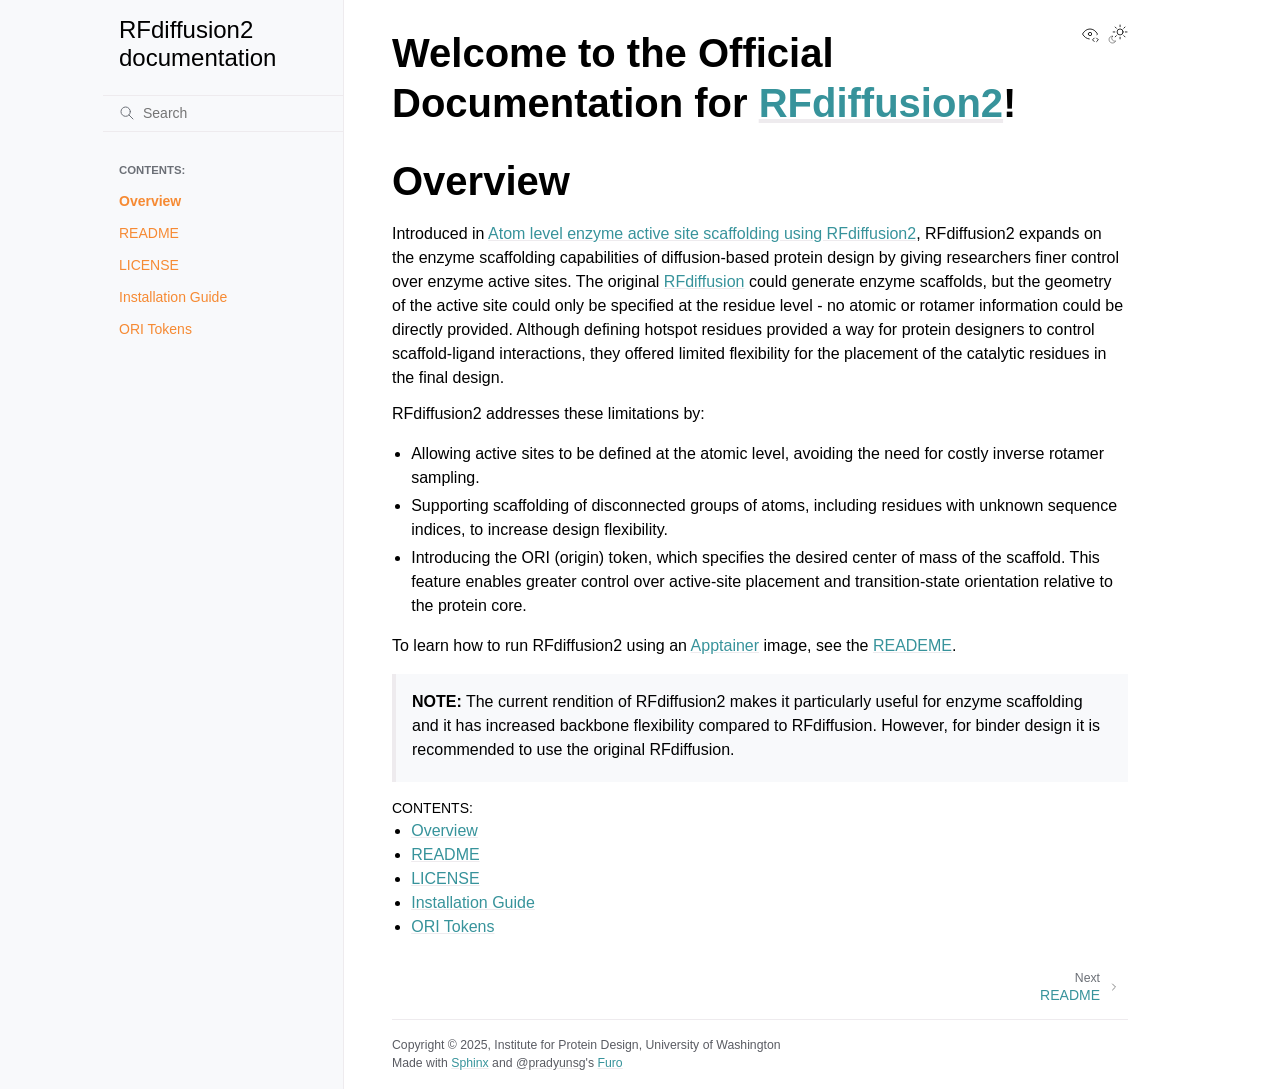
<file: index.html>
<!doctype html>
<html class="no-js" lang="en" data-content_root="./">
  <head><meta charset="utf-8">
    <meta name="viewport" content="width=device-width,initial-scale=1">
    <meta name="color-scheme" content="light dark"><meta name="viewport" content="width=device-width, initial-scale=1" />
<link rel="index" title="Index" href="genindex.html"><link rel="search" title="Search" href="search.html"><link rel="next" title="README" href="readme_link.html">

    <!-- Generated with Sphinx 9.1.0 and Furo 2025.12.19 -->
        <title>RFdiffusion2 documentation</title>
      <link rel="stylesheet" type="text/css" href="_static/pygments.css?v=acfd86a5" />
    <link rel="stylesheet" type="text/css" href="_static/styles/furo.css?v=7bdb33bb" />
    <link rel="stylesheet" type="text/css" href="_static/copybutton.css?v=76b2166b" />
    <link rel="stylesheet" type="text/css" href="_static/styles/furo-extensions.css?v=8dab3a3b" />
    
    


<style>
  body {
    --color-code-background: #f2f2f2;
  --color-code-foreground: #1e1e1e;
  --color-brand-primary: #F68A33;
  --color-brand-content: #37939B;
  --font-stack: Open Sans, sans-serif;
  --font-stack--headings: Open Sans, sans-serif;
  --color-background-hover: #DCE8E8ff;
  --color-announcement-background: #F68A33dd;
  --color-announcement-text: #070707;
  --color-brand-visited: #37939B;
  
  }
  @media not print {
    body[data-theme="dark"] {
      --color-code-background: #202020;
  --color-code-foreground: #d0d0d0;
  --color-brand-primary: #37939B;
  --color-brand-content: #F68A33;
  --font-stack: Open Sans, sans-serif;
  --font-stack--headings: Open Sans, sans-serif;
  --color-brand-visited: #37939B;
  
    }
    @media (prefers-color-scheme: dark) {
      body:not([data-theme="light"]) {
        --color-code-background: #202020;
  --color-code-foreground: #d0d0d0;
  --color-brand-primary: #37939B;
  --color-brand-content: #F68A33;
  --font-stack: Open Sans, sans-serif;
  --font-stack--headings: Open Sans, sans-serif;
  --color-brand-visited: #37939B;
  
      }
    }
  }
</style></head>
  <body>
    
    <script>
      document.body.dataset.theme = localStorage.getItem("theme") || "auto";
    </script>
    

<svg xmlns="http://www.w3.org/2000/svg" style="display: none;">
  <symbol id="svg-toc" viewBox="0 0 24 24">
    <title>Contents</title>
    <svg stroke="currentColor" fill="currentColor" stroke-width="0" viewBox="0 0 1024 1024">
      <path d="M408 442h480c4.4 0 8-3.6 8-8v-56c0-4.4-3.6-8-8-8H408c-4.4 0-8 3.6-8 8v56c0 4.4 3.6 8 8 8zm-8 204c0 4.4 3.6 8 8 8h480c4.4 0 8-3.6 8-8v-56c0-4.4-3.6-8-8-8H408c-4.4 0-8 3.6-8 8v56zm504-486H120c-4.4 0-8 3.6-8 8v56c0 4.4 3.6 8 8 8h784c4.4 0 8-3.6 8-8v-56c0-4.4-3.6-8-8-8zm0 632H120c-4.4 0-8 3.6-8 8v56c0 4.4 3.6 8 8 8h784c4.4 0 8-3.6 8-8v-56c0-4.4-3.6-8-8-8zM115.4 518.9L271.7 642c5.8 4.6 14.4.5 14.4-6.9V388.9c0-7.4-8.5-11.5-14.4-6.9L115.4 505.1a8.74 8.74 0 0 0 0 13.8z"/>
    </svg>
  </symbol>
  <symbol id="svg-menu" viewBox="0 0 24 24">
    <title>Menu</title>
    <svg xmlns="http://www.w3.org/2000/svg" viewBox="0 0 24 24" fill="none" stroke="currentColor"
      stroke-width="2" stroke-linecap="round" stroke-linejoin="round" class="feather-menu">
      <line x1="3" y1="12" x2="21" y2="12"></line>
      <line x1="3" y1="6" x2="21" y2="6"></line>
      <line x1="3" y1="18" x2="21" y2="18"></line>
    </svg>
  </symbol>
  <symbol id="svg-arrow-right" viewBox="0 0 24 24">
    <title>Expand</title>
    <svg xmlns="http://www.w3.org/2000/svg" viewBox="0 0 24 24" fill="none" stroke="currentColor"
      stroke-width="2" stroke-linecap="round" stroke-linejoin="round" class="feather-chevron-right">
      <polyline points="9 18 15 12 9 6"></polyline>
    </svg>
  </symbol>
  <symbol id="svg-sun" viewBox="0 0 24 24">
    <title>Light mode</title>
    <svg xmlns="http://www.w3.org/2000/svg" viewBox="0 0 24 24" fill="none" stroke="currentColor"
      stroke-width="1" stroke-linecap="round" stroke-linejoin="round" class="feather-sun">
      <circle cx="12" cy="12" r="5"></circle>
      <line x1="12" y1="1" x2="12" y2="3"></line>
      <line x1="12" y1="21" x2="12" y2="23"></line>
      <line x1="4.22" y1="4.22" x2="5.64" y2="5.64"></line>
      <line x1="18.36" y1="18.36" x2="19.78" y2="19.78"></line>
      <line x1="1" y1="12" x2="3" y2="12"></line>
      <line x1="21" y1="12" x2="23" y2="12"></line>
      <line x1="4.22" y1="19.78" x2="5.64" y2="18.36"></line>
      <line x1="18.36" y1="5.64" x2="19.78" y2="4.22"></line>
    </svg>
  </symbol>
  <symbol id="svg-moon" viewBox="0 0 24 24">
    <title>Dark mode</title>
    <svg xmlns="http://www.w3.org/2000/svg" viewBox="0 0 24 24" fill="none" stroke="currentColor"
      stroke-width="1" stroke-linecap="round" stroke-linejoin="round" class="icon-tabler-moon">
      <path stroke="none" d="M0 0h24v24H0z" fill="none" />
      <path d="M12 3c.132 0 .263 0 .393 0a7.5 7.5 0 0 0 7.92 12.446a9 9 0 1 1 -8.313 -12.454z" />
    </svg>
  </symbol>
  <symbol id="svg-sun-with-moon" viewBox="0 0 24 24">
    <title>Auto light/dark, in light mode</title>
    <svg xmlns="http://www.w3.org/2000/svg" viewBox="0 0 24 24" fill="none" stroke="currentColor"
      stroke-width="1" stroke-linecap="round" stroke-linejoin="round"
      class="icon-custom-derived-from-feather-sun-and-tabler-moon">
      <path style="opacity: 50%" d="M 5.411 14.504 C 5.471 14.504 5.532 14.504 5.591 14.504 C 3.639 16.319 4.383 19.569 6.931 20.352 C 7.693 20.586 8.512 20.551 9.25 20.252 C 8.023 23.207 4.056 23.725 2.11 21.184 C 0.166 18.642 1.702 14.949 4.874 14.536 C 5.051 14.512 5.231 14.5 5.411 14.5 L 5.411 14.504 Z"/>
      <line x1="14.5" y1="3.25" x2="14.5" y2="1.25"/>
      <line x1="14.5" y1="15.85" x2="14.5" y2="17.85"/>
      <line x1="10.044" y1="5.094" x2="8.63" y2="3.68"/>
      <line x1="19" y1="14.05" x2="20.414" y2="15.464"/>
      <line x1="8.2" y1="9.55" x2="6.2" y2="9.55"/>
      <line x1="20.8" y1="9.55" x2="22.8" y2="9.55"/>
      <line x1="10.044" y1="14.006" x2="8.63" y2="15.42"/>
      <line x1="19" y1="5.05" x2="20.414" y2="3.636"/>
      <circle cx="14.5" cy="9.55" r="3.6"/>
    </svg>
  </symbol>
  <symbol id="svg-moon-with-sun" viewBox="0 0 24 24">
    <title>Auto light/dark, in dark mode</title>
    <svg xmlns="http://www.w3.org/2000/svg" viewBox="0 0 24 24" fill="none" stroke="currentColor"
      stroke-width="1" stroke-linecap="round" stroke-linejoin="round"
      class="icon-custom-derived-from-feather-sun-and-tabler-moon">
      <path d="M 8.282 7.007 C 8.385 7.007 8.494 7.007 8.595 7.007 C 5.18 10.184 6.481 15.869 10.942 17.24 C 12.275 17.648 13.706 17.589 15 17.066 C 12.851 22.236 5.91 23.143 2.505 18.696 C -0.897 14.249 1.791 7.786 7.342 7.063 C 7.652 7.021 7.965 7 8.282 7 L 8.282 7.007 Z"/>
      <line style="opacity: 50%" x1="18" y1="3.705" x2="18" y2="2.5"/>
      <line style="opacity: 50%" x1="18" y1="11.295" x2="18" y2="12.5"/>
      <line style="opacity: 50%" x1="15.316" y1="4.816" x2="14.464" y2="3.964"/>
      <line style="opacity: 50%" x1="20.711" y1="10.212" x2="21.563" y2="11.063"/>
      <line style="opacity: 50%" x1="14.205" y1="7.5" x2="13.001" y2="7.5"/>
      <line style="opacity: 50%" x1="21.795" y1="7.5" x2="23" y2="7.5"/>
      <line style="opacity: 50%" x1="15.316" y1="10.184" x2="14.464" y2="11.036"/>
      <line style="opacity: 50%" x1="20.711" y1="4.789" x2="21.563" y2="3.937"/>
      <circle style="opacity: 50%" cx="18" cy="7.5" r="2.169"/>
    </svg>
  </symbol>
  <symbol id="svg-pencil" viewBox="0 0 24 24">
    <svg xmlns="http://www.w3.org/2000/svg" viewBox="0 0 24 24" fill="none" stroke="currentColor"
      stroke-width="1" stroke-linecap="round" stroke-linejoin="round" class="icon-tabler-pencil-code">
      <path d="M4 20h4l10.5 -10.5a2.828 2.828 0 1 0 -4 -4l-10.5 10.5v4" />
      <path d="M13.5 6.5l4 4" />
      <path d="M20 21l2 -2l-2 -2" />
      <path d="M17 17l-2 2l2 2" />
    </svg>
  </symbol>
  <symbol id="svg-eye" viewBox="0 0 24 24">
    <svg xmlns="http://www.w3.org/2000/svg" viewBox="0 0 24 24" fill="none" stroke="currentColor"
      stroke-width="1" stroke-linecap="round" stroke-linejoin="round" class="icon-tabler-eye-code">
      <path stroke="none" d="M0 0h24v24H0z" fill="none" />
      <path d="M10 12a2 2 0 1 0 4 0a2 2 0 0 0 -4 0" />
      <path
        d="M11.11 17.958c-3.209 -.307 -5.91 -2.293 -8.11 -5.958c2.4 -4 5.4 -6 9 -6c3.6 0 6.6 2 9 6c-.21 .352 -.427 .688 -.647 1.008" />
      <path d="M20 21l2 -2l-2 -2" />
      <path d="M17 17l-2 2l2 2" />
    </svg>
  </symbol>
</svg>

<input type="checkbox" class="sidebar-toggle" name="__navigation" id="__navigation" aria-label="Toggle site navigation sidebar">
<input type="checkbox" class="sidebar-toggle" name="__toc" id="__toc" aria-label="Toggle table of contents sidebar">
<label class="overlay sidebar-overlay" for="__navigation"></label>
<label class="overlay toc-overlay" for="__toc"></label>

<a class="skip-to-content muted-link" href="#furo-main-content">Skip to content</a>



<div class="page">
  <header class="mobile-header">
    <div class="header-left">
      <label class="nav-overlay-icon" for="__navigation">
        <span class="icon"><svg><use href="#svg-menu"></use></svg></span>
      </label>
    </div>
    <div class="header-center">
      <a href="#"><div class="brand">RFdiffusion2  documentation</div></a>
    </div>
    <div class="header-right">
      <div class="theme-toggle-container theme-toggle-header">
        <button class="theme-toggle" aria-label="Toggle Light / Dark / Auto color theme">
          <svg class="theme-icon-when-auto-light"><use href="#svg-sun-with-moon"></use></svg>
          <svg class="theme-icon-when-auto-dark"><use href="#svg-moon-with-sun"></use></svg>
          <svg class="theme-icon-when-dark"><use href="#svg-moon"></use></svg>
          <svg class="theme-icon-when-light"><use href="#svg-sun"></use></svg>
        </button>
      </div>
      <label class="toc-overlay-icon toc-header-icon no-toc" for="__toc">
        <span class="icon"><svg><use href="#svg-toc"></use></svg></span>
      </label>
    </div>
  </header>
  <aside class="sidebar-drawer">
    <div class="sidebar-container">
      
      <div class="sidebar-sticky"><a class="sidebar-brand" href="#">
  
  <span class="sidebar-brand-text">RFdiffusion2  documentation</span>
  
</a><form class="sidebar-search-container" method="get" action="search.html" role="search">
  <input class="sidebar-search" placeholder="Search" name="q" aria-label="Search">
  <input type="hidden" name="check_keywords" value="yes">
  <input type="hidden" name="area" value="default">
</form>
<div id="searchbox"></div><div class="sidebar-scroll"><div class="sidebar-tree">
  <p class="caption" role="heading"><span class="caption-text">Contents:</span></p>
<ul class="current">
<li class="toctree-l1 current current-page"><a class="current reference internal" href="#">Overview</a></li>
<li class="toctree-l1"><a class="reference internal" href="readme_link.html">README</a></li>
<li class="toctree-l1"><a class="reference internal" href="license_link.html">LICENSE</a></li>
<li class="toctree-l1"><a class="reference internal" href="installation.html">Installation Guide</a></li>
<li class="toctree-l1"><a class="reference internal" href="usage/ori_tokens.html">ORI Tokens</a></li>
</ul>

</div>
</div>

      </div>
      
    </div>
  </aside>
  <div class="main">
    <div class="content">
      <div class="article-container">
        <a href="#" class="back-to-top muted-link">
          <svg xmlns="http://www.w3.org/2000/svg" viewBox="0 0 24 24">
            <path d="M13 20h-2V8l-5.5 5.5-1.42-1.42L12 4.16l7.92 7.92-1.42 1.42L13 8v12z"></path>
          </svg>
          <span>Back to top</span>
        </a>
        <div class="content-icon-container">
          <div class="view-this-page">
  <a class="muted-link" href="_sources/index.rst.txt" title="View this page">
    <svg><use href="#svg-eye"></use></svg>
    <span class="visually-hidden">View this page</span>
  </a>
</div>
<div class="theme-toggle-container theme-toggle-content">
            <button class="theme-toggle" aria-label="Toggle Light / Dark / Auto color theme">
              <svg class="theme-icon-when-auto-light"><use href="#svg-sun-with-moon"></use></svg>
              <svg class="theme-icon-when-auto-dark"><use href="#svg-moon-with-sun"></use></svg>
              <svg class="theme-icon-when-dark"><use href="#svg-moon"></use></svg>
              <svg class="theme-icon-when-light"><use href="#svg-sun"></use></svg>
            </button>
          </div>
          <label class="toc-overlay-icon toc-content-icon no-toc" for="__toc">
            <span class="icon"><svg><use href="#svg-toc"></use></svg></span>
          </label>
        </div>
        <article role="main" id="furo-main-content">
          <section id="welcome-to-the-official-documentation-for-rfdiffusion2">
<h1>Welcome to the Official Documentation for <a class="reference external" href="https://github.com/RosettaCommons/RFdiffusion2">RFdiffusion2</a>!<a class="headerlink" href="#welcome-to-the-official-documentation-for-rfdiffusion2" title="Link to this heading">¶</a></h1>
</section>
<section id="overview">
<h1>Overview<a class="headerlink" href="#overview" title="Link to this heading">¶</a></h1>
<p>Introduced in <a class="reference external" href="https://www.biorxiv.org/content/10.1101/2025.04.09.648075v1">Atom level enzyme active site scaffolding using RFdiffusion2</a>, RFdiffusion2 expands on the enzyme scaffolding capabilities of diffusion-based protein design by giving researchers finer control over enzyme active sites.
The original <a class="reference external" href="https://github.com/RosettaCommons/RFdiffusion">RFdiffusion</a> could generate enzyme scaffolds, but the geometry of the active site could only be specified at the residue level - no atomic or rotamer information could be directly provided.
Although defining hotspot residues provided a way for protein designers to control scaffold-ligand interactions, they offered  limited flexibility for the placement of the catalytic residues in the final design.</p>
<p>RFdiffusion2 addresses these limitations by:</p>
<ul class="simple">
<li><p>Allowing active sites to be defined at the atomic level, avoiding the need for costly inverse rotamer sampling.</p></li>
<li><p>Supporting scaffolding of disconnected groups of atoms, including residues with unknown sequence indices, to increase design flexibility.</p></li>
<li><p>Introducing the ORI (origin) token, which specifies the desired center of mass of the scaffold. This feature enables greater control over active-site placement and transition-state orientation relative to the protein core.</p></li>
</ul>
<p>To learn how to run RFdiffusion2 using an <a class="reference external" href="https://apptainer.org/">Apptainer</a> image, see the <a class="reference external" href="readme_link.html">READEME</a>.</p>
<blockquote>
<div><p><strong>NOTE:</strong> The current rendition of RFdiffusion2 makes it particularly useful for enzyme scaffolding and it has increased backbone flexibility compared to RFdiffusion. However, for binder design it is recommended to use the original RFdiffusion.</p>
</div></blockquote>
<div class="toctree-wrapper compound">
<p class="caption" role="heading"><span class="caption-text">Contents:</span></p>
<ul class="current">
<li class="toctree-l1 current"><a class="current reference internal" href="#">Overview</a></li>
<li class="toctree-l1"><a class="reference internal" href="readme_link.html">README</a></li>
<li class="toctree-l1"><a class="reference internal" href="license_link.html">LICENSE</a></li>
<li class="toctree-l1"><a class="reference internal" href="installation.html">Installation Guide</a></li>
<li class="toctree-l1"><a class="reference internal" href="usage/ori_tokens.html">ORI Tokens</a></li>
</ul>
</div>
<div class="toctree-wrapper compound">
</div>
</section>

        </article>
      </div>
      <footer>
        
        <div class="related-pages">
          <a class="next-page" href="readme_link.html">
              <div class="page-info">
                <div class="context">
                  <span>Next</span>
                </div>
                <div class="title">README</div>
              </div>
              <svg class="furo-related-icon"><use href="#svg-arrow-right"></use></svg>
            </a>
          
        </div>
        <div class="bottom-of-page">
          <div class="left-details">
            <div class="copyright">
                Copyright &#169; 2025, Institute for Protein Design, University of Washington
            </div>
            Made with <a href="https://www.sphinx-doc.org/">Sphinx</a> and <a class="muted-link" href="https://pradyunsg.me">@pradyunsg</a>'s
            
            <a href="https://github.com/pradyunsg/furo">Furo</a>
            
          </div>
          <div class="right-details">
            
          </div>
        </div>
        
      </footer>
    </div>
    <aside class="toc-drawer no-toc">
      
      
      
    </aside>
  </div>
</div><script src="_static/documentation_options.js?v=5929fcd5"></script>
    <script src="_static/doctools.js?v=fd6eb6e6"></script>
    <script src="_static/sphinx_highlight.js?v=6ffebe34"></script>
    <script src="_static/scripts/furo.js?v=46bd48cc"></script>
    <script src="_static/clipboard.min.js?v=a7894cd8"></script>
    <script src="_static/copybutton.js?v=f281be69"></script>
    <script src="https://scripts.simpleanalyticscdn.com/latest.js"></script>
    </body>
</html>
</file>
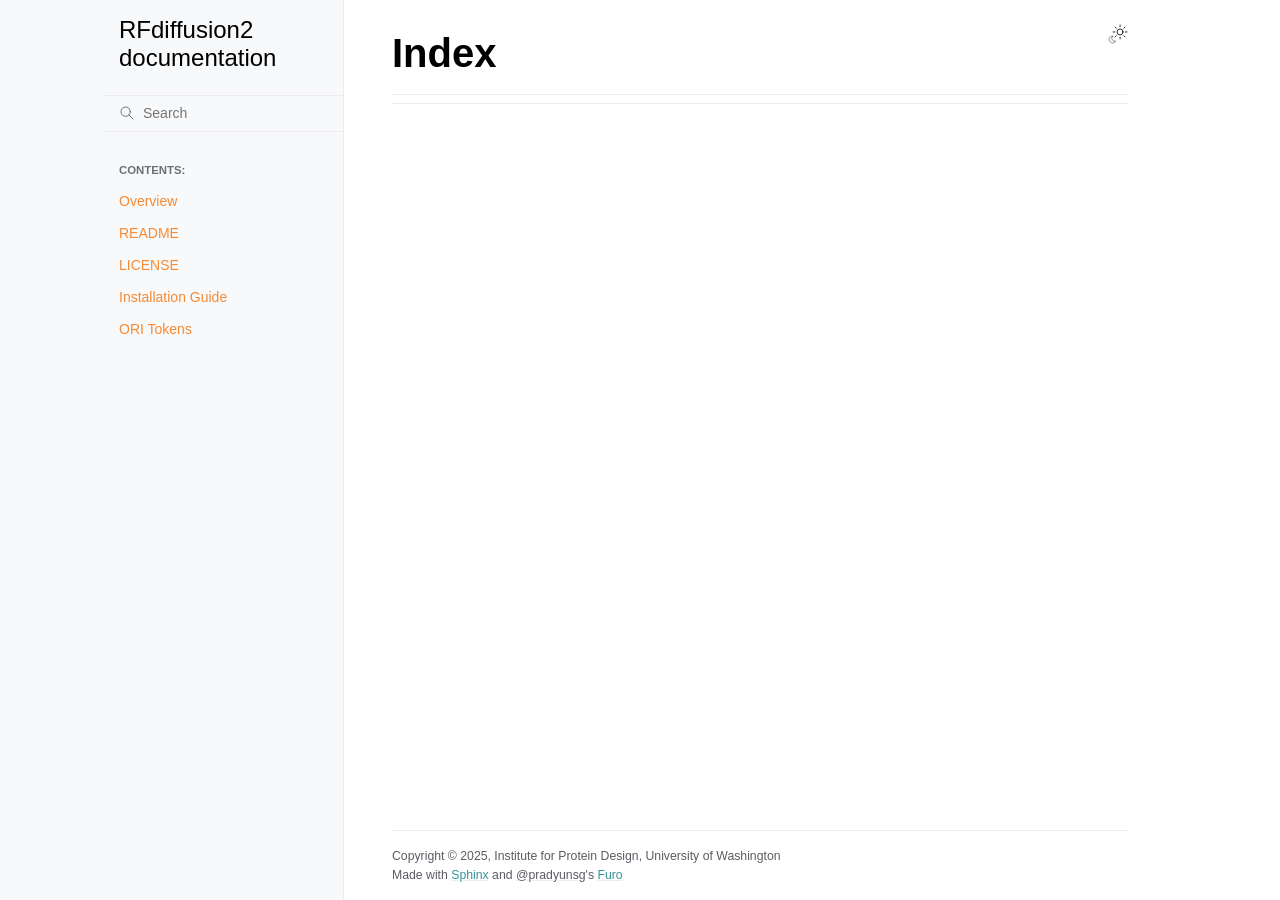
<file: genindex.html>
<!doctype html>
<html class="no-js" lang="en" data-content_root="./">
  <head><meta charset="utf-8">
    <meta name="viewport" content="width=device-width,initial-scale=1">
    <meta name="color-scheme" content="light dark"><link rel="index" title="Index" href="#"><link rel="search" title="Search" href="search.html">

    <!-- Generated with Sphinx 9.1.0 and Furo 2025.12.19 --><title>Index - RFdiffusion2 documentation</title>
<link rel="stylesheet" type="text/css" href="_static/pygments.css?v=acfd86a5" />
    <link rel="stylesheet" type="text/css" href="_static/styles/furo.css?v=7bdb33bb" />
    <link rel="stylesheet" type="text/css" href="_static/copybutton.css?v=76b2166b" />
    <link rel="stylesheet" type="text/css" href="_static/styles/furo-extensions.css?v=8dab3a3b" />
    
    


<style>
  body {
    --color-code-background: #f2f2f2;
  --color-code-foreground: #1e1e1e;
  --color-brand-primary: #F68A33;
  --color-brand-content: #37939B;
  --font-stack: Open Sans, sans-serif;
  --font-stack--headings: Open Sans, sans-serif;
  --color-background-hover: #DCE8E8ff;
  --color-announcement-background: #F68A33dd;
  --color-announcement-text: #070707;
  --color-brand-visited: #37939B;
  
  }
  @media not print {
    body[data-theme="dark"] {
      --color-code-background: #202020;
  --color-code-foreground: #d0d0d0;
  --color-brand-primary: #37939B;
  --color-brand-content: #F68A33;
  --font-stack: Open Sans, sans-serif;
  --font-stack--headings: Open Sans, sans-serif;
  --color-brand-visited: #37939B;
  
    }
    @media (prefers-color-scheme: dark) {
      body:not([data-theme="light"]) {
        --color-code-background: #202020;
  --color-code-foreground: #d0d0d0;
  --color-brand-primary: #37939B;
  --color-brand-content: #F68A33;
  --font-stack: Open Sans, sans-serif;
  --font-stack--headings: Open Sans, sans-serif;
  --color-brand-visited: #37939B;
  
      }
    }
  }
</style></head>
  <body>
    
    <script>
      document.body.dataset.theme = localStorage.getItem("theme") || "auto";
    </script>
    

<svg xmlns="http://www.w3.org/2000/svg" style="display: none;">
  <symbol id="svg-toc" viewBox="0 0 24 24">
    <title>Contents</title>
    <svg stroke="currentColor" fill="currentColor" stroke-width="0" viewBox="0 0 1024 1024">
      <path d="M408 442h480c4.4 0 8-3.6 8-8v-56c0-4.4-3.6-8-8-8H408c-4.4 0-8 3.6-8 8v56c0 4.4 3.6 8 8 8zm-8 204c0 4.4 3.6 8 8 8h480c4.4 0 8-3.6 8-8v-56c0-4.4-3.6-8-8-8H408c-4.4 0-8 3.6-8 8v56zm504-486H120c-4.4 0-8 3.6-8 8v56c0 4.4 3.6 8 8 8h784c4.4 0 8-3.6 8-8v-56c0-4.4-3.6-8-8-8zm0 632H120c-4.4 0-8 3.6-8 8v56c0 4.4 3.6 8 8 8h784c4.4 0 8-3.6 8-8v-56c0-4.4-3.6-8-8-8zM115.4 518.9L271.7 642c5.8 4.6 14.4.5 14.4-6.9V388.9c0-7.4-8.5-11.5-14.4-6.9L115.4 505.1a8.74 8.74 0 0 0 0 13.8z"/>
    </svg>
  </symbol>
  <symbol id="svg-menu" viewBox="0 0 24 24">
    <title>Menu</title>
    <svg xmlns="http://www.w3.org/2000/svg" viewBox="0 0 24 24" fill="none" stroke="currentColor"
      stroke-width="2" stroke-linecap="round" stroke-linejoin="round" class="feather-menu">
      <line x1="3" y1="12" x2="21" y2="12"></line>
      <line x1="3" y1="6" x2="21" y2="6"></line>
      <line x1="3" y1="18" x2="21" y2="18"></line>
    </svg>
  </symbol>
  <symbol id="svg-arrow-right" viewBox="0 0 24 24">
    <title>Expand</title>
    <svg xmlns="http://www.w3.org/2000/svg" viewBox="0 0 24 24" fill="none" stroke="currentColor"
      stroke-width="2" stroke-linecap="round" stroke-linejoin="round" class="feather-chevron-right">
      <polyline points="9 18 15 12 9 6"></polyline>
    </svg>
  </symbol>
  <symbol id="svg-sun" viewBox="0 0 24 24">
    <title>Light mode</title>
    <svg xmlns="http://www.w3.org/2000/svg" viewBox="0 0 24 24" fill="none" stroke="currentColor"
      stroke-width="1" stroke-linecap="round" stroke-linejoin="round" class="feather-sun">
      <circle cx="12" cy="12" r="5"></circle>
      <line x1="12" y1="1" x2="12" y2="3"></line>
      <line x1="12" y1="21" x2="12" y2="23"></line>
      <line x1="4.22" y1="4.22" x2="5.64" y2="5.64"></line>
      <line x1="18.36" y1="18.36" x2="19.78" y2="19.78"></line>
      <line x1="1" y1="12" x2="3" y2="12"></line>
      <line x1="21" y1="12" x2="23" y2="12"></line>
      <line x1="4.22" y1="19.78" x2="5.64" y2="18.36"></line>
      <line x1="18.36" y1="5.64" x2="19.78" y2="4.22"></line>
    </svg>
  </symbol>
  <symbol id="svg-moon" viewBox="0 0 24 24">
    <title>Dark mode</title>
    <svg xmlns="http://www.w3.org/2000/svg" viewBox="0 0 24 24" fill="none" stroke="currentColor"
      stroke-width="1" stroke-linecap="round" stroke-linejoin="round" class="icon-tabler-moon">
      <path stroke="none" d="M0 0h24v24H0z" fill="none" />
      <path d="M12 3c.132 0 .263 0 .393 0a7.5 7.5 0 0 0 7.92 12.446a9 9 0 1 1 -8.313 -12.454z" />
    </svg>
  </symbol>
  <symbol id="svg-sun-with-moon" viewBox="0 0 24 24">
    <title>Auto light/dark, in light mode</title>
    <svg xmlns="http://www.w3.org/2000/svg" viewBox="0 0 24 24" fill="none" stroke="currentColor"
      stroke-width="1" stroke-linecap="round" stroke-linejoin="round"
      class="icon-custom-derived-from-feather-sun-and-tabler-moon">
      <path style="opacity: 50%" d="M 5.411 14.504 C 5.471 14.504 5.532 14.504 5.591 14.504 C 3.639 16.319 4.383 19.569 6.931 20.352 C 7.693 20.586 8.512 20.551 9.25 20.252 C 8.023 23.207 4.056 23.725 2.11 21.184 C 0.166 18.642 1.702 14.949 4.874 14.536 C 5.051 14.512 5.231 14.5 5.411 14.5 L 5.411 14.504 Z"/>
      <line x1="14.5" y1="3.25" x2="14.5" y2="1.25"/>
      <line x1="14.5" y1="15.85" x2="14.5" y2="17.85"/>
      <line x1="10.044" y1="5.094" x2="8.63" y2="3.68"/>
      <line x1="19" y1="14.05" x2="20.414" y2="15.464"/>
      <line x1="8.2" y1="9.55" x2="6.2" y2="9.55"/>
      <line x1="20.8" y1="9.55" x2="22.8" y2="9.55"/>
      <line x1="10.044" y1="14.006" x2="8.63" y2="15.42"/>
      <line x1="19" y1="5.05" x2="20.414" y2="3.636"/>
      <circle cx="14.5" cy="9.55" r="3.6"/>
    </svg>
  </symbol>
  <symbol id="svg-moon-with-sun" viewBox="0 0 24 24">
    <title>Auto light/dark, in dark mode</title>
    <svg xmlns="http://www.w3.org/2000/svg" viewBox="0 0 24 24" fill="none" stroke="currentColor"
      stroke-width="1" stroke-linecap="round" stroke-linejoin="round"
      class="icon-custom-derived-from-feather-sun-and-tabler-moon">
      <path d="M 8.282 7.007 C 8.385 7.007 8.494 7.007 8.595 7.007 C 5.18 10.184 6.481 15.869 10.942 17.24 C 12.275 17.648 13.706 17.589 15 17.066 C 12.851 22.236 5.91 23.143 2.505 18.696 C -0.897 14.249 1.791 7.786 7.342 7.063 C 7.652 7.021 7.965 7 8.282 7 L 8.282 7.007 Z"/>
      <line style="opacity: 50%" x1="18" y1="3.705" x2="18" y2="2.5"/>
      <line style="opacity: 50%" x1="18" y1="11.295" x2="18" y2="12.5"/>
      <line style="opacity: 50%" x1="15.316" y1="4.816" x2="14.464" y2="3.964"/>
      <line style="opacity: 50%" x1="20.711" y1="10.212" x2="21.563" y2="11.063"/>
      <line style="opacity: 50%" x1="14.205" y1="7.5" x2="13.001" y2="7.5"/>
      <line style="opacity: 50%" x1="21.795" y1="7.5" x2="23" y2="7.5"/>
      <line style="opacity: 50%" x1="15.316" y1="10.184" x2="14.464" y2="11.036"/>
      <line style="opacity: 50%" x1="20.711" y1="4.789" x2="21.563" y2="3.937"/>
      <circle style="opacity: 50%" cx="18" cy="7.5" r="2.169"/>
    </svg>
  </symbol>
  <symbol id="svg-pencil" viewBox="0 0 24 24">
    <svg xmlns="http://www.w3.org/2000/svg" viewBox="0 0 24 24" fill="none" stroke="currentColor"
      stroke-width="1" stroke-linecap="round" stroke-linejoin="round" class="icon-tabler-pencil-code">
      <path d="M4 20h4l10.5 -10.5a2.828 2.828 0 1 0 -4 -4l-10.5 10.5v4" />
      <path d="M13.5 6.5l4 4" />
      <path d="M20 21l2 -2l-2 -2" />
      <path d="M17 17l-2 2l2 2" />
    </svg>
  </symbol>
  <symbol id="svg-eye" viewBox="0 0 24 24">
    <svg xmlns="http://www.w3.org/2000/svg" viewBox="0 0 24 24" fill="none" stroke="currentColor"
      stroke-width="1" stroke-linecap="round" stroke-linejoin="round" class="icon-tabler-eye-code">
      <path stroke="none" d="M0 0h24v24H0z" fill="none" />
      <path d="M10 12a2 2 0 1 0 4 0a2 2 0 0 0 -4 0" />
      <path
        d="M11.11 17.958c-3.209 -.307 -5.91 -2.293 -8.11 -5.958c2.4 -4 5.4 -6 9 -6c3.6 0 6.6 2 9 6c-.21 .352 -.427 .688 -.647 1.008" />
      <path d="M20 21l2 -2l-2 -2" />
      <path d="M17 17l-2 2l2 2" />
    </svg>
  </symbol>
</svg>

<input type="checkbox" class="sidebar-toggle" name="__navigation" id="__navigation" aria-label="Toggle site navigation sidebar">
<input type="checkbox" class="sidebar-toggle" name="__toc" id="__toc" aria-label="Toggle table of contents sidebar">
<label class="overlay sidebar-overlay" for="__navigation"></label>
<label class="overlay toc-overlay" for="__toc"></label>

<a class="skip-to-content muted-link" href="#furo-main-content">Skip to content</a>



<div class="page">
  <header class="mobile-header">
    <div class="header-left">
      <label class="nav-overlay-icon" for="__navigation">
        <span class="icon"><svg><use href="#svg-menu"></use></svg></span>
      </label>
    </div>
    <div class="header-center">
      <a href="index.html"><div class="brand">RFdiffusion2  documentation</div></a>
    </div>
    <div class="header-right">
      <div class="theme-toggle-container theme-toggle-header">
        <button class="theme-toggle" aria-label="Toggle Light / Dark / Auto color theme">
          <svg class="theme-icon-when-auto-light"><use href="#svg-sun-with-moon"></use></svg>
          <svg class="theme-icon-when-auto-dark"><use href="#svg-moon-with-sun"></use></svg>
          <svg class="theme-icon-when-dark"><use href="#svg-moon"></use></svg>
          <svg class="theme-icon-when-light"><use href="#svg-sun"></use></svg>
        </button>
      </div>
      <label class="toc-overlay-icon toc-header-icon no-toc" for="__toc">
        <span class="icon"><svg><use href="#svg-toc"></use></svg></span>
      </label>
    </div>
  </header>
  <aside class="sidebar-drawer">
    <div class="sidebar-container">
      
      <div class="sidebar-sticky"><a class="sidebar-brand" href="index.html">
  
  <span class="sidebar-brand-text">RFdiffusion2  documentation</span>
  
</a><form class="sidebar-search-container" method="get" action="search.html" role="search">
  <input class="sidebar-search" placeholder="Search" name="q" aria-label="Search">
  <input type="hidden" name="check_keywords" value="yes">
  <input type="hidden" name="area" value="default">
</form>
<div id="searchbox"></div><div class="sidebar-scroll"><div class="sidebar-tree">
  <p class="caption" role="heading"><span class="caption-text">Contents:</span></p>
<ul>
<li class="toctree-l1"><a class="reference internal" href="index.html">Overview</a></li>
<li class="toctree-l1"><a class="reference internal" href="readme_link.html">README</a></li>
<li class="toctree-l1"><a class="reference internal" href="license_link.html">LICENSE</a></li>
<li class="toctree-l1"><a class="reference internal" href="installation.html">Installation Guide</a></li>
<li class="toctree-l1"><a class="reference internal" href="usage/ori_tokens.html">ORI Tokens</a></li>
</ul>

</div>
</div>

      </div>
      
    </div>
  </aside>
  <div class="main">
    <div class="content">
      <div class="article-container">
        <a href="#" class="back-to-top muted-link">
          <svg xmlns="http://www.w3.org/2000/svg" viewBox="0 0 24 24">
            <path d="M13 20h-2V8l-5.5 5.5-1.42-1.42L12 4.16l7.92 7.92-1.42 1.42L13 8v12z"></path>
          </svg>
          <span>Back to top</span>
        </a>
        <div class="content-icon-container">
          <div class="theme-toggle-container theme-toggle-content">
            <button class="theme-toggle" aria-label="Toggle Light / Dark / Auto color theme">
              <svg class="theme-icon-when-auto-light"><use href="#svg-sun-with-moon"></use></svg>
              <svg class="theme-icon-when-auto-dark"><use href="#svg-moon-with-sun"></use></svg>
              <svg class="theme-icon-when-dark"><use href="#svg-moon"></use></svg>
              <svg class="theme-icon-when-light"><use href="#svg-sun"></use></svg>
            </button>
          </div>
          <label class="toc-overlay-icon toc-content-icon no-toc" for="__toc">
            <span class="icon"><svg><use href="#svg-toc"></use></svg></span>
          </label>
        </div>
        <article role="main" id="furo-main-content">
          
<section class="genindex-section">
  <h1 id="index">Index</h1>
  <div class="genindex-jumpbox"></div>
</section>

        </article>
      </div>
      <footer>
        
        <div class="related-pages">
          
          
        </div>
        <div class="bottom-of-page">
          <div class="left-details">
            <div class="copyright">
                Copyright &#169; 2025, Institute for Protein Design, University of Washington
            </div>
            Made with <a href="https://www.sphinx-doc.org/">Sphinx</a> and <a class="muted-link" href="https://pradyunsg.me">@pradyunsg</a>'s
            
            <a href="https://github.com/pradyunsg/furo">Furo</a>
            
          </div>
          <div class="right-details">
            
          </div>
        </div>
        
      </footer>
    </div>
    <aside class="toc-drawer no-toc">
      
      
      
    </aside>
  </div>
</div><script src="_static/documentation_options.js?v=5929fcd5"></script>
    <script src="_static/doctools.js?v=fd6eb6e6"></script>
    <script src="_static/sphinx_highlight.js?v=6ffebe34"></script>
    <script src="_static/scripts/furo.js?v=46bd48cc"></script>
    <script src="_static/clipboard.min.js?v=a7894cd8"></script>
    <script src="_static/copybutton.js?v=f281be69"></script>
    <script src="https://scripts.simpleanalyticscdn.com/latest.js"></script>
    </body>
</html>
</file>
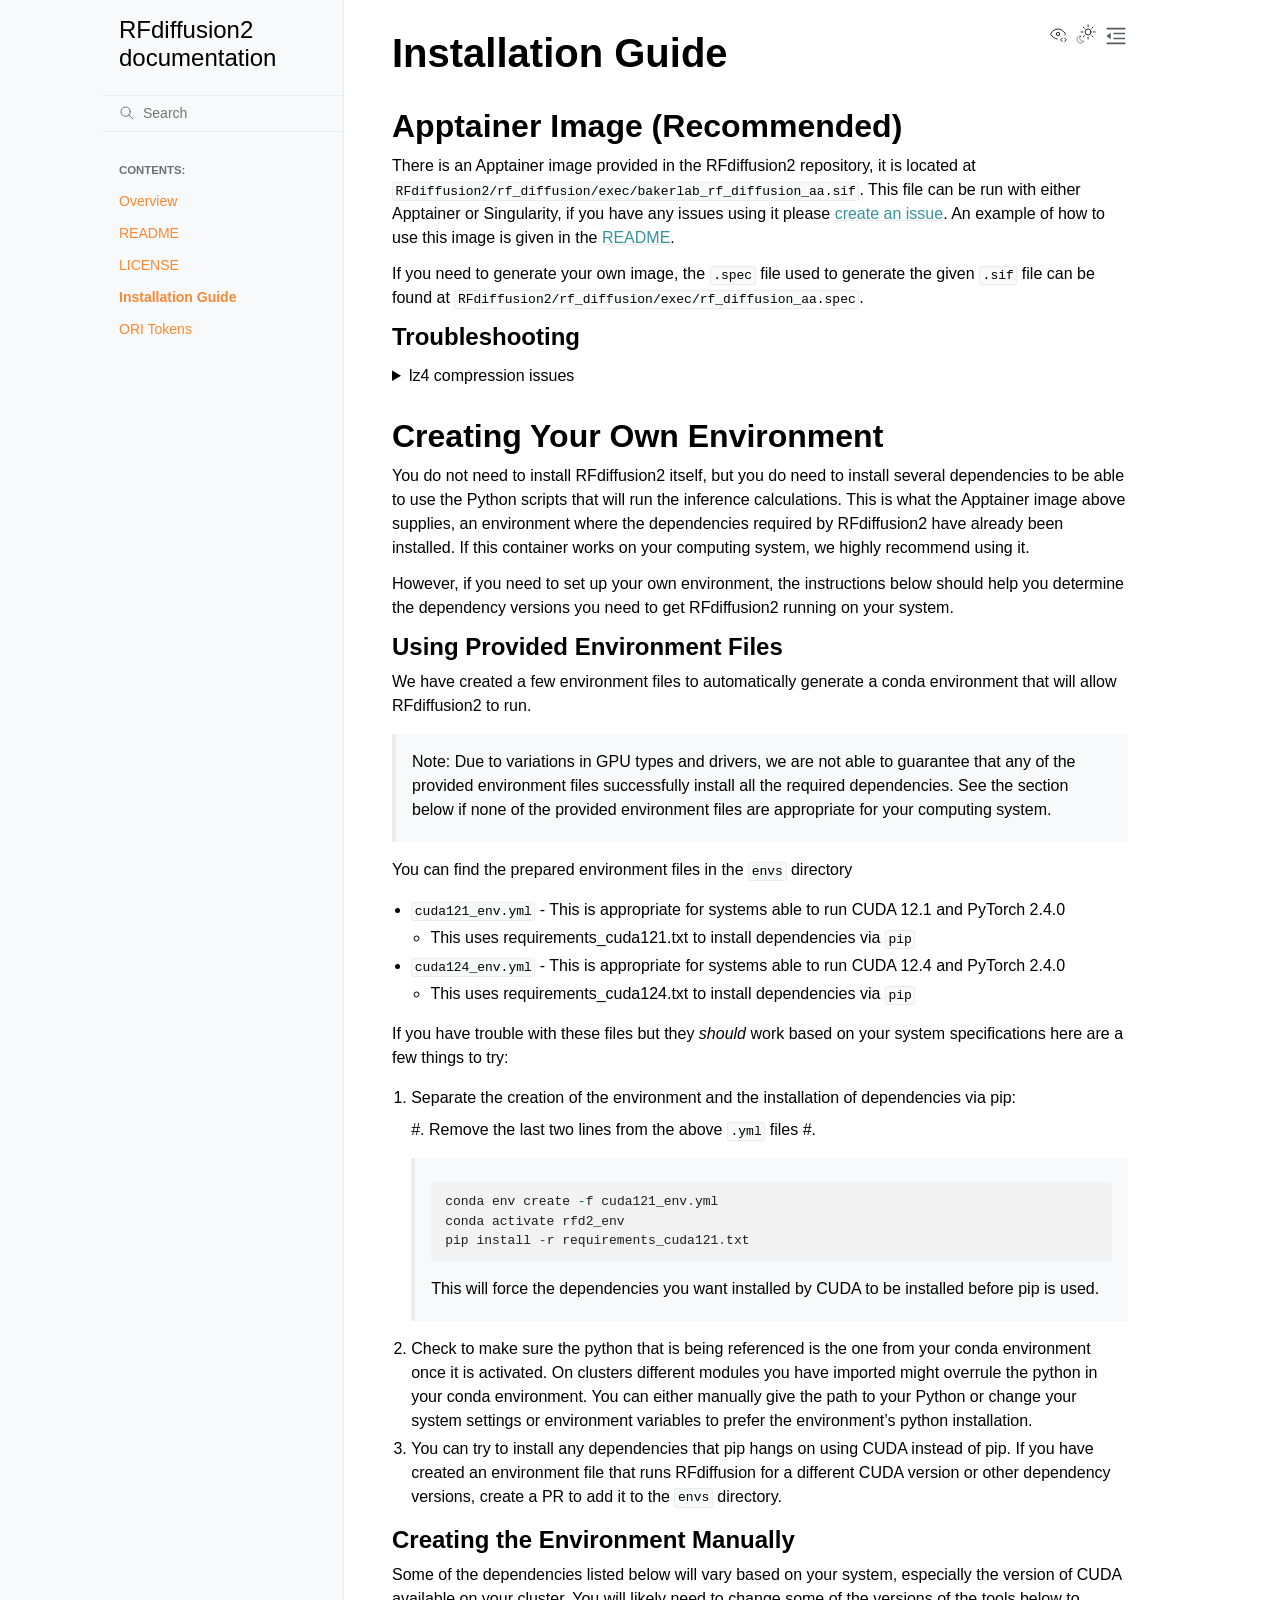
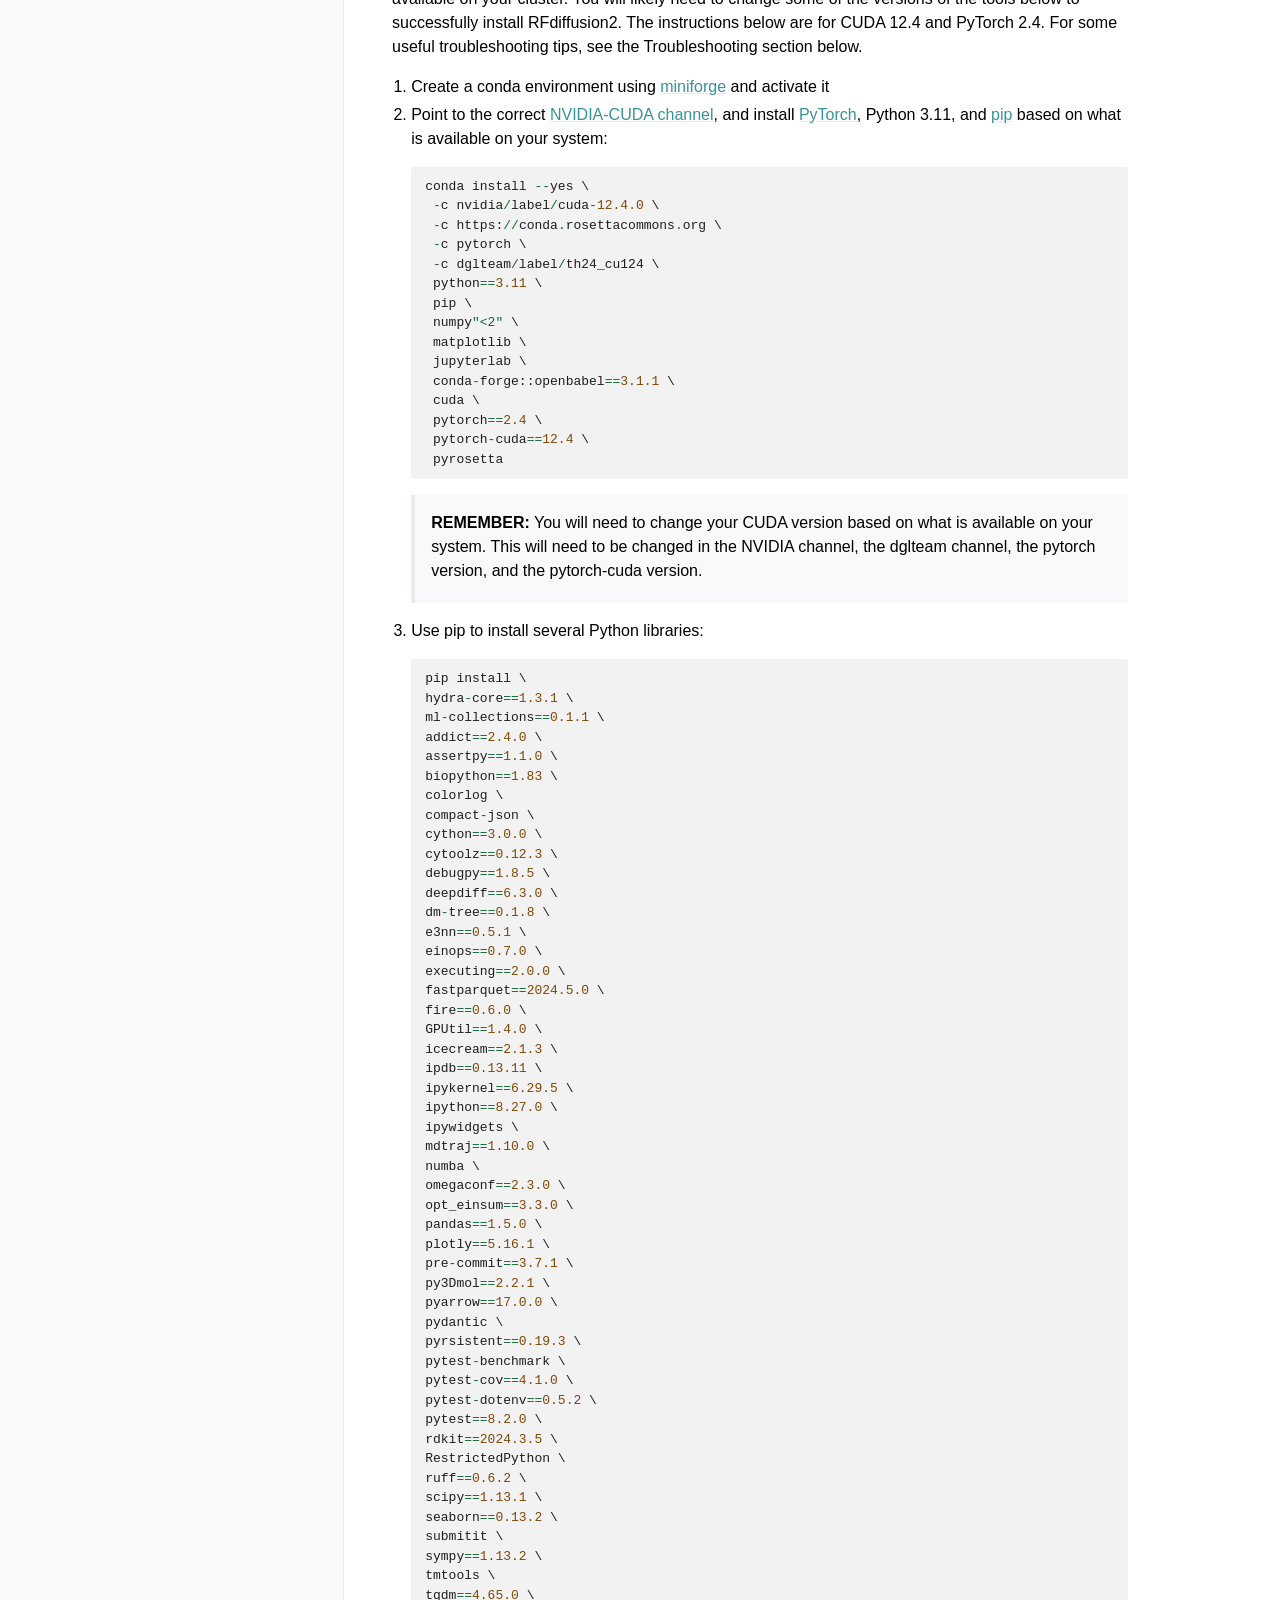
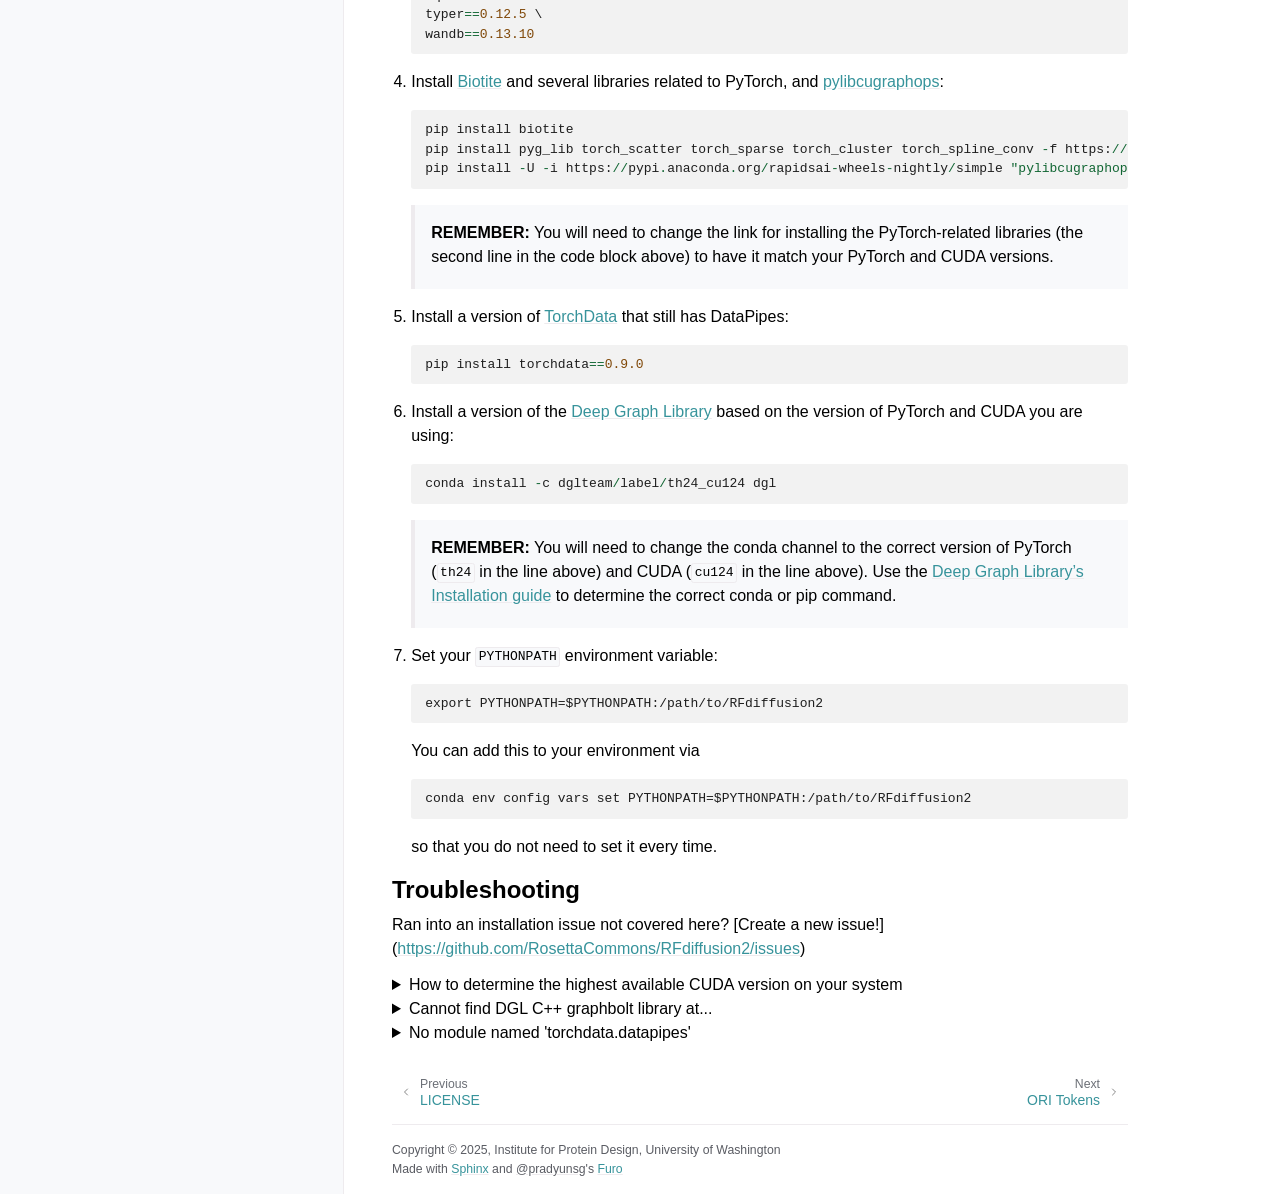
<file: installation.html>
<!doctype html>
<html class="no-js" lang="en" data-content_root="./">
  <head><meta charset="utf-8">
    <meta name="viewport" content="width=device-width,initial-scale=1">
    <meta name="color-scheme" content="light dark"><meta name="viewport" content="width=device-width, initial-scale=1" />
<link rel="index" title="Index" href="genindex.html"><link rel="search" title="Search" href="search.html"><link rel="next" title="ORI Tokens" href="usage/ori_tokens.html"><link rel="prev" title="LICENSE" href="license_link.html">

    <!-- Generated with Sphinx 9.1.0 and Furo 2025.12.19 -->
        <title>Installation Guide - RFdiffusion2 documentation</title>
      <link rel="stylesheet" type="text/css" href="_static/pygments.css?v=acfd86a5" />
    <link rel="stylesheet" type="text/css" href="_static/styles/furo.css?v=7bdb33bb" />
    <link rel="stylesheet" type="text/css" href="_static/copybutton.css?v=76b2166b" />
    <link rel="stylesheet" type="text/css" href="_static/styles/furo-extensions.css?v=8dab3a3b" />
    
    


<style>
  body {
    --color-code-background: #f2f2f2;
  --color-code-foreground: #1e1e1e;
  --color-brand-primary: #F68A33;
  --color-brand-content: #37939B;
  --font-stack: Open Sans, sans-serif;
  --font-stack--headings: Open Sans, sans-serif;
  --color-background-hover: #DCE8E8ff;
  --color-announcement-background: #F68A33dd;
  --color-announcement-text: #070707;
  --color-brand-visited: #37939B;
  
  }
  @media not print {
    body[data-theme="dark"] {
      --color-code-background: #202020;
  --color-code-foreground: #d0d0d0;
  --color-brand-primary: #37939B;
  --color-brand-content: #F68A33;
  --font-stack: Open Sans, sans-serif;
  --font-stack--headings: Open Sans, sans-serif;
  --color-brand-visited: #37939B;
  
    }
    @media (prefers-color-scheme: dark) {
      body:not([data-theme="light"]) {
        --color-code-background: #202020;
  --color-code-foreground: #d0d0d0;
  --color-brand-primary: #37939B;
  --color-brand-content: #F68A33;
  --font-stack: Open Sans, sans-serif;
  --font-stack--headings: Open Sans, sans-serif;
  --color-brand-visited: #37939B;
  
      }
    }
  }
</style></head>
  <body>
    
    <script>
      document.body.dataset.theme = localStorage.getItem("theme") || "auto";
    </script>
    

<svg xmlns="http://www.w3.org/2000/svg" style="display: none;">
  <symbol id="svg-toc" viewBox="0 0 24 24">
    <title>Contents</title>
    <svg stroke="currentColor" fill="currentColor" stroke-width="0" viewBox="0 0 1024 1024">
      <path d="M408 442h480c4.4 0 8-3.6 8-8v-56c0-4.4-3.6-8-8-8H408c-4.4 0-8 3.6-8 8v56c0 4.4 3.6 8 8 8zm-8 204c0 4.4 3.6 8 8 8h480c4.4 0 8-3.6 8-8v-56c0-4.4-3.6-8-8-8H408c-4.4 0-8 3.6-8 8v56zm504-486H120c-4.4 0-8 3.6-8 8v56c0 4.4 3.6 8 8 8h784c4.4 0 8-3.6 8-8v-56c0-4.4-3.6-8-8-8zm0 632H120c-4.4 0-8 3.6-8 8v56c0 4.4 3.6 8 8 8h784c4.4 0 8-3.6 8-8v-56c0-4.4-3.6-8-8-8zM115.4 518.9L271.7 642c5.8 4.6 14.4.5 14.4-6.9V388.9c0-7.4-8.5-11.5-14.4-6.9L115.4 505.1a8.74 8.74 0 0 0 0 13.8z"/>
    </svg>
  </symbol>
  <symbol id="svg-menu" viewBox="0 0 24 24">
    <title>Menu</title>
    <svg xmlns="http://www.w3.org/2000/svg" viewBox="0 0 24 24" fill="none" stroke="currentColor"
      stroke-width="2" stroke-linecap="round" stroke-linejoin="round" class="feather-menu">
      <line x1="3" y1="12" x2="21" y2="12"></line>
      <line x1="3" y1="6" x2="21" y2="6"></line>
      <line x1="3" y1="18" x2="21" y2="18"></line>
    </svg>
  </symbol>
  <symbol id="svg-arrow-right" viewBox="0 0 24 24">
    <title>Expand</title>
    <svg xmlns="http://www.w3.org/2000/svg" viewBox="0 0 24 24" fill="none" stroke="currentColor"
      stroke-width="2" stroke-linecap="round" stroke-linejoin="round" class="feather-chevron-right">
      <polyline points="9 18 15 12 9 6"></polyline>
    </svg>
  </symbol>
  <symbol id="svg-sun" viewBox="0 0 24 24">
    <title>Light mode</title>
    <svg xmlns="http://www.w3.org/2000/svg" viewBox="0 0 24 24" fill="none" stroke="currentColor"
      stroke-width="1" stroke-linecap="round" stroke-linejoin="round" class="feather-sun">
      <circle cx="12" cy="12" r="5"></circle>
      <line x1="12" y1="1" x2="12" y2="3"></line>
      <line x1="12" y1="21" x2="12" y2="23"></line>
      <line x1="4.22" y1="4.22" x2="5.64" y2="5.64"></line>
      <line x1="18.36" y1="18.36" x2="19.78" y2="19.78"></line>
      <line x1="1" y1="12" x2="3" y2="12"></line>
      <line x1="21" y1="12" x2="23" y2="12"></line>
      <line x1="4.22" y1="19.78" x2="5.64" y2="18.36"></line>
      <line x1="18.36" y1="5.64" x2="19.78" y2="4.22"></line>
    </svg>
  </symbol>
  <symbol id="svg-moon" viewBox="0 0 24 24">
    <title>Dark mode</title>
    <svg xmlns="http://www.w3.org/2000/svg" viewBox="0 0 24 24" fill="none" stroke="currentColor"
      stroke-width="1" stroke-linecap="round" stroke-linejoin="round" class="icon-tabler-moon">
      <path stroke="none" d="M0 0h24v24H0z" fill="none" />
      <path d="M12 3c.132 0 .263 0 .393 0a7.5 7.5 0 0 0 7.92 12.446a9 9 0 1 1 -8.313 -12.454z" />
    </svg>
  </symbol>
  <symbol id="svg-sun-with-moon" viewBox="0 0 24 24">
    <title>Auto light/dark, in light mode</title>
    <svg xmlns="http://www.w3.org/2000/svg" viewBox="0 0 24 24" fill="none" stroke="currentColor"
      stroke-width="1" stroke-linecap="round" stroke-linejoin="round"
      class="icon-custom-derived-from-feather-sun-and-tabler-moon">
      <path style="opacity: 50%" d="M 5.411 14.504 C 5.471 14.504 5.532 14.504 5.591 14.504 C 3.639 16.319 4.383 19.569 6.931 20.352 C 7.693 20.586 8.512 20.551 9.25 20.252 C 8.023 23.207 4.056 23.725 2.11 21.184 C 0.166 18.642 1.702 14.949 4.874 14.536 C 5.051 14.512 5.231 14.5 5.411 14.5 L 5.411 14.504 Z"/>
      <line x1="14.5" y1="3.25" x2="14.5" y2="1.25"/>
      <line x1="14.5" y1="15.85" x2="14.5" y2="17.85"/>
      <line x1="10.044" y1="5.094" x2="8.63" y2="3.68"/>
      <line x1="19" y1="14.05" x2="20.414" y2="15.464"/>
      <line x1="8.2" y1="9.55" x2="6.2" y2="9.55"/>
      <line x1="20.8" y1="9.55" x2="22.8" y2="9.55"/>
      <line x1="10.044" y1="14.006" x2="8.63" y2="15.42"/>
      <line x1="19" y1="5.05" x2="20.414" y2="3.636"/>
      <circle cx="14.5" cy="9.55" r="3.6"/>
    </svg>
  </symbol>
  <symbol id="svg-moon-with-sun" viewBox="0 0 24 24">
    <title>Auto light/dark, in dark mode</title>
    <svg xmlns="http://www.w3.org/2000/svg" viewBox="0 0 24 24" fill="none" stroke="currentColor"
      stroke-width="1" stroke-linecap="round" stroke-linejoin="round"
      class="icon-custom-derived-from-feather-sun-and-tabler-moon">
      <path d="M 8.282 7.007 C 8.385 7.007 8.494 7.007 8.595 7.007 C 5.18 10.184 6.481 15.869 10.942 17.24 C 12.275 17.648 13.706 17.589 15 17.066 C 12.851 22.236 5.91 23.143 2.505 18.696 C -0.897 14.249 1.791 7.786 7.342 7.063 C 7.652 7.021 7.965 7 8.282 7 L 8.282 7.007 Z"/>
      <line style="opacity: 50%" x1="18" y1="3.705" x2="18" y2="2.5"/>
      <line style="opacity: 50%" x1="18" y1="11.295" x2="18" y2="12.5"/>
      <line style="opacity: 50%" x1="15.316" y1="4.816" x2="14.464" y2="3.964"/>
      <line style="opacity: 50%" x1="20.711" y1="10.212" x2="21.563" y2="11.063"/>
      <line style="opacity: 50%" x1="14.205" y1="7.5" x2="13.001" y2="7.5"/>
      <line style="opacity: 50%" x1="21.795" y1="7.5" x2="23" y2="7.5"/>
      <line style="opacity: 50%" x1="15.316" y1="10.184" x2="14.464" y2="11.036"/>
      <line style="opacity: 50%" x1="20.711" y1="4.789" x2="21.563" y2="3.937"/>
      <circle style="opacity: 50%" cx="18" cy="7.5" r="2.169"/>
    </svg>
  </symbol>
  <symbol id="svg-pencil" viewBox="0 0 24 24">
    <svg xmlns="http://www.w3.org/2000/svg" viewBox="0 0 24 24" fill="none" stroke="currentColor"
      stroke-width="1" stroke-linecap="round" stroke-linejoin="round" class="icon-tabler-pencil-code">
      <path d="M4 20h4l10.5 -10.5a2.828 2.828 0 1 0 -4 -4l-10.5 10.5v4" />
      <path d="M13.5 6.5l4 4" />
      <path d="M20 21l2 -2l-2 -2" />
      <path d="M17 17l-2 2l2 2" />
    </svg>
  </symbol>
  <symbol id="svg-eye" viewBox="0 0 24 24">
    <svg xmlns="http://www.w3.org/2000/svg" viewBox="0 0 24 24" fill="none" stroke="currentColor"
      stroke-width="1" stroke-linecap="round" stroke-linejoin="round" class="icon-tabler-eye-code">
      <path stroke="none" d="M0 0h24v24H0z" fill="none" />
      <path d="M10 12a2 2 0 1 0 4 0a2 2 0 0 0 -4 0" />
      <path
        d="M11.11 17.958c-3.209 -.307 -5.91 -2.293 -8.11 -5.958c2.4 -4 5.4 -6 9 -6c3.6 0 6.6 2 9 6c-.21 .352 -.427 .688 -.647 1.008" />
      <path d="M20 21l2 -2l-2 -2" />
      <path d="M17 17l-2 2l2 2" />
    </svg>
  </symbol>
</svg>

<input type="checkbox" class="sidebar-toggle" name="__navigation" id="__navigation" aria-label="Toggle site navigation sidebar">
<input type="checkbox" class="sidebar-toggle" name="__toc" id="__toc" aria-label="Toggle table of contents sidebar">
<label class="overlay sidebar-overlay" for="__navigation"></label>
<label class="overlay toc-overlay" for="__toc"></label>

<a class="skip-to-content muted-link" href="#furo-main-content">Skip to content</a>



<div class="page">
  <header class="mobile-header">
    <div class="header-left">
      <label class="nav-overlay-icon" for="__navigation">
        <span class="icon"><svg><use href="#svg-menu"></use></svg></span>
      </label>
    </div>
    <div class="header-center">
      <a href="index.html"><div class="brand">RFdiffusion2  documentation</div></a>
    </div>
    <div class="header-right">
      <div class="theme-toggle-container theme-toggle-header">
        <button class="theme-toggle" aria-label="Toggle Light / Dark / Auto color theme">
          <svg class="theme-icon-when-auto-light"><use href="#svg-sun-with-moon"></use></svg>
          <svg class="theme-icon-when-auto-dark"><use href="#svg-moon-with-sun"></use></svg>
          <svg class="theme-icon-when-dark"><use href="#svg-moon"></use></svg>
          <svg class="theme-icon-when-light"><use href="#svg-sun"></use></svg>
        </button>
      </div>
      <label class="toc-overlay-icon toc-header-icon" for="__toc">
        <span class="icon"><svg><use href="#svg-toc"></use></svg></span>
      </label>
    </div>
  </header>
  <aside class="sidebar-drawer">
    <div class="sidebar-container">
      
      <div class="sidebar-sticky"><a class="sidebar-brand" href="index.html">
  
  <span class="sidebar-brand-text">RFdiffusion2  documentation</span>
  
</a><form class="sidebar-search-container" method="get" action="search.html" role="search">
  <input class="sidebar-search" placeholder="Search" name="q" aria-label="Search">
  <input type="hidden" name="check_keywords" value="yes">
  <input type="hidden" name="area" value="default">
</form>
<div id="searchbox"></div><div class="sidebar-scroll"><div class="sidebar-tree">
  <p class="caption" role="heading"><span class="caption-text">Contents:</span></p>
<ul class="current">
<li class="toctree-l1"><a class="reference internal" href="index.html">Overview</a></li>
<li class="toctree-l1"><a class="reference internal" href="readme_link.html">README</a></li>
<li class="toctree-l1"><a class="reference internal" href="license_link.html">LICENSE</a></li>
<li class="toctree-l1 current current-page"><a class="current reference internal" href="#">Installation Guide</a></li>
<li class="toctree-l1"><a class="reference internal" href="usage/ori_tokens.html">ORI Tokens</a></li>
</ul>

</div>
</div>

      </div>
      
    </div>
  </aside>
  <div class="main">
    <div class="content">
      <div class="article-container">
        <a href="#" class="back-to-top muted-link">
          <svg xmlns="http://www.w3.org/2000/svg" viewBox="0 0 24 24">
            <path d="M13 20h-2V8l-5.5 5.5-1.42-1.42L12 4.16l7.92 7.92-1.42 1.42L13 8v12z"></path>
          </svg>
          <span>Back to top</span>
        </a>
        <div class="content-icon-container">
          <div class="view-this-page">
  <a class="muted-link" href="_sources/installation.md.txt" title="View this page">
    <svg><use href="#svg-eye"></use></svg>
    <span class="visually-hidden">View this page</span>
  </a>
</div>
<div class="theme-toggle-container theme-toggle-content">
            <button class="theme-toggle" aria-label="Toggle Light / Dark / Auto color theme">
              <svg class="theme-icon-when-auto-light"><use href="#svg-sun-with-moon"></use></svg>
              <svg class="theme-icon-when-auto-dark"><use href="#svg-moon-with-sun"></use></svg>
              <svg class="theme-icon-when-dark"><use href="#svg-moon"></use></svg>
              <svg class="theme-icon-when-light"><use href="#svg-sun"></use></svg>
            </button>
          </div>
          <label class="toc-overlay-icon toc-content-icon" for="__toc">
            <span class="icon"><svg><use href="#svg-toc"></use></svg></span>
          </label>
        </div>
        <article role="main" id="furo-main-content">
          <section id="installation-guide">
<h1>Installation Guide<a class="headerlink" href="#installation-guide" title="Link to this heading">¶</a></h1>
<section id="apptainer-image-recommended">
<h2>Apptainer Image (Recommended)<a class="headerlink" href="#apptainer-image-recommended" title="Link to this heading">¶</a></h2>
<p>There is an Apptainer image provided in the RFdiffusion2 repository, it is located at <code class="docutils literal notranslate"><span class="pre">RFdiffusion2/rf_diffusion/exec/bakerlab_rf_diffusion_aa.sif</span></code>. This file can be run with either Apptainer or Singularity, if you have any issues using it please <a class="reference external" href="https://github.com/RosettaCommons/RFdiffusion2/issues">create an issue</a>. An example of how to use this image is given in the <a class="reference external" href="readme_link.html#inference">README</a>.</p>
<p>If you need to generate your own image, the <code class="docutils literal notranslate"><span class="pre">.spec</span></code> file used to generate the given <code class="docutils literal notranslate"><span class="pre">.sif</span></code> file can be found at <code class="docutils literal notranslate"><span class="pre">RFdiffusion2/rf_diffusion/exec/rf_diffusion_aa.spec</span></code>.</p>
<section id="troubleshooting">
<h3>Troubleshooting<a class="headerlink" href="#troubleshooting" title="Link to this heading">¶</a></h3>
<p><span class="raw-html-md"><a id="image_troubleshooting"></a></span></p>
<details>
<summary>lz4 compression issues</summary><p>Full error message you might see:</p>
<div class="highlight-default notranslate"><div class="highlight"><pre><span></span><span class="n">FATAL</span><span class="p">:</span> <span class="n">container</span> <span class="n">creation</span> <span class="n">failed</span><span class="p">:</span> <span class="n">mount</span> <span class="n">hook</span> <span class="n">function</span> <span class="n">failure</span><span class="p">:</span> <span class="n">mount</span> <span class="o">/</span><span class="n">proc</span><span class="o">/</span><span class="bp">self</span><span class="o">/</span><span class="n">fd</span><span class="o">/</span><span class="mi">3</span><span class="o">-&gt;/</span><span class="n">var</span><span class="o">/</span><span class="n">apptainer</span><span class="o">/</span><span class="n">mnt</span><span class="o">/</span><span class="n">session</span><span class="o">/</span><span class="n">rootfs</span> <span class="n">error</span><span class="p">:</span> <span class="k">while</span> <span class="n">mounting</span> <span class="n">image</span> <span class="o">/</span><span class="n">proc</span><span class="o">/</span><span class="bp">self</span><span class="o">/</span><span class="n">fd</span><span class="o">/</span><span class="mi">3</span><span class="p">:</span> <span class="n">squashfuse_ll</span> <span class="n">exited</span> <span class="k">with</span> <span class="n">status</span> <span class="mi">255</span><span class="p">:</span> <span class="n">Squashfs</span> <span class="n">image</span> <span class="n">uses</span> <span class="n">lz4</span> <span class="n">compression</span><span class="p">,</span> <span class="n">this</span> <span class="n">version</span> <span class="n">supports</span> <span class="n">only</span> <span class="n">zlib</span><span class="o">.</span>
</pre></div>
</div>
<p>Or you may see</p>
<div class="highlight-default notranslate"><div class="highlight"><pre><span></span><span class="n">FATAL</span><span class="p">:</span> <span class="n">kernel</span> <span class="n">reported</span> <span class="n">a</span> <span class="n">bad</span> <span class="n">superblock</span> <span class="k">for</span> <span class="n">squashfs</span> <span class="n">image</span> <span class="n">partition</span><span class="p">,</span><span class="n">possible</span> <span class="n">causes</span> <span class="n">are</span> <span class="n">that</span> <span class="n">your</span> <span class="n">kernel</span> <span class="n">doesn</span><span class="s1">&#39;t support the compression algorithm or the image is corrupted.</span>
</pre></div>
</div>
<p>To fix this issue you can rebuild the sif on your HPC cluster:</p>
<div class="highlight-default notranslate"><div class="highlight"><pre><span></span><span class="n">apptainer</span> <span class="n">build</span> <span class="o">--</span><span class="n">sandbox</span> <span class="n">rfd2_sandbox</span> <span class="o">/</span><span class="n">path</span><span class="o">/</span><span class="n">to</span><span class="o">/</span><span class="n">bakerlab_rf_diffusion_aa</span><span class="o">.</span><span class="n">sif</span>
<span class="n">apptainer</span> <span class="n">build</span> <span class="n">rfd2_zlib</span><span class="o">.</span><span class="n">sif</span> <span class="n">rfd2_sandbox</span>
</pre></div>
</div>
<p>Thank you to those who posted in <a class="reference external" href="https://github.com/RosettaCommons/RFdiffusion2/issues/10">Issue 10</a> for reporting this problem and documenting a
solution.</p>
</details></section>
</section>
<section id="creating-your-own-environment">
<h2>Creating Your Own Environment<a class="headerlink" href="#creating-your-own-environment" title="Link to this heading">¶</a></h2>
<p>You do not need to install RFdiffusion2 itself, but you do need to install several dependencies to be able to use the Python scripts that will run the inference calculations.
This is what the Apptainer image above supplies, an environment where the dependencies required by RFdiffusion2 have already been installed.
If this container works on your computing system, we highly recommend using it.</p>
<p>However, if you need to set up your own environment, the instructions below should help you determine the dependency versions you need to get RFdiffusion2 running on your system.</p>
<section id="using-provided-environment-files">
<h3>Using Provided Environment Files<a class="headerlink" href="#using-provided-environment-files" title="Link to this heading">¶</a></h3>
<p>We have created a few environment files to automatically generate a conda environment that will allow RFdiffusion2 to run.</p>
<blockquote>
<div><p>Note: Due to variations in GPU types and drivers, we are not able to guarantee that any of the provided environment files successfully install all the required dependencies. See the section below if none of the provided environment files are appropriate for your computing system.</p>
</div></blockquote>
<p>You can find the prepared environment files in the <code class="docutils literal notranslate"><span class="pre">envs</span></code> directory</p>
<ul class="simple">
<li><p><code class="docutils literal notranslate"><span class="pre">cuda121_env.yml</span></code> - This is appropriate for systems able to run CUDA 12.1 and PyTorch 2.4.0</p>
<ul>
<li><p>This uses requirements_cuda121.txt to install dependencies via <code class="docutils literal notranslate"><span class="pre">pip</span></code></p></li>
</ul>
</li>
<li><p><code class="docutils literal notranslate"><span class="pre">cuda124_env.yml</span></code> - This is appropriate for systems able to run CUDA 12.4 and PyTorch 2.4.0</p>
<ul>
<li><p>This uses requirements_cuda124.txt to install dependencies via <code class="docutils literal notranslate"><span class="pre">pip</span></code></p></li>
</ul>
</li>
</ul>
<p>If you have trouble with these files but they <em>should</em> work based on your system specifications here are a few things to try:</p>
<ol class="arabic">
<li><p>Separate the creation of the environment and the installation of dependencies via pip:</p>
<p>#. Remove the last two lines from the above <code class="docutils literal notranslate"><span class="pre">.yml</span></code> files
#.</p>
<blockquote>
<div><div class="highlight-default notranslate"><div class="highlight"><pre><span></span><span class="n">conda</span> <span class="n">env</span> <span class="n">create</span> <span class="o">-</span><span class="n">f</span> <span class="n">cuda121_env</span><span class="o">.</span><span class="n">yml</span>
<span class="n">conda</span> <span class="n">activate</span> <span class="n">rfd2_env</span>
<span class="n">pip</span> <span class="n">install</span> <span class="o">-</span><span class="n">r</span> <span class="n">requirements_cuda121</span><span class="o">.</span><span class="n">txt</span>
</pre></div>
</div>
<p>This will force the dependencies you want installed by CUDA to be installed before pip is used.</p>
</div></blockquote>
</li>
<li><p>Check to make sure the python that is being referenced is the one from your conda environment once it is activated. On clusters different modules you have imported might overrule the python in your conda environment. You can either manually give the path to your Python or change your system settings or environment variables to prefer the environment’s python installation.</p></li>
<li><p>You can try to install any dependencies that pip hangs on using CUDA instead of pip.
If you have created an environment file that runs RFdiffusion for a different CUDA version or other dependency versions, create a PR to add it to the <code class="docutils literal notranslate"><span class="pre">envs</span></code> directory.</p></li>
</ol>
</section>
<section id="creating-the-environment-manually">
<h3>Creating the Environment Manually<a class="headerlink" href="#creating-the-environment-manually" title="Link to this heading">¶</a></h3>
<p>Some of the dependencies listed below will vary based on your system, especially the version of CUDA available on your cluster.
You will likely need to change some of the versions of the tools below to successfully install RFdiffusion2.
The instructions below are for CUDA 12.4 and PyTorch 2.4.
For some useful troubleshooting tips, see the <span class="xref std std-ref">Troubleshooting</span> section below.</p>
<ol class="arabic">
<li><p>Create a conda environment using <a class="reference external" href="https://github.com/conda-forge/miniforge">miniforge</a> and activate it</p></li>
<li><p>Point to the correct <a class="reference external" href="https://anaconda.org/nvidia/cuda/labels">NVIDIA-CUDA channel</a>,  and install <a class="reference external" href="https://pytorch.org/">PyTorch</a>, Python 3.11, and <a class="reference external" href="https://pip.pypa.io/en/latest/">pip</a> based on what is available on your system:</p>
<div class="highlight-default notranslate"><div class="highlight"><pre><span></span><span class="n">conda</span> <span class="n">install</span> <span class="o">--</span><span class="n">yes</span> \
 <span class="o">-</span><span class="n">c</span> <span class="n">nvidia</span><span class="o">/</span><span class="n">label</span><span class="o">/</span><span class="n">cuda</span><span class="o">-</span><span class="mf">12.4.0</span> \
 <span class="o">-</span><span class="n">c</span> <span class="n">https</span><span class="p">:</span><span class="o">//</span><span class="n">conda</span><span class="o">.</span><span class="n">rosettacommons</span><span class="o">.</span><span class="n">org</span> \
 <span class="o">-</span><span class="n">c</span> <span class="n">pytorch</span> \
 <span class="o">-</span><span class="n">c</span> <span class="n">dglteam</span><span class="o">/</span><span class="n">label</span><span class="o">/</span><span class="n">th24_cu124</span> \
 <span class="n">python</span><span class="o">==</span><span class="mf">3.11</span> \
 <span class="n">pip</span> \
 <span class="n">numpy</span><span class="s2">&quot;&lt;2&quot;</span> \
 <span class="n">matplotlib</span> \
 <span class="n">jupyterlab</span> \
 <span class="n">conda</span><span class="o">-</span><span class="n">forge</span><span class="p">::</span><span class="n">openbabel</span><span class="o">==</span><span class="mf">3.1.1</span> \
 <span class="n">cuda</span> \
 <span class="n">pytorch</span><span class="o">==</span><span class="mf">2.4</span> \
 <span class="n">pytorch</span><span class="o">-</span><span class="n">cuda</span><span class="o">==</span><span class="mf">12.4</span> \
 <span class="n">pyrosetta</span>
</pre></div>
</div>
<blockquote>
<div><p><strong>REMEMBER:</strong> You will need to change your CUDA version based on what is available on your system. This will need to be changed in the
NVIDIA channel, the dglteam channel, the pytorch version, and the pytorch-cuda version.</p>
</div></blockquote>
</li>
<li><p>Use pip to install several Python libraries:</p>
<div class="highlight-default notranslate"><div class="highlight"><pre><span></span><span class="n">pip</span> <span class="n">install</span> \
<span class="n">hydra</span><span class="o">-</span><span class="n">core</span><span class="o">==</span><span class="mf">1.3.1</span> \
<span class="n">ml</span><span class="o">-</span><span class="n">collections</span><span class="o">==</span><span class="mf">0.1.1</span> \
<span class="n">addict</span><span class="o">==</span><span class="mf">2.4.0</span> \
<span class="n">assertpy</span><span class="o">==</span><span class="mf">1.1.0</span> \
<span class="n">biopython</span><span class="o">==</span><span class="mf">1.83</span> \
<span class="n">colorlog</span> \
<span class="n">compact</span><span class="o">-</span><span class="n">json</span> \
<span class="n">cython</span><span class="o">==</span><span class="mf">3.0.0</span> \
<span class="n">cytoolz</span><span class="o">==</span><span class="mf">0.12.3</span> \
<span class="n">debugpy</span><span class="o">==</span><span class="mf">1.8.5</span> \
<span class="n">deepdiff</span><span class="o">==</span><span class="mf">6.3.0</span> \
<span class="n">dm</span><span class="o">-</span><span class="n">tree</span><span class="o">==</span><span class="mf">0.1.8</span> \
<span class="n">e3nn</span><span class="o">==</span><span class="mf">0.5.1</span> \
<span class="n">einops</span><span class="o">==</span><span class="mf">0.7.0</span> \
<span class="n">executing</span><span class="o">==</span><span class="mf">2.0.0</span> \
<span class="n">fastparquet</span><span class="o">==</span><span class="mf">2024.5.0</span> \
<span class="n">fire</span><span class="o">==</span><span class="mf">0.6.0</span> \
<span class="n">GPUtil</span><span class="o">==</span><span class="mf">1.4.0</span> \
<span class="n">icecream</span><span class="o">==</span><span class="mf">2.1.3</span> \
<span class="n">ipdb</span><span class="o">==</span><span class="mf">0.13.11</span> \
<span class="n">ipykernel</span><span class="o">==</span><span class="mf">6.29.5</span> \
<span class="n">ipython</span><span class="o">==</span><span class="mf">8.27.0</span> \
<span class="n">ipywidgets</span> \
<span class="n">mdtraj</span><span class="o">==</span><span class="mf">1.10.0</span> \
<span class="n">numba</span> \
<span class="n">omegaconf</span><span class="o">==</span><span class="mf">2.3.0</span> \
<span class="n">opt_einsum</span><span class="o">==</span><span class="mf">3.3.0</span> \
<span class="n">pandas</span><span class="o">==</span><span class="mf">1.5.0</span> \
<span class="n">plotly</span><span class="o">==</span><span class="mf">5.16.1</span> \
<span class="n">pre</span><span class="o">-</span><span class="n">commit</span><span class="o">==</span><span class="mf">3.7.1</span> \
<span class="n">py3Dmol</span><span class="o">==</span><span class="mf">2.2.1</span> \
<span class="n">pyarrow</span><span class="o">==</span><span class="mf">17.0.0</span> \
<span class="n">pydantic</span> \
<span class="n">pyrsistent</span><span class="o">==</span><span class="mf">0.19.3</span> \
<span class="n">pytest</span><span class="o">-</span><span class="n">benchmark</span> \
<span class="n">pytest</span><span class="o">-</span><span class="n">cov</span><span class="o">==</span><span class="mf">4.1.0</span> \
<span class="n">pytest</span><span class="o">-</span><span class="n">dotenv</span><span class="o">==</span><span class="mf">0.5.2</span> \
<span class="n">pytest</span><span class="o">==</span><span class="mf">8.2.0</span> \
<span class="n">rdkit</span><span class="o">==</span><span class="mf">2024.3.5</span> \
<span class="n">RestrictedPython</span> \
<span class="n">ruff</span><span class="o">==</span><span class="mf">0.6.2</span> \
<span class="n">scipy</span><span class="o">==</span><span class="mf">1.13.1</span> \
<span class="n">seaborn</span><span class="o">==</span><span class="mf">0.13.2</span> \
<span class="n">submitit</span> \
<span class="n">sympy</span><span class="o">==</span><span class="mf">1.13.2</span> \
<span class="n">tmtools</span> \
<span class="n">tqdm</span><span class="o">==</span><span class="mf">4.65.0</span> \
<span class="n">typer</span><span class="o">==</span><span class="mf">0.12.5</span> \
<span class="n">wandb</span><span class="o">==</span><span class="mf">0.13.10</span>
</pre></div>
</div>
</li>
<li><p>Install <a class="reference external" href="https://www.biotite-python.org/latest/index.html">Biotite</a> and several libraries related to PyTorch, and <a class="reference external" href="https://pypi.org/project/pylibcugraphops-cu12/">pylibcugraphops</a>:</p>
<div class="highlight-default notranslate"><div class="highlight"><pre><span></span><span class="n">pip</span> <span class="n">install</span> <span class="n">biotite</span>
<span class="n">pip</span> <span class="n">install</span> <span class="n">pyg_lib</span> <span class="n">torch_scatter</span> <span class="n">torch_sparse</span> <span class="n">torch_cluster</span> <span class="n">torch_spline_conv</span> <span class="o">-</span><span class="n">f</span> <span class="n">https</span><span class="p">:</span><span class="o">//</span><span class="n">data</span><span class="o">.</span><span class="n">pyg</span><span class="o">.</span><span class="n">org</span><span class="o">/</span><span class="n">whl</span><span class="o">/</span><span class="n">torch</span><span class="o">-</span><span class="mf">2.4.0</span><span class="o">+</span><span class="n">cu124</span><span class="o">.</span><span class="n">html</span>
<span class="n">pip</span> <span class="n">install</span> <span class="o">-</span><span class="n">U</span> <span class="o">-</span><span class="n">i</span> <span class="n">https</span><span class="p">:</span><span class="o">//</span><span class="n">pypi</span><span class="o">.</span><span class="n">anaconda</span><span class="o">.</span><span class="n">org</span><span class="o">/</span><span class="n">rapidsai</span><span class="o">-</span><span class="n">wheels</span><span class="o">-</span><span class="n">nightly</span><span class="o">/</span><span class="n">simple</span> <span class="s2">&quot;pylibcugraphops-cu12&gt;=24.6.0a24&quot;</span>
</pre></div>
</div>
<blockquote>
<div><p><strong>REMEMBER:</strong> You will need to change the link for installing the PyTorch-related libraries (the second line in the code block above) to have it match your PyTorch and CUDA versions.</p>
</div></blockquote>
</li>
<li><p>Install a version of <a class="reference external" href="https://pypi.org/project/torchdata/#what-is-torchdata">TorchData</a> that still has DataPipes:</p>
<div class="highlight-default notranslate"><div class="highlight"><pre><span></span><span class="n">pip</span> <span class="n">install</span> <span class="n">torchdata</span><span class="o">==</span><span class="mf">0.9.0</span>
</pre></div>
</div>
</li>
<li><p>Install a version of the <a class="reference external" href="https://www.dgl.ai/pages/start.html">Deep Graph Library</a> based on the version of PyTorch and CUDA you are using:</p>
<div class="highlight-default notranslate"><div class="highlight"><pre><span></span><span class="n">conda</span> <span class="n">install</span> <span class="o">-</span><span class="n">c</span> <span class="n">dglteam</span><span class="o">/</span><span class="n">label</span><span class="o">/</span><span class="n">th24_cu124</span> <span class="n">dgl</span>
</pre></div>
</div>
<blockquote>
<div><p><strong>REMEMBER:</strong> You will need to change the conda channel to the correct version of PyTorch (<code class="docutils literal notranslate"><span class="pre">th24</span></code> in the line above) and CUDA (<code class="docutils literal notranslate"><span class="pre">cu124</span></code> in the line above). Use the <a class="reference external" href="https://www.dgl.ai/pages/start.html">Deep Graph Library’s Installation guide</a> to determine the correct conda or pip command.</p>
</div></blockquote>
</li>
<li><p>Set your <code class="docutils literal notranslate"><span class="pre">PYTHONPATH</span></code> environment variable:</p>
<div class="highlight-default notranslate"><div class="highlight"><pre><span></span>export PYTHONPATH=$PYTHONPATH:/path/to/RFdiffusion2
</pre></div>
</div>
<p>You can add this to your environment via</p>
<div class="highlight-default notranslate"><div class="highlight"><pre><span></span>conda env config vars set PYTHONPATH=$PYTHONPATH:/path/to/RFdiffusion2
</pre></div>
</div>
<p>so that you do not need to set it every time.</p>
</li>
</ol>
</section>
<section id="id1">
<span id="id2"></span><h3>Troubleshooting<a class="headerlink" href="#id1" title="Link to this heading">¶</a></h3>
<p><span class="raw-html-md"><a id="install_troubleshooting"></a></span>
Ran into an installation issue not covered here? [Create a new issue!](<a class="reference external" href="https://github.com/RosettaCommons/RFdiffusion2/issues">https://github.com/RosettaCommons/RFdiffusion2/issues</a>)</p>
<details>
<summary>How to determine the highest available CUDA version on your system</summary><p>The <code class="docutils literal notranslate"><span class="pre">nvidia-smi</span></code> command will print out information about the available GPUs you can access on your cluster.
The first line in the result will look something like:</p>
<div class="highlight-default notranslate"><div class="highlight"><pre><span></span><span class="o">+---------------------------------------------------------------------------------------+</span>
<span class="o">|</span> <span class="n">NVIDIA</span><span class="o">-</span><span class="n">SMI</span> <span class="mf">535.230.02</span>             <span class="n">Driver</span> <span class="n">Version</span><span class="p">:</span> <span class="mf">535.230.02</span>   <span class="n">CUDA</span> <span class="n">Version</span><span class="p">:</span> <span class="mf">12.2</span>     <span class="o">|</span>
<span class="o">|-----------------------------------------+----------------------+----------------------+</span>
</pre></div>
</div>
<p>Here, this means that this system can only support up to CUDA 12.2. However, if you look at the possible <a class="reference external" href="https://pytorch.org/get-started/previous-versions/">PyTorch versions</a>
and <a class="reference external" href="https://www.dgl.ai/pages/start.html">Deep Graph Library versions</a> on their installation pages, you’ll notice that they don’t
have versions for 12.2, so in this situation you would need to change the installation instructions to work with CUDA 12.1.</p>
</details><details>
<summary>Cannot find DGL C++ graphbolt library at...</summary><p>Seeing this error likely means that the version of the Deep Graph Library (DGL) that you have installed does not match
the corresponding version of PyTorch your system is finding. Double check that you installed the correct versions of
these tools and ensure that your system does not have a different version of PyTorch it is finding.</p>
<p>It might also be useful to <code class="docutils literal notranslate"><span class="pre">ls</span></code> in the given directory to see what version of the DGL libraries you have installed.
For example, if your error says it is looking for <code class="docutils literal notranslate"><span class="pre">graphbolt/libgraphbolt_pytorch_2.4.0.so</span></code> it means your system is
using Pytorch version 2.4.0. Meanwhile if you <code class="docutils literal notranslate"><span class="pre">ls</span></code> in the directory you might see that you only have <code class="docutils literal notranslate"><span class="pre">libgraphbolt_pytorch_2.1.2.so</span></code>
meaning that the version of DGL you downloaded was only mean to work with PyTorch versions up to 2.1.2.</p>
</details><details>
<summary>No module named 'torchdata.datapipes'</summary><p>Newer versions of TorchData have stopped supporting their DataPipes tools. You will need to downgrade the version of TorchData
you have installed to one at or below version 0.9.0. You can learn more about this change on <a class="reference external" href="https://pypi.org/project/torchdata/">TorchData’s PyPI page</a>.</p>
</details></section>
</section>
</section>

        </article>
      </div>
      <footer>
        
        <div class="related-pages">
          <a class="next-page" href="usage/ori_tokens.html">
              <div class="page-info">
                <div class="context">
                  <span>Next</span>
                </div>
                <div class="title">ORI Tokens</div>
              </div>
              <svg class="furo-related-icon"><use href="#svg-arrow-right"></use></svg>
            </a>
          <a class="prev-page" href="license_link.html">
              <svg class="furo-related-icon"><use href="#svg-arrow-right"></use></svg>
              <div class="page-info">
                <div class="context">
                  <span>Previous</span>
                </div>
                
                <div class="title">LICENSE</div>
                
              </div>
            </a>
        </div>
        <div class="bottom-of-page">
          <div class="left-details">
            <div class="copyright">
                Copyright &#169; 2025, Institute for Protein Design, University of Washington
            </div>
            Made with <a href="https://www.sphinx-doc.org/">Sphinx</a> and <a class="muted-link" href="https://pradyunsg.me">@pradyunsg</a>'s
            
            <a href="https://github.com/pradyunsg/furo">Furo</a>
            
          </div>
          <div class="right-details">
            
          </div>
        </div>
        
      </footer>
    </div>
    <aside class="toc-drawer">
      
      
      <div class="toc-sticky toc-scroll">
        <div class="toc-title-container">
          <span class="toc-title">
            On this page
          </span>
        </div>
        <div class="toc-tree-container">
          <div class="toc-tree">
            <ul>
<li><a class="reference internal" href="#">Installation Guide</a><ul>
<li><a class="reference internal" href="#apptainer-image-recommended">Apptainer Image (Recommended)</a><ul>
<li><a class="reference internal" href="#troubleshooting">Troubleshooting</a></li>
</ul>
</li>
<li><a class="reference internal" href="#creating-your-own-environment">Creating Your Own Environment</a><ul>
<li><a class="reference internal" href="#using-provided-environment-files">Using Provided Environment Files</a></li>
<li><a class="reference internal" href="#creating-the-environment-manually">Creating the Environment Manually</a></li>
<li><a class="reference internal" href="#id1">Troubleshooting</a></li>
</ul>
</li>
</ul>
</li>
</ul>

          </div>
        </div>
      </div>
      
      
    </aside>
  </div>
</div><script src="_static/documentation_options.js?v=5929fcd5"></script>
    <script src="_static/doctools.js?v=fd6eb6e6"></script>
    <script src="_static/sphinx_highlight.js?v=6ffebe34"></script>
    <script src="_static/scripts/furo.js?v=46bd48cc"></script>
    <script src="_static/clipboard.min.js?v=a7894cd8"></script>
    <script src="_static/copybutton.js?v=f281be69"></script>
    <script src="https://scripts.simpleanalyticscdn.com/latest.js"></script>
    </body>
</html>
</file>
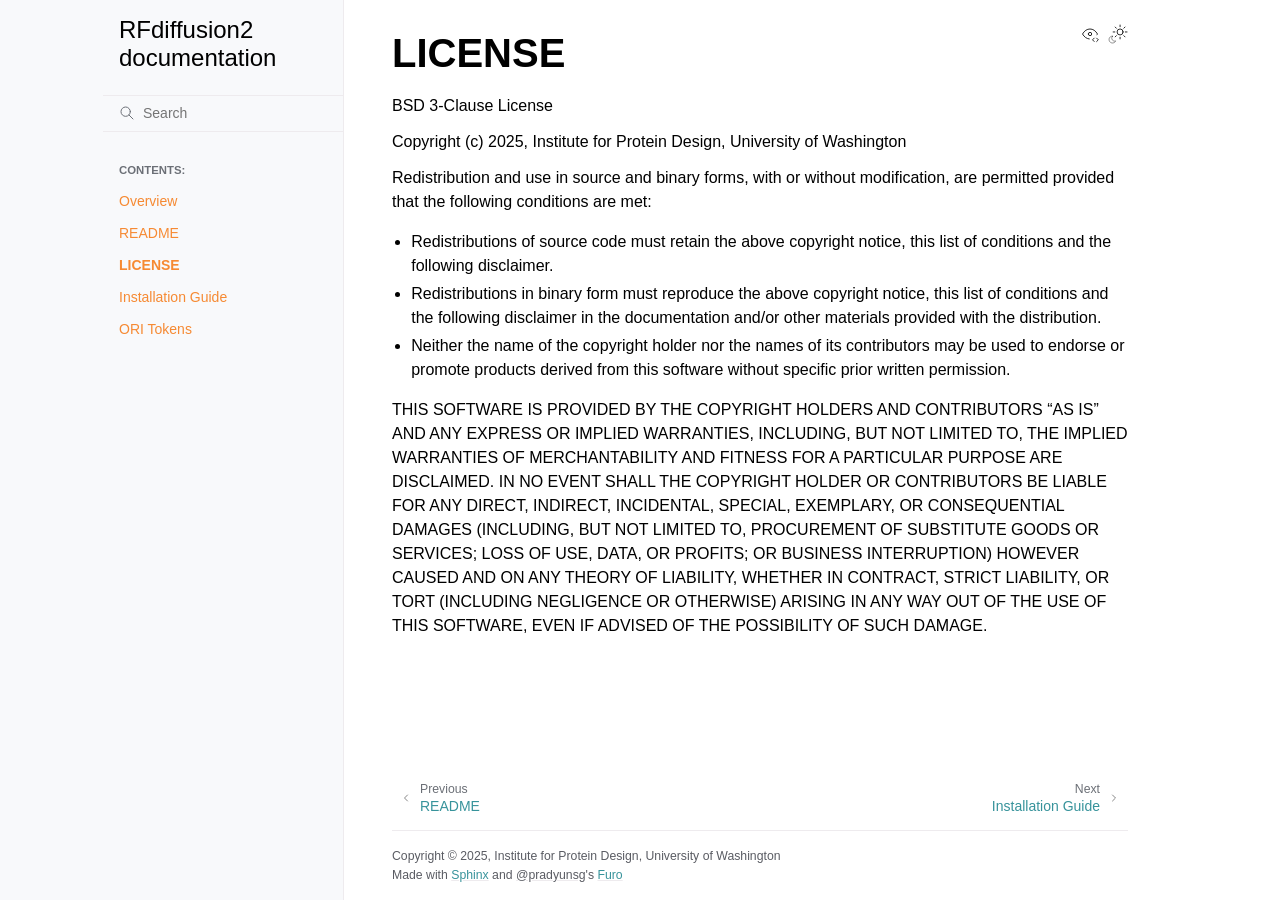
<file: license_link.html>
<!doctype html>
<html class="no-js" lang="en" data-content_root="./">
  <head><meta charset="utf-8">
    <meta name="viewport" content="width=device-width,initial-scale=1">
    <meta name="color-scheme" content="light dark"><meta name="viewport" content="width=device-width, initial-scale=1" />
<link rel="index" title="Index" href="genindex.html"><link rel="search" title="Search" href="search.html"><link rel="next" title="Installation Guide" href="installation.html"><link rel="prev" title="README" href="readme_link.html">

    <!-- Generated with Sphinx 9.1.0 and Furo 2025.12.19 -->
        <title>LICENSE - RFdiffusion2 documentation</title>
      <link rel="stylesheet" type="text/css" href="_static/pygments.css?v=acfd86a5" />
    <link rel="stylesheet" type="text/css" href="_static/styles/furo.css?v=7bdb33bb" />
    <link rel="stylesheet" type="text/css" href="_static/copybutton.css?v=76b2166b" />
    <link rel="stylesheet" type="text/css" href="_static/styles/furo-extensions.css?v=8dab3a3b" />
    
    


<style>
  body {
    --color-code-background: #f2f2f2;
  --color-code-foreground: #1e1e1e;
  --color-brand-primary: #F68A33;
  --color-brand-content: #37939B;
  --font-stack: Open Sans, sans-serif;
  --font-stack--headings: Open Sans, sans-serif;
  --color-background-hover: #DCE8E8ff;
  --color-announcement-background: #F68A33dd;
  --color-announcement-text: #070707;
  --color-brand-visited: #37939B;
  
  }
  @media not print {
    body[data-theme="dark"] {
      --color-code-background: #202020;
  --color-code-foreground: #d0d0d0;
  --color-brand-primary: #37939B;
  --color-brand-content: #F68A33;
  --font-stack: Open Sans, sans-serif;
  --font-stack--headings: Open Sans, sans-serif;
  --color-brand-visited: #37939B;
  
    }
    @media (prefers-color-scheme: dark) {
      body:not([data-theme="light"]) {
        --color-code-background: #202020;
  --color-code-foreground: #d0d0d0;
  --color-brand-primary: #37939B;
  --color-brand-content: #F68A33;
  --font-stack: Open Sans, sans-serif;
  --font-stack--headings: Open Sans, sans-serif;
  --color-brand-visited: #37939B;
  
      }
    }
  }
</style></head>
  <body>
    
    <script>
      document.body.dataset.theme = localStorage.getItem("theme") || "auto";
    </script>
    

<svg xmlns="http://www.w3.org/2000/svg" style="display: none;">
  <symbol id="svg-toc" viewBox="0 0 24 24">
    <title>Contents</title>
    <svg stroke="currentColor" fill="currentColor" stroke-width="0" viewBox="0 0 1024 1024">
      <path d="M408 442h480c4.4 0 8-3.6 8-8v-56c0-4.4-3.6-8-8-8H408c-4.4 0-8 3.6-8 8v56c0 4.4 3.6 8 8 8zm-8 204c0 4.4 3.6 8 8 8h480c4.4 0 8-3.6 8-8v-56c0-4.4-3.6-8-8-8H408c-4.4 0-8 3.6-8 8v56zm504-486H120c-4.4 0-8 3.6-8 8v56c0 4.4 3.6 8 8 8h784c4.4 0 8-3.6 8-8v-56c0-4.4-3.6-8-8-8zm0 632H120c-4.4 0-8 3.6-8 8v56c0 4.4 3.6 8 8 8h784c4.4 0 8-3.6 8-8v-56c0-4.4-3.6-8-8-8zM115.4 518.9L271.7 642c5.8 4.6 14.4.5 14.4-6.9V388.9c0-7.4-8.5-11.5-14.4-6.9L115.4 505.1a8.74 8.74 0 0 0 0 13.8z"/>
    </svg>
  </symbol>
  <symbol id="svg-menu" viewBox="0 0 24 24">
    <title>Menu</title>
    <svg xmlns="http://www.w3.org/2000/svg" viewBox="0 0 24 24" fill="none" stroke="currentColor"
      stroke-width="2" stroke-linecap="round" stroke-linejoin="round" class="feather-menu">
      <line x1="3" y1="12" x2="21" y2="12"></line>
      <line x1="3" y1="6" x2="21" y2="6"></line>
      <line x1="3" y1="18" x2="21" y2="18"></line>
    </svg>
  </symbol>
  <symbol id="svg-arrow-right" viewBox="0 0 24 24">
    <title>Expand</title>
    <svg xmlns="http://www.w3.org/2000/svg" viewBox="0 0 24 24" fill="none" stroke="currentColor"
      stroke-width="2" stroke-linecap="round" stroke-linejoin="round" class="feather-chevron-right">
      <polyline points="9 18 15 12 9 6"></polyline>
    </svg>
  </symbol>
  <symbol id="svg-sun" viewBox="0 0 24 24">
    <title>Light mode</title>
    <svg xmlns="http://www.w3.org/2000/svg" viewBox="0 0 24 24" fill="none" stroke="currentColor"
      stroke-width="1" stroke-linecap="round" stroke-linejoin="round" class="feather-sun">
      <circle cx="12" cy="12" r="5"></circle>
      <line x1="12" y1="1" x2="12" y2="3"></line>
      <line x1="12" y1="21" x2="12" y2="23"></line>
      <line x1="4.22" y1="4.22" x2="5.64" y2="5.64"></line>
      <line x1="18.36" y1="18.36" x2="19.78" y2="19.78"></line>
      <line x1="1" y1="12" x2="3" y2="12"></line>
      <line x1="21" y1="12" x2="23" y2="12"></line>
      <line x1="4.22" y1="19.78" x2="5.64" y2="18.36"></line>
      <line x1="18.36" y1="5.64" x2="19.78" y2="4.22"></line>
    </svg>
  </symbol>
  <symbol id="svg-moon" viewBox="0 0 24 24">
    <title>Dark mode</title>
    <svg xmlns="http://www.w3.org/2000/svg" viewBox="0 0 24 24" fill="none" stroke="currentColor"
      stroke-width="1" stroke-linecap="round" stroke-linejoin="round" class="icon-tabler-moon">
      <path stroke="none" d="M0 0h24v24H0z" fill="none" />
      <path d="M12 3c.132 0 .263 0 .393 0a7.5 7.5 0 0 0 7.92 12.446a9 9 0 1 1 -8.313 -12.454z" />
    </svg>
  </symbol>
  <symbol id="svg-sun-with-moon" viewBox="0 0 24 24">
    <title>Auto light/dark, in light mode</title>
    <svg xmlns="http://www.w3.org/2000/svg" viewBox="0 0 24 24" fill="none" stroke="currentColor"
      stroke-width="1" stroke-linecap="round" stroke-linejoin="round"
      class="icon-custom-derived-from-feather-sun-and-tabler-moon">
      <path style="opacity: 50%" d="M 5.411 14.504 C 5.471 14.504 5.532 14.504 5.591 14.504 C 3.639 16.319 4.383 19.569 6.931 20.352 C 7.693 20.586 8.512 20.551 9.25 20.252 C 8.023 23.207 4.056 23.725 2.11 21.184 C 0.166 18.642 1.702 14.949 4.874 14.536 C 5.051 14.512 5.231 14.5 5.411 14.5 L 5.411 14.504 Z"/>
      <line x1="14.5" y1="3.25" x2="14.5" y2="1.25"/>
      <line x1="14.5" y1="15.85" x2="14.5" y2="17.85"/>
      <line x1="10.044" y1="5.094" x2="8.63" y2="3.68"/>
      <line x1="19" y1="14.05" x2="20.414" y2="15.464"/>
      <line x1="8.2" y1="9.55" x2="6.2" y2="9.55"/>
      <line x1="20.8" y1="9.55" x2="22.8" y2="9.55"/>
      <line x1="10.044" y1="14.006" x2="8.63" y2="15.42"/>
      <line x1="19" y1="5.05" x2="20.414" y2="3.636"/>
      <circle cx="14.5" cy="9.55" r="3.6"/>
    </svg>
  </symbol>
  <symbol id="svg-moon-with-sun" viewBox="0 0 24 24">
    <title>Auto light/dark, in dark mode</title>
    <svg xmlns="http://www.w3.org/2000/svg" viewBox="0 0 24 24" fill="none" stroke="currentColor"
      stroke-width="1" stroke-linecap="round" stroke-linejoin="round"
      class="icon-custom-derived-from-feather-sun-and-tabler-moon">
      <path d="M 8.282 7.007 C 8.385 7.007 8.494 7.007 8.595 7.007 C 5.18 10.184 6.481 15.869 10.942 17.24 C 12.275 17.648 13.706 17.589 15 17.066 C 12.851 22.236 5.91 23.143 2.505 18.696 C -0.897 14.249 1.791 7.786 7.342 7.063 C 7.652 7.021 7.965 7 8.282 7 L 8.282 7.007 Z"/>
      <line style="opacity: 50%" x1="18" y1="3.705" x2="18" y2="2.5"/>
      <line style="opacity: 50%" x1="18" y1="11.295" x2="18" y2="12.5"/>
      <line style="opacity: 50%" x1="15.316" y1="4.816" x2="14.464" y2="3.964"/>
      <line style="opacity: 50%" x1="20.711" y1="10.212" x2="21.563" y2="11.063"/>
      <line style="opacity: 50%" x1="14.205" y1="7.5" x2="13.001" y2="7.5"/>
      <line style="opacity: 50%" x1="21.795" y1="7.5" x2="23" y2="7.5"/>
      <line style="opacity: 50%" x1="15.316" y1="10.184" x2="14.464" y2="11.036"/>
      <line style="opacity: 50%" x1="20.711" y1="4.789" x2="21.563" y2="3.937"/>
      <circle style="opacity: 50%" cx="18" cy="7.5" r="2.169"/>
    </svg>
  </symbol>
  <symbol id="svg-pencil" viewBox="0 0 24 24">
    <svg xmlns="http://www.w3.org/2000/svg" viewBox="0 0 24 24" fill="none" stroke="currentColor"
      stroke-width="1" stroke-linecap="round" stroke-linejoin="round" class="icon-tabler-pencil-code">
      <path d="M4 20h4l10.5 -10.5a2.828 2.828 0 1 0 -4 -4l-10.5 10.5v4" />
      <path d="M13.5 6.5l4 4" />
      <path d="M20 21l2 -2l-2 -2" />
      <path d="M17 17l-2 2l2 2" />
    </svg>
  </symbol>
  <symbol id="svg-eye" viewBox="0 0 24 24">
    <svg xmlns="http://www.w3.org/2000/svg" viewBox="0 0 24 24" fill="none" stroke="currentColor"
      stroke-width="1" stroke-linecap="round" stroke-linejoin="round" class="icon-tabler-eye-code">
      <path stroke="none" d="M0 0h24v24H0z" fill="none" />
      <path d="M10 12a2 2 0 1 0 4 0a2 2 0 0 0 -4 0" />
      <path
        d="M11.11 17.958c-3.209 -.307 -5.91 -2.293 -8.11 -5.958c2.4 -4 5.4 -6 9 -6c3.6 0 6.6 2 9 6c-.21 .352 -.427 .688 -.647 1.008" />
      <path d="M20 21l2 -2l-2 -2" />
      <path d="M17 17l-2 2l2 2" />
    </svg>
  </symbol>
</svg>

<input type="checkbox" class="sidebar-toggle" name="__navigation" id="__navigation" aria-label="Toggle site navigation sidebar">
<input type="checkbox" class="sidebar-toggle" name="__toc" id="__toc" aria-label="Toggle table of contents sidebar">
<label class="overlay sidebar-overlay" for="__navigation"></label>
<label class="overlay toc-overlay" for="__toc"></label>

<a class="skip-to-content muted-link" href="#furo-main-content">Skip to content</a>



<div class="page">
  <header class="mobile-header">
    <div class="header-left">
      <label class="nav-overlay-icon" for="__navigation">
        <span class="icon"><svg><use href="#svg-menu"></use></svg></span>
      </label>
    </div>
    <div class="header-center">
      <a href="index.html"><div class="brand">RFdiffusion2  documentation</div></a>
    </div>
    <div class="header-right">
      <div class="theme-toggle-container theme-toggle-header">
        <button class="theme-toggle" aria-label="Toggle Light / Dark / Auto color theme">
          <svg class="theme-icon-when-auto-light"><use href="#svg-sun-with-moon"></use></svg>
          <svg class="theme-icon-when-auto-dark"><use href="#svg-moon-with-sun"></use></svg>
          <svg class="theme-icon-when-dark"><use href="#svg-moon"></use></svg>
          <svg class="theme-icon-when-light"><use href="#svg-sun"></use></svg>
        </button>
      </div>
      <label class="toc-overlay-icon toc-header-icon no-toc" for="__toc">
        <span class="icon"><svg><use href="#svg-toc"></use></svg></span>
      </label>
    </div>
  </header>
  <aside class="sidebar-drawer">
    <div class="sidebar-container">
      
      <div class="sidebar-sticky"><a class="sidebar-brand" href="index.html">
  
  <span class="sidebar-brand-text">RFdiffusion2  documentation</span>
  
</a><form class="sidebar-search-container" method="get" action="search.html" role="search">
  <input class="sidebar-search" placeholder="Search" name="q" aria-label="Search">
  <input type="hidden" name="check_keywords" value="yes">
  <input type="hidden" name="area" value="default">
</form>
<div id="searchbox"></div><div class="sidebar-scroll"><div class="sidebar-tree">
  <p class="caption" role="heading"><span class="caption-text">Contents:</span></p>
<ul class="current">
<li class="toctree-l1"><a class="reference internal" href="index.html">Overview</a></li>
<li class="toctree-l1"><a class="reference internal" href="readme_link.html">README</a></li>
<li class="toctree-l1 current current-page"><a class="current reference internal" href="#">LICENSE</a></li>
<li class="toctree-l1"><a class="reference internal" href="installation.html">Installation Guide</a></li>
<li class="toctree-l1"><a class="reference internal" href="usage/ori_tokens.html">ORI Tokens</a></li>
</ul>

</div>
</div>

      </div>
      
    </div>
  </aside>
  <div class="main">
    <div class="content">
      <div class="article-container">
        <a href="#" class="back-to-top muted-link">
          <svg xmlns="http://www.w3.org/2000/svg" viewBox="0 0 24 24">
            <path d="M13 20h-2V8l-5.5 5.5-1.42-1.42L12 4.16l7.92 7.92-1.42 1.42L13 8v12z"></path>
          </svg>
          <span>Back to top</span>
        </a>
        <div class="content-icon-container">
          <div class="view-this-page">
  <a class="muted-link" href="_sources/license_link.rst.txt" title="View this page">
    <svg><use href="#svg-eye"></use></svg>
    <span class="visually-hidden">View this page</span>
  </a>
</div>
<div class="theme-toggle-container theme-toggle-content">
            <button class="theme-toggle" aria-label="Toggle Light / Dark / Auto color theme">
              <svg class="theme-icon-when-auto-light"><use href="#svg-sun-with-moon"></use></svg>
              <svg class="theme-icon-when-auto-dark"><use href="#svg-moon-with-sun"></use></svg>
              <svg class="theme-icon-when-dark"><use href="#svg-moon"></use></svg>
              <svg class="theme-icon-when-light"><use href="#svg-sun"></use></svg>
            </button>
          </div>
          <label class="toc-overlay-icon toc-content-icon no-toc" for="__toc">
            <span class="icon"><svg><use href="#svg-toc"></use></svg></span>
          </label>
        </div>
        <article role="main" id="furo-main-content">
          <section id="license">
<h1>LICENSE<a class="headerlink" href="#license" title="Link to this heading">¶</a></h1>
<p>BSD 3-Clause License</p>
<p>Copyright (c) 2025, Institute for Protein Design, University of Washington</p>
<p>Redistribution and use in source and binary forms, with or without
modification, are permitted provided that the following conditions are met:</p>
<ul class="simple">
<li><p>Redistributions of source code must retain the above copyright notice, this
list of conditions and the following disclaimer.</p></li>
<li><p>Redistributions in binary form must reproduce the above copyright notice,
this list of conditions and the following disclaimer in the documentation
and/or other materials provided with the distribution.</p></li>
<li><p>Neither the name of the copyright holder nor the names of its
contributors may be used to endorse or promote products derived from
this software without specific prior written permission.</p></li>
</ul>
<p>THIS SOFTWARE IS PROVIDED BY THE COPYRIGHT HOLDERS AND CONTRIBUTORS “AS IS”
AND ANY EXPRESS OR IMPLIED WARRANTIES, INCLUDING, BUT NOT LIMITED TO, THE
IMPLIED WARRANTIES OF MERCHANTABILITY AND FITNESS FOR A PARTICULAR PURPOSE ARE
DISCLAIMED. IN NO EVENT SHALL THE COPYRIGHT HOLDER OR CONTRIBUTORS BE LIABLE
FOR ANY DIRECT, INDIRECT, INCIDENTAL, SPECIAL, EXEMPLARY, OR CONSEQUENTIAL
DAMAGES (INCLUDING, BUT NOT LIMITED TO, PROCUREMENT OF SUBSTITUTE GOODS OR
SERVICES; LOSS OF USE, DATA, OR PROFITS; OR BUSINESS INTERRUPTION) HOWEVER
CAUSED AND ON ANY THEORY OF LIABILITY, WHETHER IN CONTRACT, STRICT LIABILITY,
OR TORT (INCLUDING NEGLIGENCE OR OTHERWISE) ARISING IN ANY WAY OUT OF THE USE
OF THIS SOFTWARE, EVEN IF ADVISED OF THE POSSIBILITY OF SUCH DAMAGE.</p>
</section>

        </article>
      </div>
      <footer>
        
        <div class="related-pages">
          <a class="next-page" href="installation.html">
              <div class="page-info">
                <div class="context">
                  <span>Next</span>
                </div>
                <div class="title">Installation Guide</div>
              </div>
              <svg class="furo-related-icon"><use href="#svg-arrow-right"></use></svg>
            </a>
          <a class="prev-page" href="readme_link.html">
              <svg class="furo-related-icon"><use href="#svg-arrow-right"></use></svg>
              <div class="page-info">
                <div class="context">
                  <span>Previous</span>
                </div>
                
                <div class="title">README</div>
                
              </div>
            </a>
        </div>
        <div class="bottom-of-page">
          <div class="left-details">
            <div class="copyright">
                Copyright &#169; 2025, Institute for Protein Design, University of Washington
            </div>
            Made with <a href="https://www.sphinx-doc.org/">Sphinx</a> and <a class="muted-link" href="https://pradyunsg.me">@pradyunsg</a>'s
            
            <a href="https://github.com/pradyunsg/furo">Furo</a>
            
          </div>
          <div class="right-details">
            
          </div>
        </div>
        
      </footer>
    </div>
    <aside class="toc-drawer no-toc">
      
      
      
    </aside>
  </div>
</div><script src="_static/documentation_options.js?v=5929fcd5"></script>
    <script src="_static/doctools.js?v=fd6eb6e6"></script>
    <script src="_static/sphinx_highlight.js?v=6ffebe34"></script>
    <script src="_static/scripts/furo.js?v=46bd48cc"></script>
    <script src="_static/clipboard.min.js?v=a7894cd8"></script>
    <script src="_static/copybutton.js?v=f281be69"></script>
    <script src="https://scripts.simpleanalyticscdn.com/latest.js"></script>
    </body>
</html>
</file>
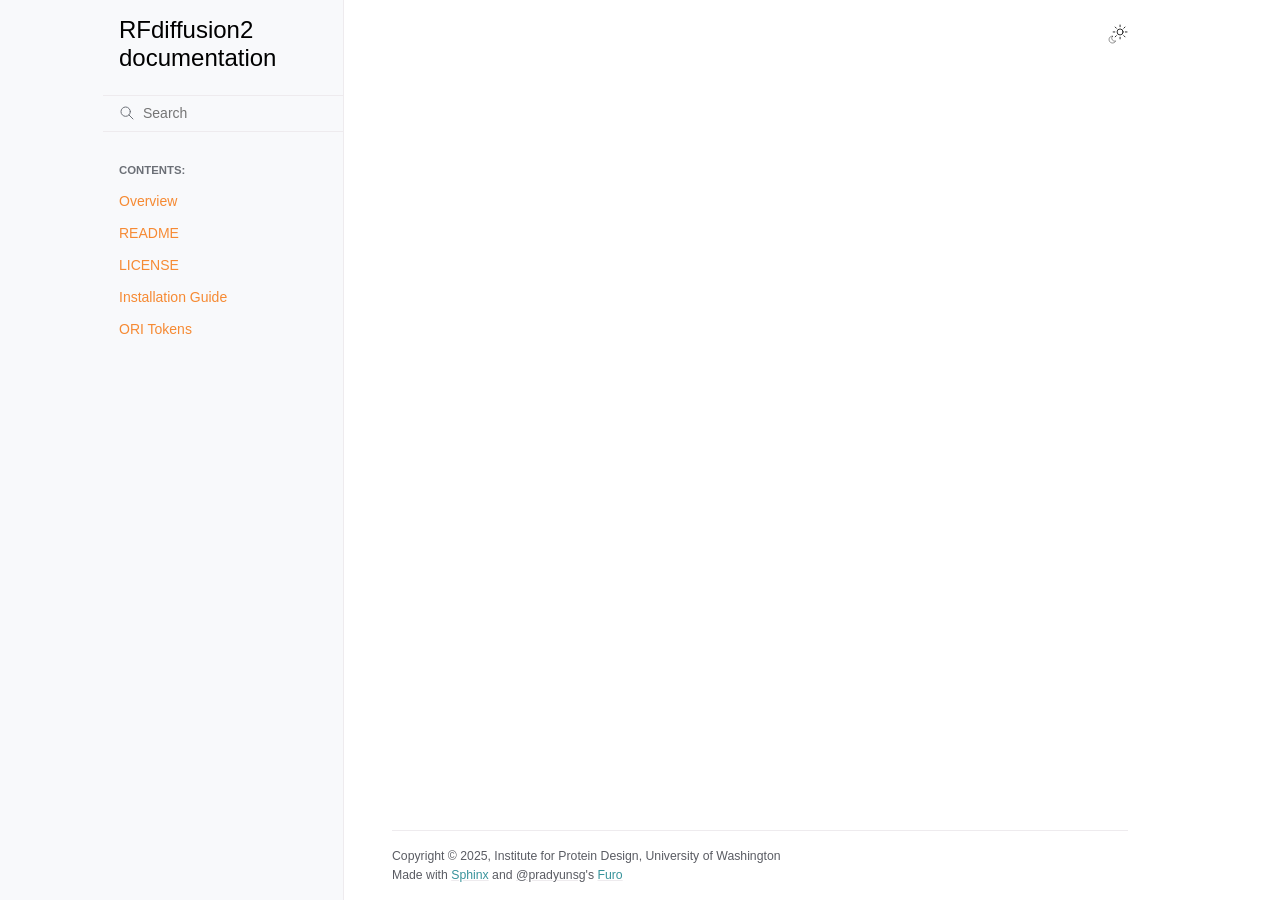
<file: search.html>
<!doctype html>
<html class="no-js" lang="en" data-content_root="./">
  <head>
<meta charset="utf-8">
    <meta name="viewport" content="width=device-width,initial-scale=1">
    <meta name="color-scheme" content="light dark"><link rel="index" title="Index" href="genindex.html"><link rel="search" title="Search" href="#">

    <!-- Generated with Sphinx 9.1.0 and Furo 2025.12.19 -->
<meta name="robots" content="noindex" />
<title>Search - RFdiffusion2  documentation</title><link rel="stylesheet" type="text/css" href="_static/pygments.css?v=acfd86a5" />
    <link rel="stylesheet" type="text/css" href="_static/styles/furo.css?v=7bdb33bb" />
    <link rel="stylesheet" type="text/css" href="_static/copybutton.css?v=76b2166b" />
    <link rel="stylesheet" type="text/css" href="_static/styles/furo-extensions.css?v=8dab3a3b" />
    
    


<style>
  body {
    --color-code-background: #f2f2f2;
  --color-code-foreground: #1e1e1e;
  --color-brand-primary: #F68A33;
  --color-brand-content: #37939B;
  --font-stack: Open Sans, sans-serif;
  --font-stack--headings: Open Sans, sans-serif;
  --color-background-hover: #DCE8E8ff;
  --color-announcement-background: #F68A33dd;
  --color-announcement-text: #070707;
  --color-brand-visited: #37939B;
  
  }
  @media not print {
    body[data-theme="dark"] {
      --color-code-background: #202020;
  --color-code-foreground: #d0d0d0;
  --color-brand-primary: #37939B;
  --color-brand-content: #F68A33;
  --font-stack: Open Sans, sans-serif;
  --font-stack--headings: Open Sans, sans-serif;
  --color-brand-visited: #37939B;
  
    }
    @media (prefers-color-scheme: dark) {
      body:not([data-theme="light"]) {
        --color-code-background: #202020;
  --color-code-foreground: #d0d0d0;
  --color-brand-primary: #37939B;
  --color-brand-content: #F68A33;
  --font-stack: Open Sans, sans-serif;
  --font-stack--headings: Open Sans, sans-serif;
  --color-brand-visited: #37939B;
  
      }
    }
  }
</style></head>
  <body>
    
    <script>
      document.body.dataset.theme = localStorage.getItem("theme") || "auto";
    </script>
    

<svg xmlns="http://www.w3.org/2000/svg" style="display: none;">
  <symbol id="svg-toc" viewBox="0 0 24 24">
    <title>Contents</title>
    <svg stroke="currentColor" fill="currentColor" stroke-width="0" viewBox="0 0 1024 1024">
      <path d="M408 442h480c4.4 0 8-3.6 8-8v-56c0-4.4-3.6-8-8-8H408c-4.4 0-8 3.6-8 8v56c0 4.4 3.6 8 8 8zm-8 204c0 4.4 3.6 8 8 8h480c4.4 0 8-3.6 8-8v-56c0-4.4-3.6-8-8-8H408c-4.4 0-8 3.6-8 8v56zm504-486H120c-4.4 0-8 3.6-8 8v56c0 4.4 3.6 8 8 8h784c4.4 0 8-3.6 8-8v-56c0-4.4-3.6-8-8-8zm0 632H120c-4.4 0-8 3.6-8 8v56c0 4.4 3.6 8 8 8h784c4.4 0 8-3.6 8-8v-56c0-4.4-3.6-8-8-8zM115.4 518.9L271.7 642c5.8 4.6 14.4.5 14.4-6.9V388.9c0-7.4-8.5-11.5-14.4-6.9L115.4 505.1a8.74 8.74 0 0 0 0 13.8z"/>
    </svg>
  </symbol>
  <symbol id="svg-menu" viewBox="0 0 24 24">
    <title>Menu</title>
    <svg xmlns="http://www.w3.org/2000/svg" viewBox="0 0 24 24" fill="none" stroke="currentColor"
      stroke-width="2" stroke-linecap="round" stroke-linejoin="round" class="feather-menu">
      <line x1="3" y1="12" x2="21" y2="12"></line>
      <line x1="3" y1="6" x2="21" y2="6"></line>
      <line x1="3" y1="18" x2="21" y2="18"></line>
    </svg>
  </symbol>
  <symbol id="svg-arrow-right" viewBox="0 0 24 24">
    <title>Expand</title>
    <svg xmlns="http://www.w3.org/2000/svg" viewBox="0 0 24 24" fill="none" stroke="currentColor"
      stroke-width="2" stroke-linecap="round" stroke-linejoin="round" class="feather-chevron-right">
      <polyline points="9 18 15 12 9 6"></polyline>
    </svg>
  </symbol>
  <symbol id="svg-sun" viewBox="0 0 24 24">
    <title>Light mode</title>
    <svg xmlns="http://www.w3.org/2000/svg" viewBox="0 0 24 24" fill="none" stroke="currentColor"
      stroke-width="1" stroke-linecap="round" stroke-linejoin="round" class="feather-sun">
      <circle cx="12" cy="12" r="5"></circle>
      <line x1="12" y1="1" x2="12" y2="3"></line>
      <line x1="12" y1="21" x2="12" y2="23"></line>
      <line x1="4.22" y1="4.22" x2="5.64" y2="5.64"></line>
      <line x1="18.36" y1="18.36" x2="19.78" y2="19.78"></line>
      <line x1="1" y1="12" x2="3" y2="12"></line>
      <line x1="21" y1="12" x2="23" y2="12"></line>
      <line x1="4.22" y1="19.78" x2="5.64" y2="18.36"></line>
      <line x1="18.36" y1="5.64" x2="19.78" y2="4.22"></line>
    </svg>
  </symbol>
  <symbol id="svg-moon" viewBox="0 0 24 24">
    <title>Dark mode</title>
    <svg xmlns="http://www.w3.org/2000/svg" viewBox="0 0 24 24" fill="none" stroke="currentColor"
      stroke-width="1" stroke-linecap="round" stroke-linejoin="round" class="icon-tabler-moon">
      <path stroke="none" d="M0 0h24v24H0z" fill="none" />
      <path d="M12 3c.132 0 .263 0 .393 0a7.5 7.5 0 0 0 7.92 12.446a9 9 0 1 1 -8.313 -12.454z" />
    </svg>
  </symbol>
  <symbol id="svg-sun-with-moon" viewBox="0 0 24 24">
    <title>Auto light/dark, in light mode</title>
    <svg xmlns="http://www.w3.org/2000/svg" viewBox="0 0 24 24" fill="none" stroke="currentColor"
      stroke-width="1" stroke-linecap="round" stroke-linejoin="round"
      class="icon-custom-derived-from-feather-sun-and-tabler-moon">
      <path style="opacity: 50%" d="M 5.411 14.504 C 5.471 14.504 5.532 14.504 5.591 14.504 C 3.639 16.319 4.383 19.569 6.931 20.352 C 7.693 20.586 8.512 20.551 9.25 20.252 C 8.023 23.207 4.056 23.725 2.11 21.184 C 0.166 18.642 1.702 14.949 4.874 14.536 C 5.051 14.512 5.231 14.5 5.411 14.5 L 5.411 14.504 Z"/>
      <line x1="14.5" y1="3.25" x2="14.5" y2="1.25"/>
      <line x1="14.5" y1="15.85" x2="14.5" y2="17.85"/>
      <line x1="10.044" y1="5.094" x2="8.63" y2="3.68"/>
      <line x1="19" y1="14.05" x2="20.414" y2="15.464"/>
      <line x1="8.2" y1="9.55" x2="6.2" y2="9.55"/>
      <line x1="20.8" y1="9.55" x2="22.8" y2="9.55"/>
      <line x1="10.044" y1="14.006" x2="8.63" y2="15.42"/>
      <line x1="19" y1="5.05" x2="20.414" y2="3.636"/>
      <circle cx="14.5" cy="9.55" r="3.6"/>
    </svg>
  </symbol>
  <symbol id="svg-moon-with-sun" viewBox="0 0 24 24">
    <title>Auto light/dark, in dark mode</title>
    <svg xmlns="http://www.w3.org/2000/svg" viewBox="0 0 24 24" fill="none" stroke="currentColor"
      stroke-width="1" stroke-linecap="round" stroke-linejoin="round"
      class="icon-custom-derived-from-feather-sun-and-tabler-moon">
      <path d="M 8.282 7.007 C 8.385 7.007 8.494 7.007 8.595 7.007 C 5.18 10.184 6.481 15.869 10.942 17.24 C 12.275 17.648 13.706 17.589 15 17.066 C 12.851 22.236 5.91 23.143 2.505 18.696 C -0.897 14.249 1.791 7.786 7.342 7.063 C 7.652 7.021 7.965 7 8.282 7 L 8.282 7.007 Z"/>
      <line style="opacity: 50%" x1="18" y1="3.705" x2="18" y2="2.5"/>
      <line style="opacity: 50%" x1="18" y1="11.295" x2="18" y2="12.5"/>
      <line style="opacity: 50%" x1="15.316" y1="4.816" x2="14.464" y2="3.964"/>
      <line style="opacity: 50%" x1="20.711" y1="10.212" x2="21.563" y2="11.063"/>
      <line style="opacity: 50%" x1="14.205" y1="7.5" x2="13.001" y2="7.5"/>
      <line style="opacity: 50%" x1="21.795" y1="7.5" x2="23" y2="7.5"/>
      <line style="opacity: 50%" x1="15.316" y1="10.184" x2="14.464" y2="11.036"/>
      <line style="opacity: 50%" x1="20.711" y1="4.789" x2="21.563" y2="3.937"/>
      <circle style="opacity: 50%" cx="18" cy="7.5" r="2.169"/>
    </svg>
  </symbol>
  <symbol id="svg-pencil" viewBox="0 0 24 24">
    <svg xmlns="http://www.w3.org/2000/svg" viewBox="0 0 24 24" fill="none" stroke="currentColor"
      stroke-width="1" stroke-linecap="round" stroke-linejoin="round" class="icon-tabler-pencil-code">
      <path d="M4 20h4l10.5 -10.5a2.828 2.828 0 1 0 -4 -4l-10.5 10.5v4" />
      <path d="M13.5 6.5l4 4" />
      <path d="M20 21l2 -2l-2 -2" />
      <path d="M17 17l-2 2l2 2" />
    </svg>
  </symbol>
  <symbol id="svg-eye" viewBox="0 0 24 24">
    <svg xmlns="http://www.w3.org/2000/svg" viewBox="0 0 24 24" fill="none" stroke="currentColor"
      stroke-width="1" stroke-linecap="round" stroke-linejoin="round" class="icon-tabler-eye-code">
      <path stroke="none" d="M0 0h24v24H0z" fill="none" />
      <path d="M10 12a2 2 0 1 0 4 0a2 2 0 0 0 -4 0" />
      <path
        d="M11.11 17.958c-3.209 -.307 -5.91 -2.293 -8.11 -5.958c2.4 -4 5.4 -6 9 -6c3.6 0 6.6 2 9 6c-.21 .352 -.427 .688 -.647 1.008" />
      <path d="M20 21l2 -2l-2 -2" />
      <path d="M17 17l-2 2l2 2" />
    </svg>
  </symbol>
</svg>

<input type="checkbox" class="sidebar-toggle" name="__navigation" id="__navigation" aria-label="Toggle site navigation sidebar">
<input type="checkbox" class="sidebar-toggle" name="__toc" id="__toc" aria-label="Toggle table of contents sidebar">
<label class="overlay sidebar-overlay" for="__navigation"></label>
<label class="overlay toc-overlay" for="__toc"></label>

<a class="skip-to-content muted-link" href="#furo-main-content">Skip to content</a>



<div class="page">
  <header class="mobile-header">
    <div class="header-left">
      <label class="nav-overlay-icon" for="__navigation">
        <span class="icon"><svg><use href="#svg-menu"></use></svg></span>
      </label>
    </div>
    <div class="header-center">
      <a href="index.html"><div class="brand">RFdiffusion2  documentation</div></a>
    </div>
    <div class="header-right">
      <div class="theme-toggle-container theme-toggle-header">
        <button class="theme-toggle" aria-label="Toggle Light / Dark / Auto color theme">
          <svg class="theme-icon-when-auto-light"><use href="#svg-sun-with-moon"></use></svg>
          <svg class="theme-icon-when-auto-dark"><use href="#svg-moon-with-sun"></use></svg>
          <svg class="theme-icon-when-dark"><use href="#svg-moon"></use></svg>
          <svg class="theme-icon-when-light"><use href="#svg-sun"></use></svg>
        </button>
      </div>
      <label class="toc-overlay-icon toc-header-icon no-toc" for="__toc">
        <span class="icon"><svg><use href="#svg-toc"></use></svg></span>
      </label>
    </div>
  </header>
  <aside class="sidebar-drawer">
    <div class="sidebar-container">
      
      <div class="sidebar-sticky"><a class="sidebar-brand" href="index.html">
  
  <span class="sidebar-brand-text">RFdiffusion2  documentation</span>
  
</a><form class="sidebar-search-container" method="get" action="#" role="search">
  <input class="sidebar-search" placeholder="Search" name="q" aria-label="Search">
  <input type="hidden" name="check_keywords" value="yes">
  <input type="hidden" name="area" value="default">
</form>
<div id="searchbox"></div><div class="sidebar-scroll"><div class="sidebar-tree">
  <p class="caption" role="heading"><span class="caption-text">Contents:</span></p>
<ul>
<li class="toctree-l1"><a class="reference internal" href="index.html">Overview</a></li>
<li class="toctree-l1"><a class="reference internal" href="readme_link.html">README</a></li>
<li class="toctree-l1"><a class="reference internal" href="license_link.html">LICENSE</a></li>
<li class="toctree-l1"><a class="reference internal" href="installation.html">Installation Guide</a></li>
<li class="toctree-l1"><a class="reference internal" href="usage/ori_tokens.html">ORI Tokens</a></li>
</ul>

</div>
</div>

      </div>
      
    </div>
  </aside>
  <div class="main">
    <div class="content">
      <div class="article-container">
        <a href="#" class="back-to-top muted-link">
          <svg xmlns="http://www.w3.org/2000/svg" viewBox="0 0 24 24">
            <path d="M13 20h-2V8l-5.5 5.5-1.42-1.42L12 4.16l7.92 7.92-1.42 1.42L13 8v12z"></path>
          </svg>
          <span>Back to top</span>
        </a>
        <div class="content-icon-container">
          <div class="theme-toggle-container theme-toggle-content">
            <button class="theme-toggle" aria-label="Toggle Light / Dark / Auto color theme">
              <svg class="theme-icon-when-auto-light"><use href="#svg-sun-with-moon"></use></svg>
              <svg class="theme-icon-when-auto-dark"><use href="#svg-moon-with-sun"></use></svg>
              <svg class="theme-icon-when-dark"><use href="#svg-moon"></use></svg>
              <svg class="theme-icon-when-light"><use href="#svg-sun"></use></svg>
            </button>
          </div>
          <label class="toc-overlay-icon toc-content-icon no-toc" for="__toc">
            <span class="icon"><svg><use href="#svg-toc"></use></svg></span>
          </label>
        </div>
        <article role="main" id="furo-main-content">
          
<noscript>
<div class="admonition error">
  <p class="admonition-title">Error</p>
  <p>
    Please activate JavaScript to enable the search functionality.
  </p>
</div>
</noscript>

<div id="search-results"></div>

        </article>
      </div>
      <footer>
        
        <div class="related-pages">
          
          
        </div>
        <div class="bottom-of-page">
          <div class="left-details">
            <div class="copyright">
                Copyright &#169; 2025, Institute for Protein Design, University of Washington
            </div>
            Made with <a href="https://www.sphinx-doc.org/">Sphinx</a> and <a class="muted-link" href="https://pradyunsg.me">@pradyunsg</a>'s
            
            <a href="https://github.com/pradyunsg/furo">Furo</a>
            
          </div>
          <div class="right-details">
            
          </div>
        </div>
        
      </footer>
    </div>
    <aside class="toc-drawer no-toc">
      
      
      
    </aside>
  </div>
</div><script src="_static/documentation_options.js?v=5929fcd5"></script>
    <script src="_static/doctools.js?v=fd6eb6e6"></script>
    <script src="_static/sphinx_highlight.js?v=6ffebe34"></script>
    <script src="_static/scripts/furo.js?v=46bd48cc"></script>
    <script src="_static/clipboard.min.js?v=a7894cd8"></script>
    <script src="_static/copybutton.js?v=f281be69"></script>
    <script src="https://scripts.simpleanalyticscdn.com/latest.js"></script>
    
<script src="_static/searchtools.js"></script>
<script src="_static/language_data.js"></script>
<script src="searchindex.js"></script></body>
</html>
</file>
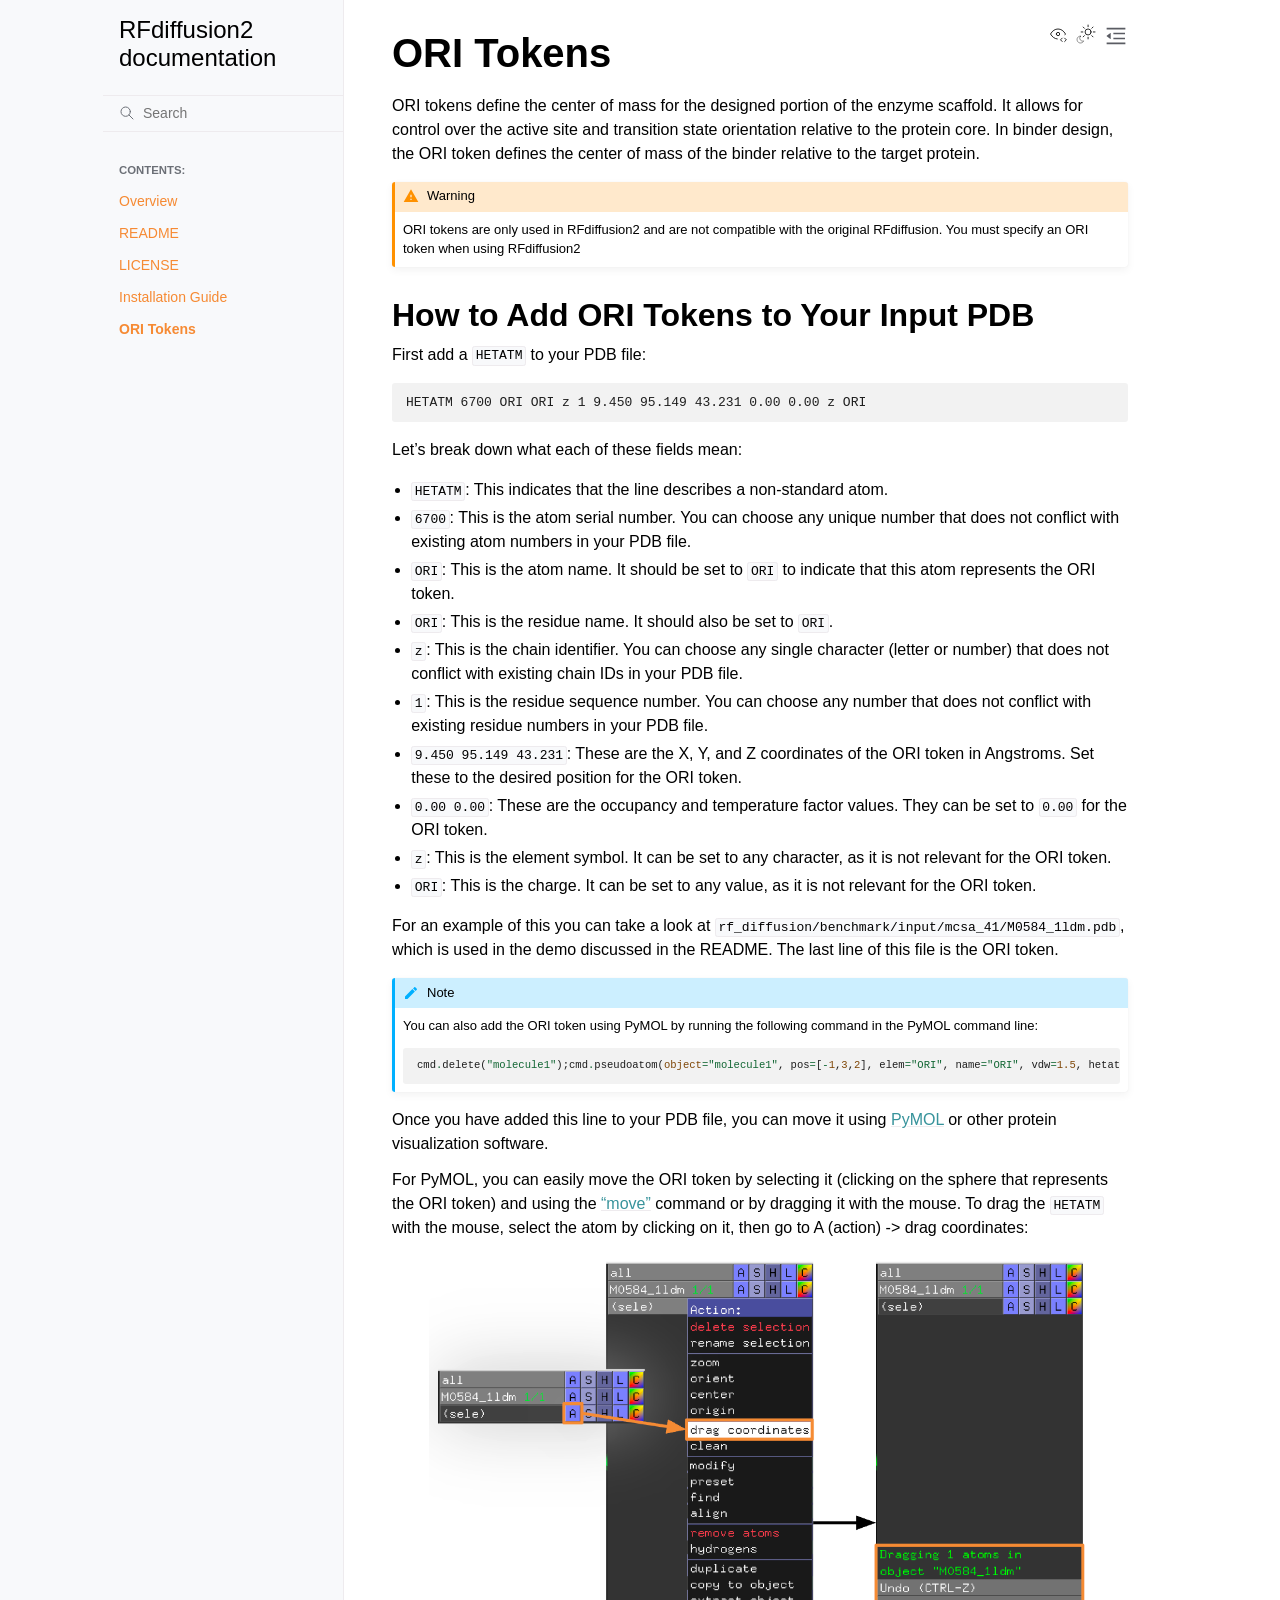
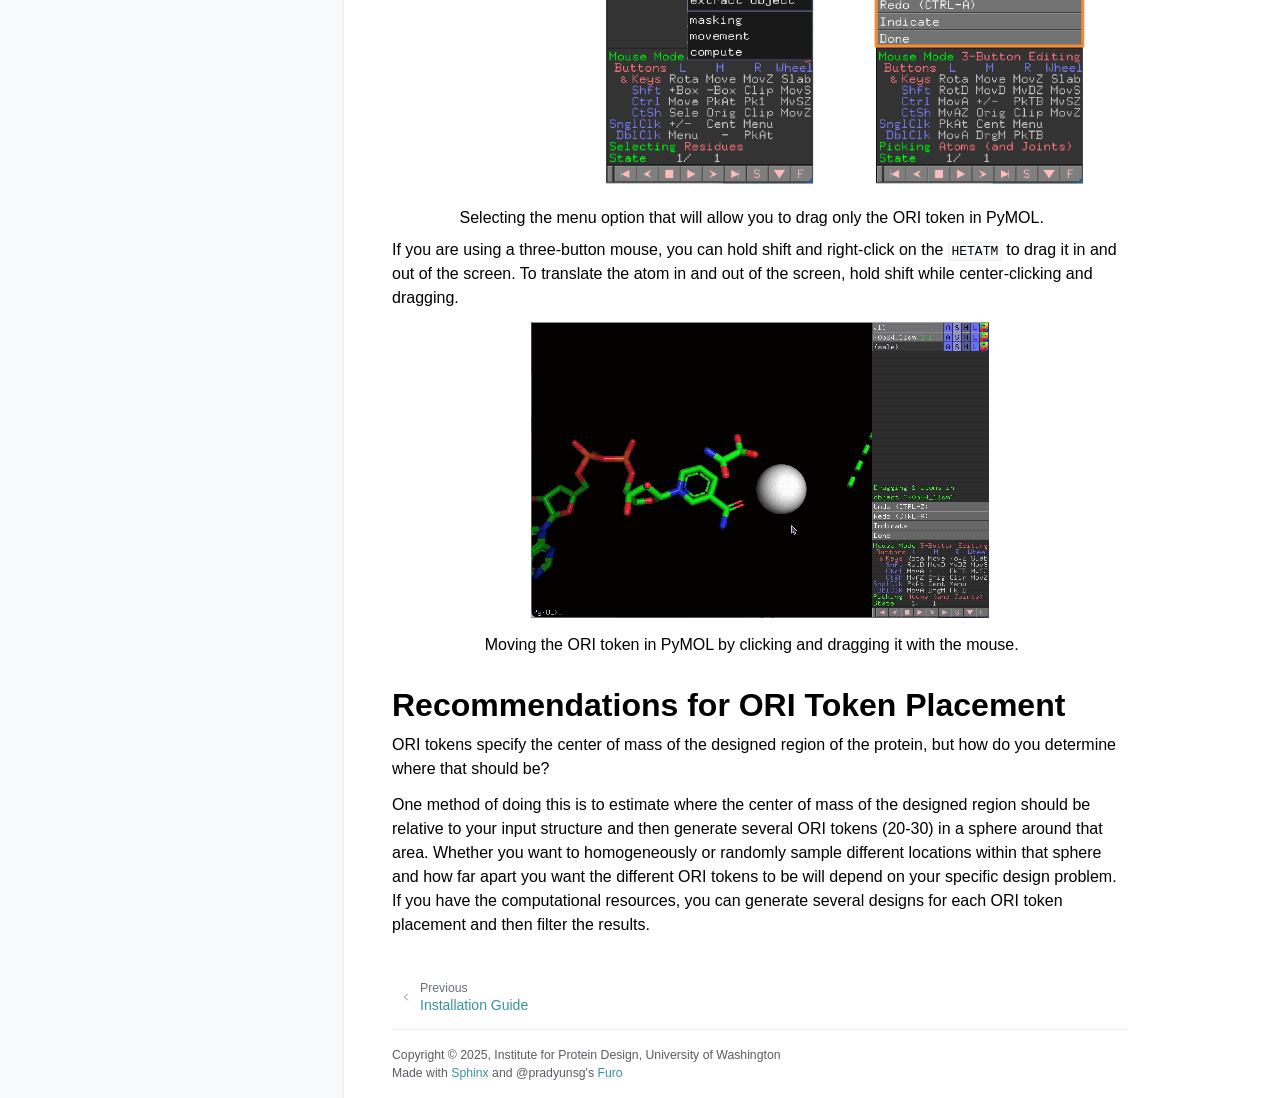
<file: usage/ori_tokens.html>
<!doctype html>
<html class="no-js" lang="en" data-content_root="../">
  <head><meta charset="utf-8">
    <meta name="viewport" content="width=device-width,initial-scale=1">
    <meta name="color-scheme" content="light dark"><meta name="viewport" content="width=device-width, initial-scale=1" />
<link rel="index" title="Index" href="../genindex.html"><link rel="search" title="Search" href="../search.html"><link rel="prev" title="Installation Guide" href="../installation.html">

    <!-- Generated with Sphinx 9.1.0 and Furo 2025.12.19 -->
        <title>ORI Tokens - RFdiffusion2 documentation</title>
      <link rel="stylesheet" type="text/css" href="../_static/pygments.css?v=acfd86a5" />
    <link rel="stylesheet" type="text/css" href="../_static/styles/furo.css?v=7bdb33bb" />
    <link rel="stylesheet" type="text/css" href="../_static/copybutton.css?v=76b2166b" />
    <link rel="stylesheet" type="text/css" href="../_static/styles/furo-extensions.css?v=8dab3a3b" />
    
    


<style>
  body {
    --color-code-background: #f2f2f2;
  --color-code-foreground: #1e1e1e;
  --color-brand-primary: #F68A33;
  --color-brand-content: #37939B;
  --font-stack: Open Sans, sans-serif;
  --font-stack--headings: Open Sans, sans-serif;
  --color-background-hover: #DCE8E8ff;
  --color-announcement-background: #F68A33dd;
  --color-announcement-text: #070707;
  --color-brand-visited: #37939B;
  
  }
  @media not print {
    body[data-theme="dark"] {
      --color-code-background: #202020;
  --color-code-foreground: #d0d0d0;
  --color-brand-primary: #37939B;
  --color-brand-content: #F68A33;
  --font-stack: Open Sans, sans-serif;
  --font-stack--headings: Open Sans, sans-serif;
  --color-brand-visited: #37939B;
  
    }
    @media (prefers-color-scheme: dark) {
      body:not([data-theme="light"]) {
        --color-code-background: #202020;
  --color-code-foreground: #d0d0d0;
  --color-brand-primary: #37939B;
  --color-brand-content: #F68A33;
  --font-stack: Open Sans, sans-serif;
  --font-stack--headings: Open Sans, sans-serif;
  --color-brand-visited: #37939B;
  
      }
    }
  }
</style></head>
  <body>
    
    <script>
      document.body.dataset.theme = localStorage.getItem("theme") || "auto";
    </script>
    

<svg xmlns="http://www.w3.org/2000/svg" style="display: none;">
  <symbol id="svg-toc" viewBox="0 0 24 24">
    <title>Contents</title>
    <svg stroke="currentColor" fill="currentColor" stroke-width="0" viewBox="0 0 1024 1024">
      <path d="M408 442h480c4.4 0 8-3.6 8-8v-56c0-4.4-3.6-8-8-8H408c-4.4 0-8 3.6-8 8v56c0 4.4 3.6 8 8 8zm-8 204c0 4.4 3.6 8 8 8h480c4.4 0 8-3.6 8-8v-56c0-4.4-3.6-8-8-8H408c-4.4 0-8 3.6-8 8v56zm504-486H120c-4.4 0-8 3.6-8 8v56c0 4.4 3.6 8 8 8h784c4.4 0 8-3.6 8-8v-56c0-4.4-3.6-8-8-8zm0 632H120c-4.4 0-8 3.6-8 8v56c0 4.4 3.6 8 8 8h784c4.4 0 8-3.6 8-8v-56c0-4.4-3.6-8-8-8zM115.4 518.9L271.7 642c5.8 4.6 14.4.5 14.4-6.9V388.9c0-7.4-8.5-11.5-14.4-6.9L115.4 505.1a8.74 8.74 0 0 0 0 13.8z"/>
    </svg>
  </symbol>
  <symbol id="svg-menu" viewBox="0 0 24 24">
    <title>Menu</title>
    <svg xmlns="http://www.w3.org/2000/svg" viewBox="0 0 24 24" fill="none" stroke="currentColor"
      stroke-width="2" stroke-linecap="round" stroke-linejoin="round" class="feather-menu">
      <line x1="3" y1="12" x2="21" y2="12"></line>
      <line x1="3" y1="6" x2="21" y2="6"></line>
      <line x1="3" y1="18" x2="21" y2="18"></line>
    </svg>
  </symbol>
  <symbol id="svg-arrow-right" viewBox="0 0 24 24">
    <title>Expand</title>
    <svg xmlns="http://www.w3.org/2000/svg" viewBox="0 0 24 24" fill="none" stroke="currentColor"
      stroke-width="2" stroke-linecap="round" stroke-linejoin="round" class="feather-chevron-right">
      <polyline points="9 18 15 12 9 6"></polyline>
    </svg>
  </symbol>
  <symbol id="svg-sun" viewBox="0 0 24 24">
    <title>Light mode</title>
    <svg xmlns="http://www.w3.org/2000/svg" viewBox="0 0 24 24" fill="none" stroke="currentColor"
      stroke-width="1" stroke-linecap="round" stroke-linejoin="round" class="feather-sun">
      <circle cx="12" cy="12" r="5"></circle>
      <line x1="12" y1="1" x2="12" y2="3"></line>
      <line x1="12" y1="21" x2="12" y2="23"></line>
      <line x1="4.22" y1="4.22" x2="5.64" y2="5.64"></line>
      <line x1="18.36" y1="18.36" x2="19.78" y2="19.78"></line>
      <line x1="1" y1="12" x2="3" y2="12"></line>
      <line x1="21" y1="12" x2="23" y2="12"></line>
      <line x1="4.22" y1="19.78" x2="5.64" y2="18.36"></line>
      <line x1="18.36" y1="5.64" x2="19.78" y2="4.22"></line>
    </svg>
  </symbol>
  <symbol id="svg-moon" viewBox="0 0 24 24">
    <title>Dark mode</title>
    <svg xmlns="http://www.w3.org/2000/svg" viewBox="0 0 24 24" fill="none" stroke="currentColor"
      stroke-width="1" stroke-linecap="round" stroke-linejoin="round" class="icon-tabler-moon">
      <path stroke="none" d="M0 0h24v24H0z" fill="none" />
      <path d="M12 3c.132 0 .263 0 .393 0a7.5 7.5 0 0 0 7.92 12.446a9 9 0 1 1 -8.313 -12.454z" />
    </svg>
  </symbol>
  <symbol id="svg-sun-with-moon" viewBox="0 0 24 24">
    <title>Auto light/dark, in light mode</title>
    <svg xmlns="http://www.w3.org/2000/svg" viewBox="0 0 24 24" fill="none" stroke="currentColor"
      stroke-width="1" stroke-linecap="round" stroke-linejoin="round"
      class="icon-custom-derived-from-feather-sun-and-tabler-moon">
      <path style="opacity: 50%" d="M 5.411 14.504 C 5.471 14.504 5.532 14.504 5.591 14.504 C 3.639 16.319 4.383 19.569 6.931 20.352 C 7.693 20.586 8.512 20.551 9.25 20.252 C 8.023 23.207 4.056 23.725 2.11 21.184 C 0.166 18.642 1.702 14.949 4.874 14.536 C 5.051 14.512 5.231 14.5 5.411 14.5 L 5.411 14.504 Z"/>
      <line x1="14.5" y1="3.25" x2="14.5" y2="1.25"/>
      <line x1="14.5" y1="15.85" x2="14.5" y2="17.85"/>
      <line x1="10.044" y1="5.094" x2="8.63" y2="3.68"/>
      <line x1="19" y1="14.05" x2="20.414" y2="15.464"/>
      <line x1="8.2" y1="9.55" x2="6.2" y2="9.55"/>
      <line x1="20.8" y1="9.55" x2="22.8" y2="9.55"/>
      <line x1="10.044" y1="14.006" x2="8.63" y2="15.42"/>
      <line x1="19" y1="5.05" x2="20.414" y2="3.636"/>
      <circle cx="14.5" cy="9.55" r="3.6"/>
    </svg>
  </symbol>
  <symbol id="svg-moon-with-sun" viewBox="0 0 24 24">
    <title>Auto light/dark, in dark mode</title>
    <svg xmlns="http://www.w3.org/2000/svg" viewBox="0 0 24 24" fill="none" stroke="currentColor"
      stroke-width="1" stroke-linecap="round" stroke-linejoin="round"
      class="icon-custom-derived-from-feather-sun-and-tabler-moon">
      <path d="M 8.282 7.007 C 8.385 7.007 8.494 7.007 8.595 7.007 C 5.18 10.184 6.481 15.869 10.942 17.24 C 12.275 17.648 13.706 17.589 15 17.066 C 12.851 22.236 5.91 23.143 2.505 18.696 C -0.897 14.249 1.791 7.786 7.342 7.063 C 7.652 7.021 7.965 7 8.282 7 L 8.282 7.007 Z"/>
      <line style="opacity: 50%" x1="18" y1="3.705" x2="18" y2="2.5"/>
      <line style="opacity: 50%" x1="18" y1="11.295" x2="18" y2="12.5"/>
      <line style="opacity: 50%" x1="15.316" y1="4.816" x2="14.464" y2="3.964"/>
      <line style="opacity: 50%" x1="20.711" y1="10.212" x2="21.563" y2="11.063"/>
      <line style="opacity: 50%" x1="14.205" y1="7.5" x2="13.001" y2="7.5"/>
      <line style="opacity: 50%" x1="21.795" y1="7.5" x2="23" y2="7.5"/>
      <line style="opacity: 50%" x1="15.316" y1="10.184" x2="14.464" y2="11.036"/>
      <line style="opacity: 50%" x1="20.711" y1="4.789" x2="21.563" y2="3.937"/>
      <circle style="opacity: 50%" cx="18" cy="7.5" r="2.169"/>
    </svg>
  </symbol>
  <symbol id="svg-pencil" viewBox="0 0 24 24">
    <svg xmlns="http://www.w3.org/2000/svg" viewBox="0 0 24 24" fill="none" stroke="currentColor"
      stroke-width="1" stroke-linecap="round" stroke-linejoin="round" class="icon-tabler-pencil-code">
      <path d="M4 20h4l10.5 -10.5a2.828 2.828 0 1 0 -4 -4l-10.5 10.5v4" />
      <path d="M13.5 6.5l4 4" />
      <path d="M20 21l2 -2l-2 -2" />
      <path d="M17 17l-2 2l2 2" />
    </svg>
  </symbol>
  <symbol id="svg-eye" viewBox="0 0 24 24">
    <svg xmlns="http://www.w3.org/2000/svg" viewBox="0 0 24 24" fill="none" stroke="currentColor"
      stroke-width="1" stroke-linecap="round" stroke-linejoin="round" class="icon-tabler-eye-code">
      <path stroke="none" d="M0 0h24v24H0z" fill="none" />
      <path d="M10 12a2 2 0 1 0 4 0a2 2 0 0 0 -4 0" />
      <path
        d="M11.11 17.958c-3.209 -.307 -5.91 -2.293 -8.11 -5.958c2.4 -4 5.4 -6 9 -6c3.6 0 6.6 2 9 6c-.21 .352 -.427 .688 -.647 1.008" />
      <path d="M20 21l2 -2l-2 -2" />
      <path d="M17 17l-2 2l2 2" />
    </svg>
  </symbol>
</svg>

<input type="checkbox" class="sidebar-toggle" name="__navigation" id="__navigation" aria-label="Toggle site navigation sidebar">
<input type="checkbox" class="sidebar-toggle" name="__toc" id="__toc" aria-label="Toggle table of contents sidebar">
<label class="overlay sidebar-overlay" for="__navigation"></label>
<label class="overlay toc-overlay" for="__toc"></label>

<a class="skip-to-content muted-link" href="#furo-main-content">Skip to content</a>



<div class="page">
  <header class="mobile-header">
    <div class="header-left">
      <label class="nav-overlay-icon" for="__navigation">
        <span class="icon"><svg><use href="#svg-menu"></use></svg></span>
      </label>
    </div>
    <div class="header-center">
      <a href="../index.html"><div class="brand">RFdiffusion2  documentation</div></a>
    </div>
    <div class="header-right">
      <div class="theme-toggle-container theme-toggle-header">
        <button class="theme-toggle" aria-label="Toggle Light / Dark / Auto color theme">
          <svg class="theme-icon-when-auto-light"><use href="#svg-sun-with-moon"></use></svg>
          <svg class="theme-icon-when-auto-dark"><use href="#svg-moon-with-sun"></use></svg>
          <svg class="theme-icon-when-dark"><use href="#svg-moon"></use></svg>
          <svg class="theme-icon-when-light"><use href="#svg-sun"></use></svg>
        </button>
      </div>
      <label class="toc-overlay-icon toc-header-icon" for="__toc">
        <span class="icon"><svg><use href="#svg-toc"></use></svg></span>
      </label>
    </div>
  </header>
  <aside class="sidebar-drawer">
    <div class="sidebar-container">
      
      <div class="sidebar-sticky"><a class="sidebar-brand" href="../index.html">
  
  <span class="sidebar-brand-text">RFdiffusion2  documentation</span>
  
</a><form class="sidebar-search-container" method="get" action="../search.html" role="search">
  <input class="sidebar-search" placeholder="Search" name="q" aria-label="Search">
  <input type="hidden" name="check_keywords" value="yes">
  <input type="hidden" name="area" value="default">
</form>
<div id="searchbox"></div><div class="sidebar-scroll"><div class="sidebar-tree">
  <p class="caption" role="heading"><span class="caption-text">Contents:</span></p>
<ul class="current">
<li class="toctree-l1"><a class="reference internal" href="../index.html">Overview</a></li>
<li class="toctree-l1"><a class="reference internal" href="../readme_link.html">README</a></li>
<li class="toctree-l1"><a class="reference internal" href="../license_link.html">LICENSE</a></li>
<li class="toctree-l1"><a class="reference internal" href="../installation.html">Installation Guide</a></li>
<li class="toctree-l1 current current-page"><a class="current reference internal" href="#">ORI Tokens</a></li>
</ul>

</div>
</div>

      </div>
      
    </div>
  </aside>
  <div class="main">
    <div class="content">
      <div class="article-container">
        <a href="#" class="back-to-top muted-link">
          <svg xmlns="http://www.w3.org/2000/svg" viewBox="0 0 24 24">
            <path d="M13 20h-2V8l-5.5 5.5-1.42-1.42L12 4.16l7.92 7.92-1.42 1.42L13 8v12z"></path>
          </svg>
          <span>Back to top</span>
        </a>
        <div class="content-icon-container">
          <div class="view-this-page">
  <a class="muted-link" href="../_sources/usage/ori_tokens.rst.txt" title="View this page">
    <svg><use href="#svg-eye"></use></svg>
    <span class="visually-hidden">View this page</span>
  </a>
</div>
<div class="theme-toggle-container theme-toggle-content">
            <button class="theme-toggle" aria-label="Toggle Light / Dark / Auto color theme">
              <svg class="theme-icon-when-auto-light"><use href="#svg-sun-with-moon"></use></svg>
              <svg class="theme-icon-when-auto-dark"><use href="#svg-moon-with-sun"></use></svg>
              <svg class="theme-icon-when-dark"><use href="#svg-moon"></use></svg>
              <svg class="theme-icon-when-light"><use href="#svg-sun"></use></svg>
            </button>
          </div>
          <label class="toc-overlay-icon toc-content-icon" for="__toc">
            <span class="icon"><svg><use href="#svg-toc"></use></svg></span>
          </label>
        </div>
        <article role="main" id="furo-main-content">
          <section id="ori-tokens">
<h1>ORI Tokens<a class="headerlink" href="#ori-tokens" title="Link to this heading">¶</a></h1>
<p>ORI tokens define the center of mass for the designed portion of the enzyme scaffold. It allows for control over the active site and transition
state orientation relative to the protein core. In binder design, the ORI token defines the center of mass of the binder relative to the target protein.</p>
<div class="admonition warning">
<p class="admonition-title">Warning</p>
<p>ORI tokens are only used in RFdiffusion2 and are not compatible with the original RFdiffusion.
You must specify an ORI token when using RFdiffusion2</p>
</div>
<section id="how-to-add-ori-tokens-to-your-input-pdb">
<h2>How to Add ORI Tokens to Your Input PDB<a class="headerlink" href="#how-to-add-ori-tokens-to-your-input-pdb" title="Link to this heading">¶</a></h2>
<p>First add a <code class="docutils literal notranslate"><span class="pre">HETATM</span></code> to your PDB file:</p>
<div class="highlight-none notranslate"><div class="highlight"><pre><span></span>HETATM 6700 ORI ORI z 1 9.450 95.149 43.231 0.00 0.00 z ORI
</pre></div>
</div>
<p>Let’s break down what each of these fields mean:</p>
<ul class="simple">
<li><p><code class="docutils literal notranslate"><span class="pre">HETATM</span></code>: This indicates that the line describes a non-standard atom.</p></li>
<li><p><code class="docutils literal notranslate"><span class="pre">6700</span></code>: This is the atom serial number. You can choose any unique number that does not conflict with existing atom numbers in your PDB file.</p></li>
<li><p><code class="docutils literal notranslate"><span class="pre">ORI</span></code>: This is the atom name. It should be set to <code class="docutils literal notranslate"><span class="pre">ORI</span></code> to indicate that this atom represents the ORI token.</p></li>
<li><p><code class="docutils literal notranslate"><span class="pre">ORI</span></code>: This is the residue name. It should also be set to <code class="docutils literal notranslate"><span class="pre">ORI</span></code>.</p></li>
<li><p><code class="docutils literal notranslate"><span class="pre">z</span></code>: This is the chain identifier. You can choose any single character (letter or number) that does not conflict with existing chain IDs in your PDB file.</p></li>
<li><p><code class="docutils literal notranslate"><span class="pre">1</span></code>: This is the residue sequence number. You can choose any number that does not conflict with existing residue numbers in your PDB file.</p></li>
<li><p><code class="docutils literal notranslate"><span class="pre">9.450</span> <span class="pre">95.149</span> <span class="pre">43.231</span></code>: These are the X, Y, and Z coordinates of the ORI token in Angstroms. Set these to the desired position for the ORI token.</p></li>
<li><p><code class="docutils literal notranslate"><span class="pre">0.00</span> <span class="pre">0.00</span></code>: These are the occupancy and temperature factor values. They can be set to <code class="docutils literal notranslate"><span class="pre">0.00</span></code> for the ORI token.</p></li>
<li><p><code class="docutils literal notranslate"><span class="pre">z</span></code>: This is the element symbol. It can be set to any character, as it is not relevant for the ORI token.</p></li>
<li><p><code class="docutils literal notranslate"><span class="pre">ORI</span></code>: This is the charge. It can be set to any value, as it is not relevant for the ORI token.</p></li>
</ul>
<p>For an example of this you can take a look at <code class="docutils literal notranslate"><span class="pre">rf_diffusion/benchmark/input/mcsa_41/M0584_1ldm.pdb</span></code>, which is used in the demo discussed in the README.
The last line of this file is the ORI token.</p>
<div class="admonition note">
<p class="admonition-title">Note</p>
<p>You can also add the ORI token using PyMOL by running the following command in the PyMOL command line:</p>
<div class="highlight-default notranslate"><div class="highlight"><pre><span></span><span class="n">cmd</span><span class="o">.</span><span class="n">delete</span><span class="p">(</span><span class="s2">&quot;molecule1&quot;</span><span class="p">);</span><span class="n">cmd</span><span class="o">.</span><span class="n">pseudoatom</span><span class="p">(</span><span class="nb">object</span><span class="o">=</span><span class="s2">&quot;molecule1&quot;</span><span class="p">,</span> <span class="n">pos</span><span class="o">=</span><span class="p">[</span><span class="o">-</span><span class="mi">1</span><span class="p">,</span><span class="mi">3</span><span class="p">,</span><span class="mi">2</span><span class="p">],</span> <span class="n">elem</span><span class="o">=</span><span class="s2">&quot;ORI&quot;</span><span class="p">,</span> <span class="n">name</span><span class="o">=</span><span class="s2">&quot;ORI&quot;</span><span class="p">,</span> <span class="n">vdw</span><span class="o">=</span><span class="mf">1.5</span><span class="p">,</span> <span class="n">hetatm</span><span class="o">=</span><span class="kc">True</span><span class="p">,</span> <span class="n">chain</span><span class="o">=</span><span class="s1">&#39;z&#39;</span><span class="p">,</span> <span class="n">segi</span><span class="o">=</span><span class="s1">&#39;z&#39;</span><span class="p">,</span> <span class="n">resn</span><span class="o">=</span><span class="s2">&quot;ORI&quot;</span><span class="p">);</span> <span class="n">cmd</span><span class="o">.</span><span class="n">show</span><span class="p">(</span><span class="s2">&quot;sphere&quot;</span><span class="p">,</span> <span class="s2">&quot;molecule1&quot;</span><span class="p">);</span>
</pre></div>
</div>
</div>
<p>Once you have added this line to your PDB file, you can move it using <a class="reference external" href="https://www.pymol.org/">PyMOL</a> or other protein visualization software.</p>
<p>For PyMOL, you can easily move the ORI token by selecting it (clicking on the sphere that represents the ORI token) and using the <a class="reference external" href="https://pymolwiki.org/index.php/Move">“move”</a> command or by dragging it with the mouse.
To drag the <code class="docutils literal notranslate"><span class="pre">HETATM</span></code> with the mouse, select the atom by clicking on it, then go to A (action) -&gt; drag coordinates:</p>
<figure class="align-default" id="id1">
<a class="reference internal image-reference" href="../_images/drag_action.png"><img alt="Selecting the 'drag coordinates' option from the Action menu in PyMOL" src="../_images/drag_action.png" style="width: 90%;" />
</a>
<figcaption>
<p><span class="caption-text">Selecting the menu option that will allow you to drag only the ORI token in PyMOL.</span><a class="headerlink" href="#id1" title="Link to this image">¶</a></p>
</figcaption>
</figure>
<p>If you are using a three-button mouse, you can hold shift and right-click on the <code class="docutils literal notranslate"><span class="pre">HETATM</span></code> to drag it in and out of the screen.
To translate the atom in and out of the screen, hold shift while center-clicking and dragging.</p>
<figure class="align-default" id="id2">
<img alt="Moving the ORI token in PyMOL by clicking and dragging it with the mouse" src="../_images/moving_ori.gif" />
<figcaption>
<p><span class="caption-text">Moving the ORI token in PyMOL by clicking and dragging it with the mouse.</span><a class="headerlink" href="#id2" title="Link to this image">¶</a></p>
</figcaption>
</figure>
</section>
<section id="recommendations-for-ori-token-placement">
<h2>Recommendations for ORI Token Placement<a class="headerlink" href="#recommendations-for-ori-token-placement" title="Link to this heading">¶</a></h2>
<p>ORI tokens specify the center of mass of the designed region of the protein, but how do you determine where that should be?</p>
<p>One method of doing this is to estimate where the center of mass of the designed region should be relative to your input structure and then generate several ORI tokens (20-30) in a sphere around that area.
Whether you want to homogeneously or randomly sample different locations within that sphere and how far apart you want the different ORI tokens to be will depend on your specific design problem.
If you have the computational resources, you can generate several designs for each ORI token placement and then filter the results.</p>
</section>
</section>

        </article>
      </div>
      <footer>
        
        <div class="related-pages">
          
          <a class="prev-page" href="../installation.html">
              <svg class="furo-related-icon"><use href="#svg-arrow-right"></use></svg>
              <div class="page-info">
                <div class="context">
                  <span>Previous</span>
                </div>
                
                <div class="title">Installation Guide</div>
                
              </div>
            </a>
        </div>
        <div class="bottom-of-page">
          <div class="left-details">
            <div class="copyright">
                Copyright &#169; 2025, Institute for Protein Design, University of Washington
            </div>
            Made with <a href="https://www.sphinx-doc.org/">Sphinx</a> and <a class="muted-link" href="https://pradyunsg.me">@pradyunsg</a>'s
            
            <a href="https://github.com/pradyunsg/furo">Furo</a>
            
          </div>
          <div class="right-details">
            
          </div>
        </div>
        
      </footer>
    </div>
    <aside class="toc-drawer">
      
      
      <div class="toc-sticky toc-scroll">
        <div class="toc-title-container">
          <span class="toc-title">
            On this page
          </span>
        </div>
        <div class="toc-tree-container">
          <div class="toc-tree">
            <ul>
<li><a class="reference internal" href="#">ORI Tokens</a><ul>
<li><a class="reference internal" href="#how-to-add-ori-tokens-to-your-input-pdb">How to Add ORI Tokens to Your Input PDB</a></li>
<li><a class="reference internal" href="#recommendations-for-ori-token-placement">Recommendations for ORI Token Placement</a></li>
</ul>
</li>
</ul>

          </div>
        </div>
      </div>
      
      
    </aside>
  </div>
</div><script src="../_static/documentation_options.js?v=5929fcd5"></script>
    <script src="../_static/doctools.js?v=fd6eb6e6"></script>
    <script src="../_static/sphinx_highlight.js?v=6ffebe34"></script>
    <script src="../_static/scripts/furo.js?v=46bd48cc"></script>
    <script src="../_static/clipboard.min.js?v=a7894cd8"></script>
    <script src="../_static/copybutton.js?v=f281be69"></script>
    <script src="https://scripts.simpleanalyticscdn.com/latest.js"></script>
    </body>
</html>
</file>
<file: _static/pygments.css>
.highlight pre { line-height: 125%; }
.highlight td.linenos .normal { color: inherit; background-color: transparent; padding-left: 5px; padding-right: 5px; }
.highlight span.linenos { color: inherit; background-color: transparent; padding-left: 5px; padding-right: 5px; }
.highlight td.linenos .special { color: #000000; background-color: #ffffc0; padding-left: 5px; padding-right: 5px; }
.highlight span.linenos.special { color: #000000; background-color: #ffffc0; padding-left: 5px; padding-right: 5px; }
.highlight .hll { background-color: #fdf2e2 }
.highlight { background: #f2f2f2; color: #1e1e1e }
.highlight .c { color: #515151 } /* Comment */
.highlight .err { color: #d71835 } /* Error */
.highlight .k { color: #8045e5 } /* Keyword */
.highlight .l { color: #7f4707 } /* Literal */
.highlight .n { color: #1e1e1e } /* Name */
.highlight .o { color: #116633 } /* Operator */
.highlight .p { color: #1e1e1e } /* Punctuation */
.highlight .ch { color: #515151 } /* Comment.Hashbang */
.highlight .cm { color: #515151 } /* Comment.Multiline */
.highlight .cp { color: #515151 } /* Comment.Preproc */
.highlight .cpf { color: #515151 } /* Comment.PreprocFile */
.highlight .c1 { color: #515151 } /* Comment.Single */
.highlight .cs { color: #515151 } /* Comment.Special */
.highlight .gd { color: #00749c } /* Generic.Deleted */
.highlight .ge { font-style: italic } /* Generic.Emph */
.highlight .gh { color: #00749c } /* Generic.Heading */
.highlight .gs { font-weight: bold } /* Generic.Strong */
.highlight .gu { color: #00749c } /* Generic.Subheading */
.highlight .kc { color: #8045e5 } /* Keyword.Constant */
.highlight .kd { color: #8045e5 } /* Keyword.Declaration */
.highlight .kn { color: #8045e5 } /* Keyword.Namespace */
.highlight .kp { color: #8045e5 } /* Keyword.Pseudo */
.highlight .kr { color: #8045e5 } /* Keyword.Reserved */
.highlight .kt { color: #7f4707 } /* Keyword.Type */
.highlight .ld { color: #7f4707 } /* Literal.Date */
.highlight .m { color: #7f4707 } /* Literal.Number */
.highlight .s { color: #116633 } /* Literal.String */
.highlight .na { color: #7f4707 } /* Name.Attribute */
.highlight .nb { color: #7f4707 } /* Name.Builtin */
.highlight .nc { color: #00749c } /* Name.Class */
.highlight .no { color: #00749c } /* Name.Constant */
.highlight .nd { color: #7f4707 } /* Name.Decorator */
.highlight .ni { color: #116633 } /* Name.Entity */
.highlight .ne { color: #8045e5 } /* Name.Exception */
.highlight .nf { color: #00749c } /* Name.Function */
.highlight .nl { color: #7f4707 } /* Name.Label */
.highlight .nn { color: #1e1e1e } /* Name.Namespace */
.highlight .nx { color: #1e1e1e } /* Name.Other */
.highlight .py { color: #00749c } /* Name.Property */
.highlight .nt { color: #00749c } /* Name.Tag */
.highlight .nv { color: #d71835 } /* Name.Variable */
.highlight .ow { color: #8045e5 } /* Operator.Word */
.highlight .pm { color: #1e1e1e } /* Punctuation.Marker */
.highlight .w { color: #1e1e1e } /* Text.Whitespace */
.highlight .mb { color: #7f4707 } /* Literal.Number.Bin */
.highlight .mf { color: #7f4707 } /* Literal.Number.Float */
.highlight .mh { color: #7f4707 } /* Literal.Number.Hex */
.highlight .mi { color: #7f4707 } /* Literal.Number.Integer */
.highlight .mo { color: #7f4707 } /* Literal.Number.Oct */
.highlight .sa { color: #116633 } /* Literal.String.Affix */
.highlight .sb { color: #116633 } /* Literal.String.Backtick */
.highlight .sc { color: #116633 } /* Literal.String.Char */
.highlight .dl { color: #116633 } /* Literal.String.Delimiter */
.highlight .sd { color: #116633 } /* Literal.String.Doc */
.highlight .s2 { color: #116633 } /* Literal.String.Double */
.highlight .se { color: #116633 } /* Literal.String.Escape */
.highlight .sh { color: #116633 } /* Literal.String.Heredoc */
.highlight .si { color: #116633 } /* Literal.String.Interpol */
.highlight .sx { color: #116633 } /* Literal.String.Other */
.highlight .sr { color: #d71835 } /* Literal.String.Regex */
.highlight .s1 { color: #116633 } /* Literal.String.Single */
.highlight .ss { color: #00749c } /* Literal.String.Symbol */
.highlight .bp { color: #7f4707 } /* Name.Builtin.Pseudo */
.highlight .fm { color: #00749c } /* Name.Function.Magic */
.highlight .vc { color: #d71835 } /* Name.Variable.Class */
.highlight .vg { color: #d71835 } /* Name.Variable.Global */
.highlight .vi { color: #d71835 } /* Name.Variable.Instance */
.highlight .vm { color: #7f4707 } /* Name.Variable.Magic */
.highlight .il { color: #7f4707 } /* Literal.Number.Integer.Long */
@media not print {
body[data-theme="dark"] .highlight pre { line-height: 125%; }
body[data-theme="dark"] .highlight td.linenos .normal { color: #aaaaaa; background-color: transparent; padding-left: 5px; padding-right: 5px; }
body[data-theme="dark"] .highlight span.linenos { color: #aaaaaa; background-color: transparent; padding-left: 5px; padding-right: 5px; }
body[data-theme="dark"] .highlight td.linenos .special { color: #000000; background-color: #ffffc0; padding-left: 5px; padding-right: 5px; }
body[data-theme="dark"] .highlight span.linenos.special { color: #000000; background-color: #ffffc0; padding-left: 5px; padding-right: 5px; }
body[data-theme="dark"] .highlight .hll { background-color: #404040 }
body[data-theme="dark"] .highlight { background: #202020; color: #d0d0d0 }
body[data-theme="dark"] .highlight .c { color: #ababab; font-style: italic } /* Comment */
body[data-theme="dark"] .highlight .err { color: #a61717; background-color: #e3d2d2 } /* Error */
body[data-theme="dark"] .highlight .esc { color: #d0d0d0 } /* Escape */
body[data-theme="dark"] .highlight .g { color: #d0d0d0 } /* Generic */
body[data-theme="dark"] .highlight .k { color: #6ebf26; font-weight: bold } /* Keyword */
body[data-theme="dark"] .highlight .l { color: #d0d0d0 } /* Literal */
body[data-theme="dark"] .highlight .n { color: #d0d0d0 } /* Name */
body[data-theme="dark"] .highlight .o { color: #d0d0d0 } /* Operator */
body[data-theme="dark"] .highlight .x { color: #d0d0d0 } /* Other */
body[data-theme="dark"] .highlight .p { color: #d0d0d0 } /* Punctuation */
body[data-theme="dark"] .highlight .ch { color: #ababab; font-style: italic } /* Comment.Hashbang */
body[data-theme="dark"] .highlight .cm { color: #ababab; font-style: italic } /* Comment.Multiline */
body[data-theme="dark"] .highlight .cp { color: #ff3a3a; font-weight: bold } /* Comment.Preproc */
body[data-theme="dark"] .highlight .cpf { color: #ababab; font-style: italic } /* Comment.PreprocFile */
body[data-theme="dark"] .highlight .c1 { color: #ababab; font-style: italic } /* Comment.Single */
body[data-theme="dark"] .highlight .cs { color: #e50808; font-weight: bold; background-color: #520000 } /* Comment.Special */
body[data-theme="dark"] .highlight .gd { color: #d22323 } /* Generic.Deleted */
body[data-theme="dark"] .highlight .ge { color: #d0d0d0; font-style: italic } /* Generic.Emph */
body[data-theme="dark"] .highlight .ges { color: #d0d0d0; font-weight: bold; font-style: italic } /* Generic.EmphStrong */
body[data-theme="dark"] .highlight .gr { color: #d22323 } /* Generic.Error */
body[data-theme="dark"] .highlight .gh { color: #ffffff; font-weight: bold } /* Generic.Heading */
body[data-theme="dark"] .highlight .gi { color: #589819 } /* Generic.Inserted */
body[data-theme="dark"] .highlight .go { color: #cccccc } /* Generic.Output */
body[data-theme="dark"] .highlight .gp { color: #aaaaaa } /* Generic.Prompt */
body[data-theme="dark"] .highlight .gs { color: #d0d0d0; font-weight: bold } /* Generic.Strong */
body[data-theme="dark"] .highlight .gu { color: #ffffff; text-decoration: underline } /* Generic.Subheading */
body[data-theme="dark"] .highlight .gt { color: #d22323 } /* Generic.Traceback */
body[data-theme="dark"] .highlight .kc { color: #6ebf26; font-weight: bold } /* Keyword.Constant */
body[data-theme="dark"] .highlight .kd { color: #6ebf26; font-weight: bold } /* Keyword.Declaration */
body[data-theme="dark"] .highlight .kn { color: #6ebf26; font-weight: bold } /* Keyword.Namespace */
body[data-theme="dark"] .highlight .kp { color: #6ebf26 } /* Keyword.Pseudo */
body[data-theme="dark"] .highlight .kr { color: #6ebf26; font-weight: bold } /* Keyword.Reserved */
body[data-theme="dark"] .highlight .kt { color: #6ebf26; font-weight: bold } /* Keyword.Type */
body[data-theme="dark"] .highlight .ld { color: #d0d0d0 } /* Literal.Date */
body[data-theme="dark"] .highlight .m { color: #51b2fd } /* Literal.Number */
body[data-theme="dark"] .highlight .s { color: #ed9d13 } /* Literal.String */
body[data-theme="dark"] .highlight .na { color: #bbbbbb } /* Name.Attribute */
body[data-theme="dark"] .highlight .nb { color: #2fbccd } /* Name.Builtin */
body[data-theme="dark"] .highlight .nc { color: #71adff; text-decoration: underline } /* Name.Class */
body[data-theme="dark"] .highlight .no { color: #40ffff } /* Name.Constant */
body[data-theme="dark"] .highlight .nd { color: #ffa500 } /* Name.Decorator */
body[data-theme="dark"] .highlight .ni { color: #d0d0d0 } /* Name.Entity */
body[data-theme="dark"] .highlight .ne { color: #bbbbbb } /* Name.Exception */
body[data-theme="dark"] .highlight .nf { color: #71adff } /* Name.Function */
body[data-theme="dark"] .highlight .nl { color: #d0d0d0 } /* Name.Label */
body[data-theme="dark"] .highlight .nn { color: #71adff; text-decoration: underline } /* Name.Namespace */
body[data-theme="dark"] .highlight .nx { color: #d0d0d0 } /* Name.Other */
body[data-theme="dark"] .highlight .py { color: #d0d0d0 } /* Name.Property */
body[data-theme="dark"] .highlight .nt { color: #6ebf26; font-weight: bold } /* Name.Tag */
body[data-theme="dark"] .highlight .nv { color: #40ffff } /* Name.Variable */
body[data-theme="dark"] .highlight .ow { color: #6ebf26; font-weight: bold } /* Operator.Word */
body[data-theme="dark"] .highlight .pm { color: #d0d0d0 } /* Punctuation.Marker */
body[data-theme="dark"] .highlight .w { color: #666666 } /* Text.Whitespace */
body[data-theme="dark"] .highlight .mb { color: #51b2fd } /* Literal.Number.Bin */
body[data-theme="dark"] .highlight .mf { color: #51b2fd } /* Literal.Number.Float */
body[data-theme="dark"] .highlight .mh { color: #51b2fd } /* Literal.Number.Hex */
body[data-theme="dark"] .highlight .mi { color: #51b2fd } /* Literal.Number.Integer */
body[data-theme="dark"] .highlight .mo { color: #51b2fd } /* Literal.Number.Oct */
body[data-theme="dark"] .highlight .sa { color: #ed9d13 } /* Literal.String.Affix */
body[data-theme="dark"] .highlight .sb { color: #ed9d13 } /* Literal.String.Backtick */
body[data-theme="dark"] .highlight .sc { color: #ed9d13 } /* Literal.String.Char */
body[data-theme="dark"] .highlight .dl { color: #ed9d13 } /* Literal.String.Delimiter */
body[data-theme="dark"] .highlight .sd { color: #ed9d13 } /* Literal.String.Doc */
body[data-theme="dark"] .highlight .s2 { color: #ed9d13 } /* Literal.String.Double */
body[data-theme="dark"] .highlight .se { color: #ed9d13 } /* Literal.String.Escape */
body[data-theme="dark"] .highlight .sh { color: #ed9d13 } /* Literal.String.Heredoc */
body[data-theme="dark"] .highlight .si { color: #ed9d13 } /* Literal.String.Interpol */
body[data-theme="dark"] .highlight .sx { color: #ffa500 } /* Literal.String.Other */
body[data-theme="dark"] .highlight .sr { color: #ed9d13 } /* Literal.String.Regex */
body[data-theme="dark"] .highlight .s1 { color: #ed9d13 } /* Literal.String.Single */
body[data-theme="dark"] .highlight .ss { color: #ed9d13 } /* Literal.String.Symbol */
body[data-theme="dark"] .highlight .bp { color: #2fbccd } /* Name.Builtin.Pseudo */
body[data-theme="dark"] .highlight .fm { color: #71adff } /* Name.Function.Magic */
body[data-theme="dark"] .highlight .vc { color: #40ffff } /* Name.Variable.Class */
body[data-theme="dark"] .highlight .vg { color: #40ffff } /* Name.Variable.Global */
body[data-theme="dark"] .highlight .vi { color: #40ffff } /* Name.Variable.Instance */
body[data-theme="dark"] .highlight .vm { color: #40ffff } /* Name.Variable.Magic */
body[data-theme="dark"] .highlight .il { color: #51b2fd } /* Literal.Number.Integer.Long */
@media (prefers-color-scheme: dark) {
body:not([data-theme="light"]) .highlight pre { line-height: 125%; }
body:not([data-theme="light"]) .highlight td.linenos .normal { color: #aaaaaa; background-color: transparent; padding-left: 5px; padding-right: 5px; }
body:not([data-theme="light"]) .highlight span.linenos { color: #aaaaaa; background-color: transparent; padding-left: 5px; padding-right: 5px; }
body:not([data-theme="light"]) .highlight td.linenos .special { color: #000000; background-color: #ffffc0; padding-left: 5px; padding-right: 5px; }
body:not([data-theme="light"]) .highlight span.linenos.special { color: #000000; background-color: #ffffc0; padding-left: 5px; padding-right: 5px; }
body:not([data-theme="light"]) .highlight .hll { background-color: #404040 }
body:not([data-theme="light"]) .highlight { background: #202020; color: #d0d0d0 }
body:not([data-theme="light"]) .highlight .c { color: #ababab; font-style: italic } /* Comment */
body:not([data-theme="light"]) .highlight .err { color: #a61717; background-color: #e3d2d2 } /* Error */
body:not([data-theme="light"]) .highlight .esc { color: #d0d0d0 } /* Escape */
body:not([data-theme="light"]) .highlight .g { color: #d0d0d0 } /* Generic */
body:not([data-theme="light"]) .highlight .k { color: #6ebf26; font-weight: bold } /* Keyword */
body:not([data-theme="light"]) .highlight .l { color: #d0d0d0 } /* Literal */
body:not([data-theme="light"]) .highlight .n { color: #d0d0d0 } /* Name */
body:not([data-theme="light"]) .highlight .o { color: #d0d0d0 } /* Operator */
body:not([data-theme="light"]) .highlight .x { color: #d0d0d0 } /* Other */
body:not([data-theme="light"]) .highlight .p { color: #d0d0d0 } /* Punctuation */
body:not([data-theme="light"]) .highlight .ch { color: #ababab; font-style: italic } /* Comment.Hashbang */
body:not([data-theme="light"]) .highlight .cm { color: #ababab; font-style: italic } /* Comment.Multiline */
body:not([data-theme="light"]) .highlight .cp { color: #ff3a3a; font-weight: bold } /* Comment.Preproc */
body:not([data-theme="light"]) .highlight .cpf { color: #ababab; font-style: italic } /* Comment.PreprocFile */
body:not([data-theme="light"]) .highlight .c1 { color: #ababab; font-style: italic } /* Comment.Single */
body:not([data-theme="light"]) .highlight .cs { color: #e50808; font-weight: bold; background-color: #520000 } /* Comment.Special */
body:not([data-theme="light"]) .highlight .gd { color: #d22323 } /* Generic.Deleted */
body:not([data-theme="light"]) .highlight .ge { color: #d0d0d0; font-style: italic } /* Generic.Emph */
body:not([data-theme="light"]) .highlight .ges { color: #d0d0d0; font-weight: bold; font-style: italic } /* Generic.EmphStrong */
body:not([data-theme="light"]) .highlight .gr { color: #d22323 } /* Generic.Error */
body:not([data-theme="light"]) .highlight .gh { color: #ffffff; font-weight: bold } /* Generic.Heading */
body:not([data-theme="light"]) .highlight .gi { color: #589819 } /* Generic.Inserted */
body:not([data-theme="light"]) .highlight .go { color: #cccccc } /* Generic.Output */
body:not([data-theme="light"]) .highlight .gp { color: #aaaaaa } /* Generic.Prompt */
body:not([data-theme="light"]) .highlight .gs { color: #d0d0d0; font-weight: bold } /* Generic.Strong */
body:not([data-theme="light"]) .highlight .gu { color: #ffffff; text-decoration: underline } /* Generic.Subheading */
body:not([data-theme="light"]) .highlight .gt { color: #d22323 } /* Generic.Traceback */
body:not([data-theme="light"]) .highlight .kc { color: #6ebf26; font-weight: bold } /* Keyword.Constant */
body:not([data-theme="light"]) .highlight .kd { color: #6ebf26; font-weight: bold } /* Keyword.Declaration */
body:not([data-theme="light"]) .highlight .kn { color: #6ebf26; font-weight: bold } /* Keyword.Namespace */
body:not([data-theme="light"]) .highlight .kp { color: #6ebf26 } /* Keyword.Pseudo */
body:not([data-theme="light"]) .highlight .kr { color: #6ebf26; font-weight: bold } /* Keyword.Reserved */
body:not([data-theme="light"]) .highlight .kt { color: #6ebf26; font-weight: bold } /* Keyword.Type */
body:not([data-theme="light"]) .highlight .ld { color: #d0d0d0 } /* Literal.Date */
body:not([data-theme="light"]) .highlight .m { color: #51b2fd } /* Literal.Number */
body:not([data-theme="light"]) .highlight .s { color: #ed9d13 } /* Literal.String */
body:not([data-theme="light"]) .highlight .na { color: #bbbbbb } /* Name.Attribute */
body:not([data-theme="light"]) .highlight .nb { color: #2fbccd } /* Name.Builtin */
body:not([data-theme="light"]) .highlight .nc { color: #71adff; text-decoration: underline } /* Name.Class */
body:not([data-theme="light"]) .highlight .no { color: #40ffff } /* Name.Constant */
body:not([data-theme="light"]) .highlight .nd { color: #ffa500 } /* Name.Decorator */
body:not([data-theme="light"]) .highlight .ni { color: #d0d0d0 } /* Name.Entity */
body:not([data-theme="light"]) .highlight .ne { color: #bbbbbb } /* Name.Exception */
body:not([data-theme="light"]) .highlight .nf { color: #71adff } /* Name.Function */
body:not([data-theme="light"]) .highlight .nl { color: #d0d0d0 } /* Name.Label */
body:not([data-theme="light"]) .highlight .nn { color: #71adff; text-decoration: underline } /* Name.Namespace */
body:not([data-theme="light"]) .highlight .nx { color: #d0d0d0 } /* Name.Other */
body:not([data-theme="light"]) .highlight .py { color: #d0d0d0 } /* Name.Property */
body:not([data-theme="light"]) .highlight .nt { color: #6ebf26; font-weight: bold } /* Name.Tag */
body:not([data-theme="light"]) .highlight .nv { color: #40ffff } /* Name.Variable */
body:not([data-theme="light"]) .highlight .ow { color: #6ebf26; font-weight: bold } /* Operator.Word */
body:not([data-theme="light"]) .highlight .pm { color: #d0d0d0 } /* Punctuation.Marker */
body:not([data-theme="light"]) .highlight .w { color: #666666 } /* Text.Whitespace */
body:not([data-theme="light"]) .highlight .mb { color: #51b2fd } /* Literal.Number.Bin */
body:not([data-theme="light"]) .highlight .mf { color: #51b2fd } /* Literal.Number.Float */
body:not([data-theme="light"]) .highlight .mh { color: #51b2fd } /* Literal.Number.Hex */
body:not([data-theme="light"]) .highlight .mi { color: #51b2fd } /* Literal.Number.Integer */
body:not([data-theme="light"]) .highlight .mo { color: #51b2fd } /* Literal.Number.Oct */
body:not([data-theme="light"]) .highlight .sa { color: #ed9d13 } /* Literal.String.Affix */
body:not([data-theme="light"]) .highlight .sb { color: #ed9d13 } /* Literal.String.Backtick */
body:not([data-theme="light"]) .highlight .sc { color: #ed9d13 } /* Literal.String.Char */
body:not([data-theme="light"]) .highlight .dl { color: #ed9d13 } /* Literal.String.Delimiter */
body:not([data-theme="light"]) .highlight .sd { color: #ed9d13 } /* Literal.String.Doc */
body:not([data-theme="light"]) .highlight .s2 { color: #ed9d13 } /* Literal.String.Double */
body:not([data-theme="light"]) .highlight .se { color: #ed9d13 } /* Literal.String.Escape */
body:not([data-theme="light"]) .highlight .sh { color: #ed9d13 } /* Literal.String.Heredoc */
body:not([data-theme="light"]) .highlight .si { color: #ed9d13 } /* Literal.String.Interpol */
body:not([data-theme="light"]) .highlight .sx { color: #ffa500 } /* Literal.String.Other */
body:not([data-theme="light"]) .highlight .sr { color: #ed9d13 } /* Literal.String.Regex */
body:not([data-theme="light"]) .highlight .s1 { color: #ed9d13 } /* Literal.String.Single */
body:not([data-theme="light"]) .highlight .ss { color: #ed9d13 } /* Literal.String.Symbol */
body:not([data-theme="light"]) .highlight .bp { color: #2fbccd } /* Name.Builtin.Pseudo */
body:not([data-theme="light"]) .highlight .fm { color: #71adff } /* Name.Function.Magic */
body:not([data-theme="light"]) .highlight .vc { color: #40ffff } /* Name.Variable.Class */
body:not([data-theme="light"]) .highlight .vg { color: #40ffff } /* Name.Variable.Global */
body:not([data-theme="light"]) .highlight .vi { color: #40ffff } /* Name.Variable.Instance */
body:not([data-theme="light"]) .highlight .vm { color: #40ffff } /* Name.Variable.Magic */
body:not([data-theme="light"]) .highlight .il { color: #51b2fd } /* Literal.Number.Integer.Long */
}
}
</file>
<file: _static/copybutton.css>
/* Copy buttons */
button.copybtn {
    position: absolute;
    display: flex;
    top: .3em;
    right: .3em;
    width: 1.7em;
    height: 1.7em;
	opacity: 0;
    transition: opacity 0.3s, border .3s, background-color .3s;
    user-select: none;
    padding: 0;
    border: none;
    outline: none;
    border-radius: 0.4em;
    /* The colors that GitHub uses */
    border: #1b1f2426 1px solid;
    background-color: #f6f8fa;
    color: #57606a;
}

button.copybtn.success {
    border-color: #22863a;
    color: #22863a;
}

button.copybtn svg {
    stroke: currentColor;
    width: 1.5em;
    height: 1.5em;
    padding: 0.1em;
}

div.highlight  {
    position: relative;
}

/* Show the copybutton */
.highlight:hover button.copybtn, button.copybtn.success {
	opacity: 1;
}

.highlight button.copybtn:hover {
    background-color: rgb(235, 235, 235);
}

.highlight button.copybtn:active {
    background-color: rgb(187, 187, 187);
}

/**
 * A minimal CSS-only tooltip copied from:
 *   https://codepen.io/mildrenben/pen/rVBrpK
 *
 * To use, write HTML like the following:
 *
 * <p class="o-tooltip--left" data-tooltip="Hey">Short</p>
 */
 .o-tooltip--left {
  position: relative;
 }

 .o-tooltip--left:after {
    opacity: 0;
    visibility: hidden;
    position: absolute;
    content: attr(data-tooltip);
    padding: .2em;
    font-size: .8em;
    left: -.2em;
    background: grey;
    color: white;
    white-space: nowrap;
    z-index: 2;
    border-radius: 2px;
    transform: translateX(-102%) translateY(0);
    transition: opacity 0.2s cubic-bezier(0.64, 0.09, 0.08, 1), transform 0.2s cubic-bezier(0.64, 0.09, 0.08, 1);
}

.o-tooltip--left:hover:after {
    display: block;
    opacity: 1;
    visibility: visible;
    transform: translateX(-100%) translateY(0);
    transition: opacity 0.2s cubic-bezier(0.64, 0.09, 0.08, 1), transform 0.2s cubic-bezier(0.64, 0.09, 0.08, 1);
    transition-delay: .5s;
}

/* By default the copy button shouldn't show up when printing a page */
@media print {
    button.copybtn {
        display: none;
    }
}
</file>
<file: _static/styles/furo-extensions.css>
#furo-sidebar-ad-placement{padding:var(--sidebar-item-spacing-vertical) var(--sidebar-item-spacing-horizontal)}#furo-sidebar-ad-placement .ethical-sidebar{background:var(--color-background-secondary);border:none;box-shadow:none}#furo-sidebar-ad-placement .ethical-sidebar:hover{background:var(--color-background-hover)}#furo-sidebar-ad-placement .ethical-sidebar a{color:var(--color-foreground-primary)}#furo-sidebar-ad-placement .ethical-callout a{color:var(--color-foreground-secondary)!important}#furo-readthedocs-versions{background:transparent;display:block;position:static;width:100%}#furo-readthedocs-versions .rst-versions{background:#1a1c1e}#furo-readthedocs-versions .rst-current-version{background:var(--color-sidebar-item-background);cursor:unset}#furo-readthedocs-versions .rst-current-version:hover{background:var(--color-sidebar-item-background)}#furo-readthedocs-versions .rst-current-version .fa-book{color:var(--color-foreground-primary)}#furo-readthedocs-versions>.rst-other-versions{padding:0}#furo-readthedocs-versions>.rst-other-versions small{opacity:1}#furo-readthedocs-versions .injected .rst-versions{position:unset}#furo-readthedocs-versions:focus-within,#furo-readthedocs-versions:hover{box-shadow:0 0 0 1px var(--color-sidebar-background-border)}#furo-readthedocs-versions:focus-within .rst-current-version,#furo-readthedocs-versions:hover .rst-current-version{background:#1a1c1e;font-size:inherit;height:auto;line-height:inherit;padding:12px;text-align:right}#furo-readthedocs-versions:focus-within .rst-current-version .fa-book,#furo-readthedocs-versions:hover .rst-current-version .fa-book{color:#fff;float:left}#furo-readthedocs-versions:focus-within .fa-caret-down,#furo-readthedocs-versions:hover .fa-caret-down{display:none}#furo-readthedocs-versions:focus-within .injected,#furo-readthedocs-versions:focus-within .rst-current-version,#furo-readthedocs-versions:focus-within .rst-other-versions,#furo-readthedocs-versions:hover .injected,#furo-readthedocs-versions:hover .rst-current-version,#furo-readthedocs-versions:hover .rst-other-versions{display:block}#furo-readthedocs-versions:focus-within>.rst-current-version,#furo-readthedocs-versions:hover>.rst-current-version{display:none}.highlight:hover button.copybtn{color:var(--color-code-foreground)}.highlight button.copybtn{align-items:center;background-color:var(--color-code-background);border:none;color:var(--color-background-item);cursor:pointer;height:1.25em;right:.5rem;top:.625rem;transition:color .3s,opacity .3s;width:1.25em}.highlight button.copybtn:hover{background-color:var(--color-code-background);color:var(--color-brand-content)}.highlight button.copybtn:after{background-color:transparent;color:var(--color-code-foreground);display:none}.highlight button.copybtn.success{color:#22863a;transition:color 0s}.highlight button.copybtn.success:after{display:block}.highlight button.copybtn svg{padding:0}body{--sd-color-primary:var(--color-brand-primary);--sd-color-primary-highlight:var(--color-brand-content);--sd-color-primary-text:var(--color-background-primary);--sd-color-shadow:rgba(0,0,0,.05);--sd-color-card-border:var(--color-card-border);--sd-color-card-border-hover:var(--color-brand-content);--sd-color-card-background:var(--color-card-background);--sd-color-card-text:var(--color-foreground-primary);--sd-color-card-header:var(--color-card-marginals-background);--sd-color-card-footer:var(--color-card-marginals-background);--sd-color-tabs-label-active:var(--color-brand-content);--sd-color-tabs-label-hover:var(--color-foreground-muted);--sd-color-tabs-label-inactive:var(--color-foreground-muted);--sd-color-tabs-underline-active:var(--color-brand-content);--sd-color-tabs-underline-hover:var(--color-foreground-border);--sd-color-tabs-underline-inactive:var(--color-background-border);--sd-color-tabs-overline:var(--color-background-border);--sd-color-tabs-underline:var(--color-background-border)}.sd-tab-content{box-shadow:0 -2px var(--sd-color-tabs-overline),0 1px var(--sd-color-tabs-underline)}.sd-card{box-shadow:0 .1rem .25rem var(--sd-color-shadow),0 0 .0625rem rgba(0,0,0,.1)}.sd-shadow-sm{box-shadow:0 .1rem .25rem var(--sd-color-shadow),0 0 .0625rem rgba(0,0,0,.1)!important}.sd-shadow-md{box-shadow:0 .3rem .75rem var(--sd-color-shadow),0 0 .0625rem rgba(0,0,0,.1)!important}.sd-shadow-lg{box-shadow:0 .6rem 1.5rem var(--sd-color-shadow),0 0 .0625rem rgba(0,0,0,.1)!important}.sd-card-hover:hover{transform:none}.sd-cards-carousel{gap:.25rem;padding:.25rem}body{--tabs--label-text:var(--color-foreground-muted);--tabs--label-text--hover:var(--color-foreground-muted);--tabs--label-text--active:var(--color-brand-content);--tabs--label-text--active--hover:var(--color-brand-content);--tabs--label-background:transparent;--tabs--label-background--hover:transparent;--tabs--label-background--active:transparent;--tabs--label-background--active--hover:transparent;--tabs--padding-x:0.25em;--tabs--margin-x:1em;--tabs--border:var(--color-background-border);--tabs--label-border:transparent;--tabs--label-border--hover:var(--color-foreground-muted);--tabs--label-border--active:var(--color-brand-content);--tabs--label-border--active--hover:var(--color-brand-content)}[role=main] .container{max-width:none;padding-left:0;padding-right:0}.shadow.docutils{border:none;box-shadow:0 .2rem .5rem rgba(0,0,0,.05),0 0 .0625rem rgba(0,0,0,.1)!important}.sphinx-bs .card{background-color:var(--color-background-secondary);color:var(--color-foreground)}
/*# sourceMappingURL=furo-extensions.css.map*/
</file>
